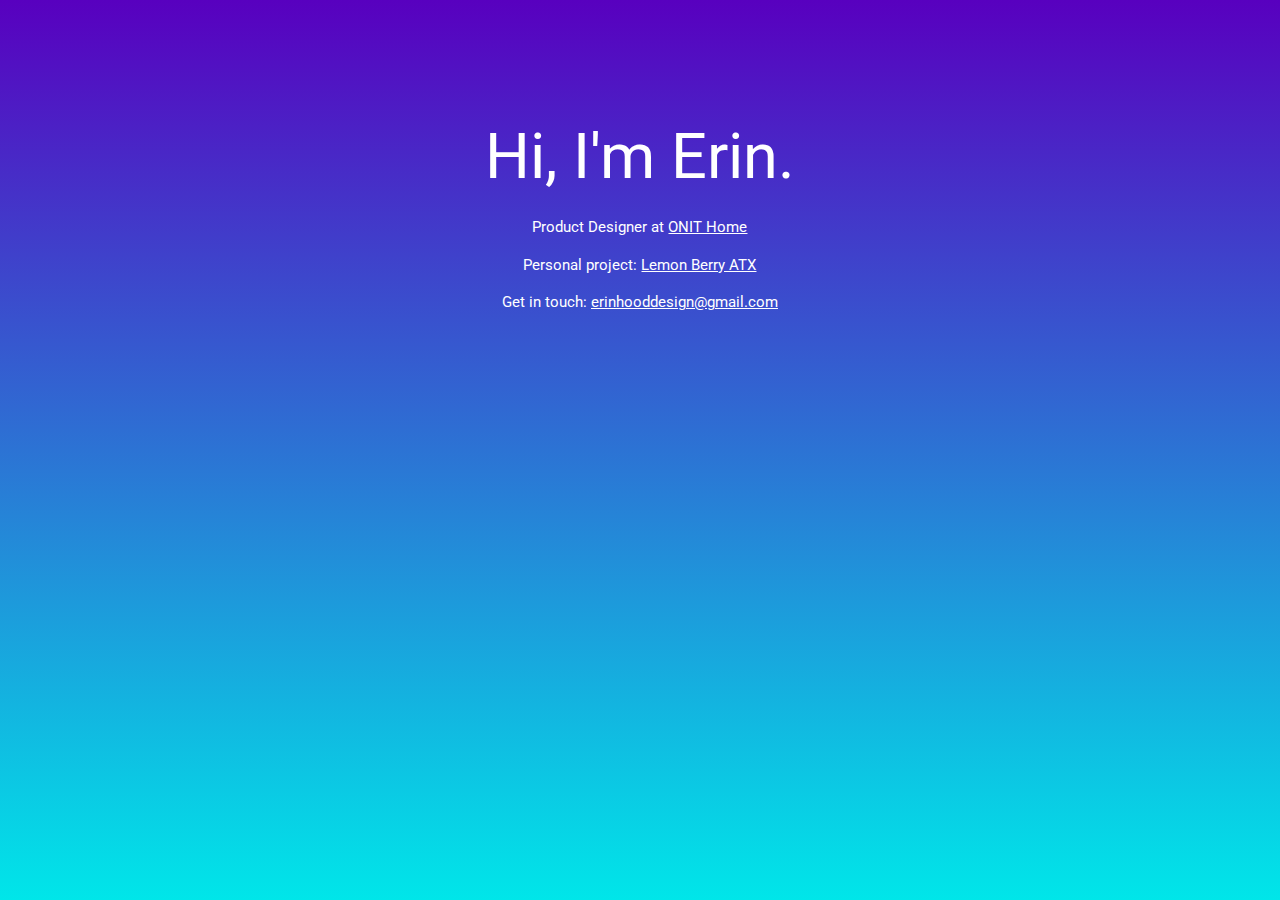
<file: index.html>
<!DOCTYPE html>
<html>
	<head>
		<!-- Compiled and minified CSS -->
		<link rel="stylesheet" href="https://cdnjs.cloudflare.com/ajax/libs/materialize/1.0.0/css/materialize.min.css">

		<!-- Compiled and minified JavaScript -->
		<script src="https://cdnjs.cloudflare.com/ajax/libs/materialize/1.0.0/js/materialize.min.js"></script>

		<!-- Material Icons -->
		<link href="https://fonts.googleapis.com/icon?family=Material+Icons" rel="stylesheet">

		<!-- Jquery -->
		<script src="https://ajax.googleapis.com/ajax/libs/jquery/3.5.1/jquery.min.js"></script>

		<!-- CSS -->
		<link rel="stylesheet" href="css/main.css">

		<!-- Font -->
		<link rel="preconnect" href="https://fonts.gstatic.com">
		<link href="https://fonts.googleapis.com/css2?family=Roboto:ital,wght@0,300;0,700;0,900;1,400&display=swap" rel="stylesheet">
	</head>
	<body>
		<section id="intro">
			<div class="container">
				<div class="row padding top-80">
					<div class="col s10 offset-s1 center">
						<h1>Hi, I'm Erin.</h1>
						<p>Product Designer at <a href="https://www.onithome.com" target="_blank" title="ONIT">ONIT Home</a></p>
						<p>Personal project: <a href="http://www.lemonberryatx.com" target="_blank" title="Lemon Berry ATX">Lemon Berry ATX</a></p>
						<p>Get in touch: <a href="mailto:erinhooddesign@gmail.com">erinhooddesign@gmail.com</a></p>
					</div>
				</div>
			</div>
		</section>
	</body>
</html>
</file>
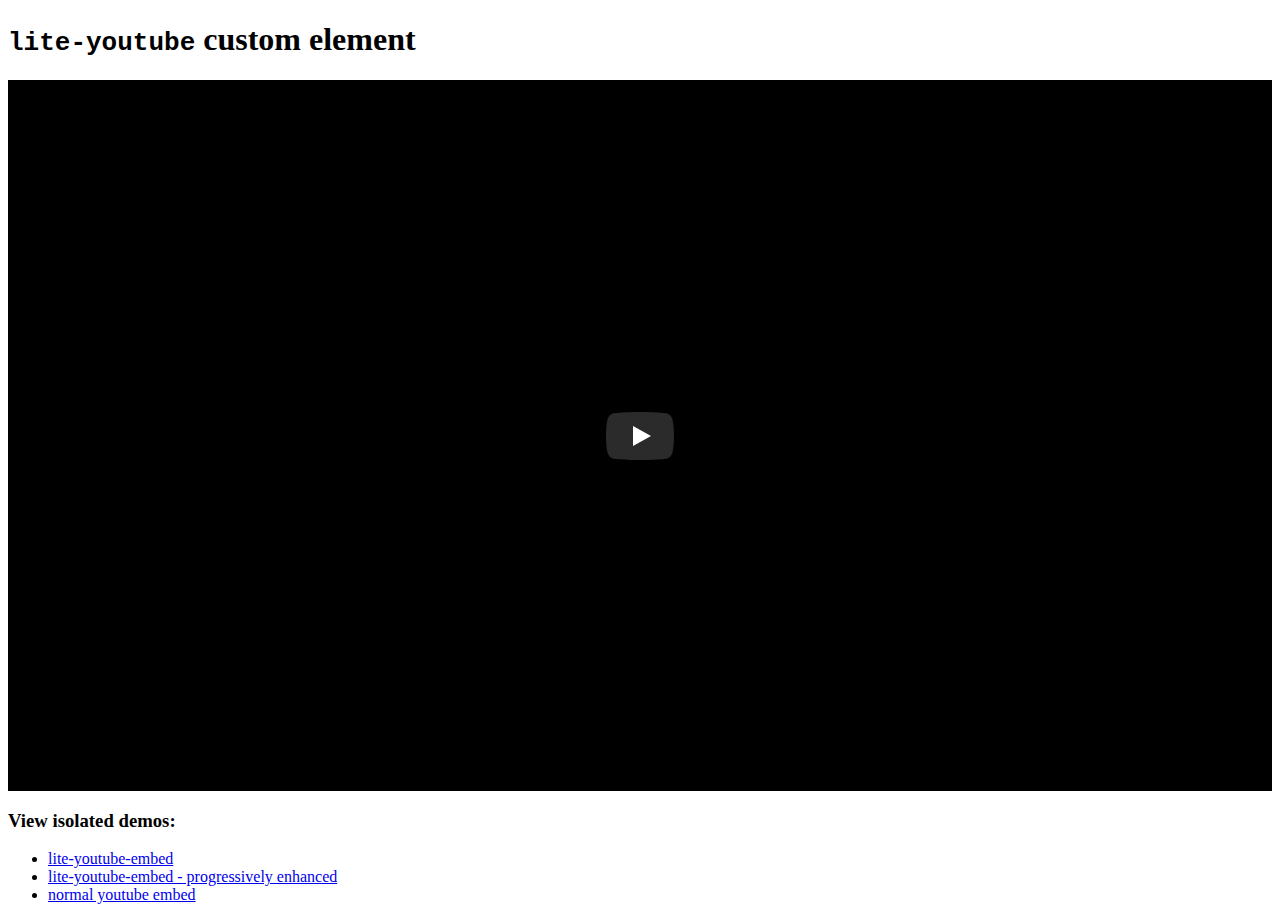
<file: plugins/lite-youtube-embed/index.html>
<!DOCTYPE html>
<html lang="en">
  <head>
    <title>lite-youtube-embed</title>
    <meta charset="utf-8" />
    <meta name="viewport" content="width=device-width, initial-scale=1" />
    <link rel="stylesheet" href="./src/lite-yt-embed.css" />
  </head>
  <body>
    <h1><code>lite-youtube</code> custom element</h1>

    <lite-youtube videoid="ogfYd705cRs"></lite-youtube>

    <script src="./src/lite-yt-embed.js"></script>

    <h3>View isolated demos:</h3>
    <ul>
      <li><a href="./variants/solo.html">lite-youtube-embed</a>
      <li><a href="./variants/pe.html">lite-youtube-embed - progressively enhanced</a>
      <li><a href="./variants/yt.html">normal youtube embed</a>
    </ul>
  </body>
</html>
</file>
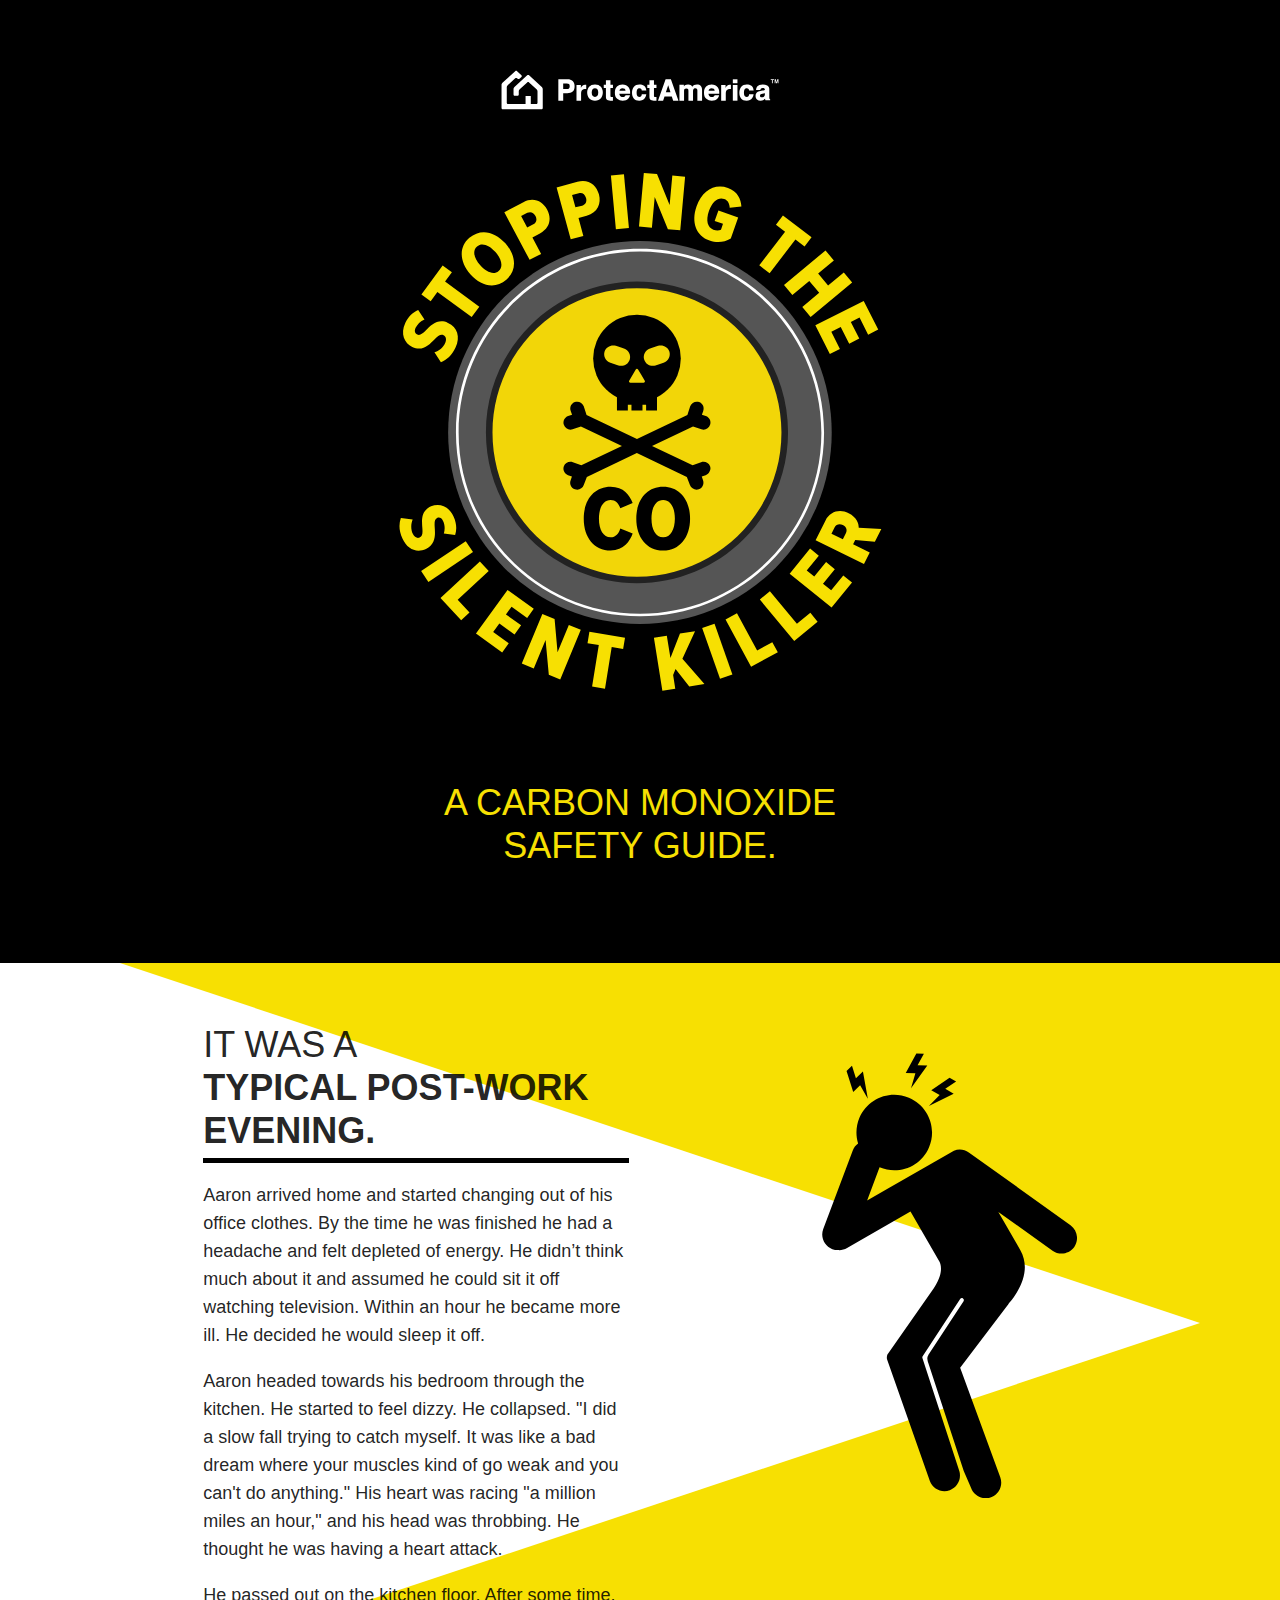
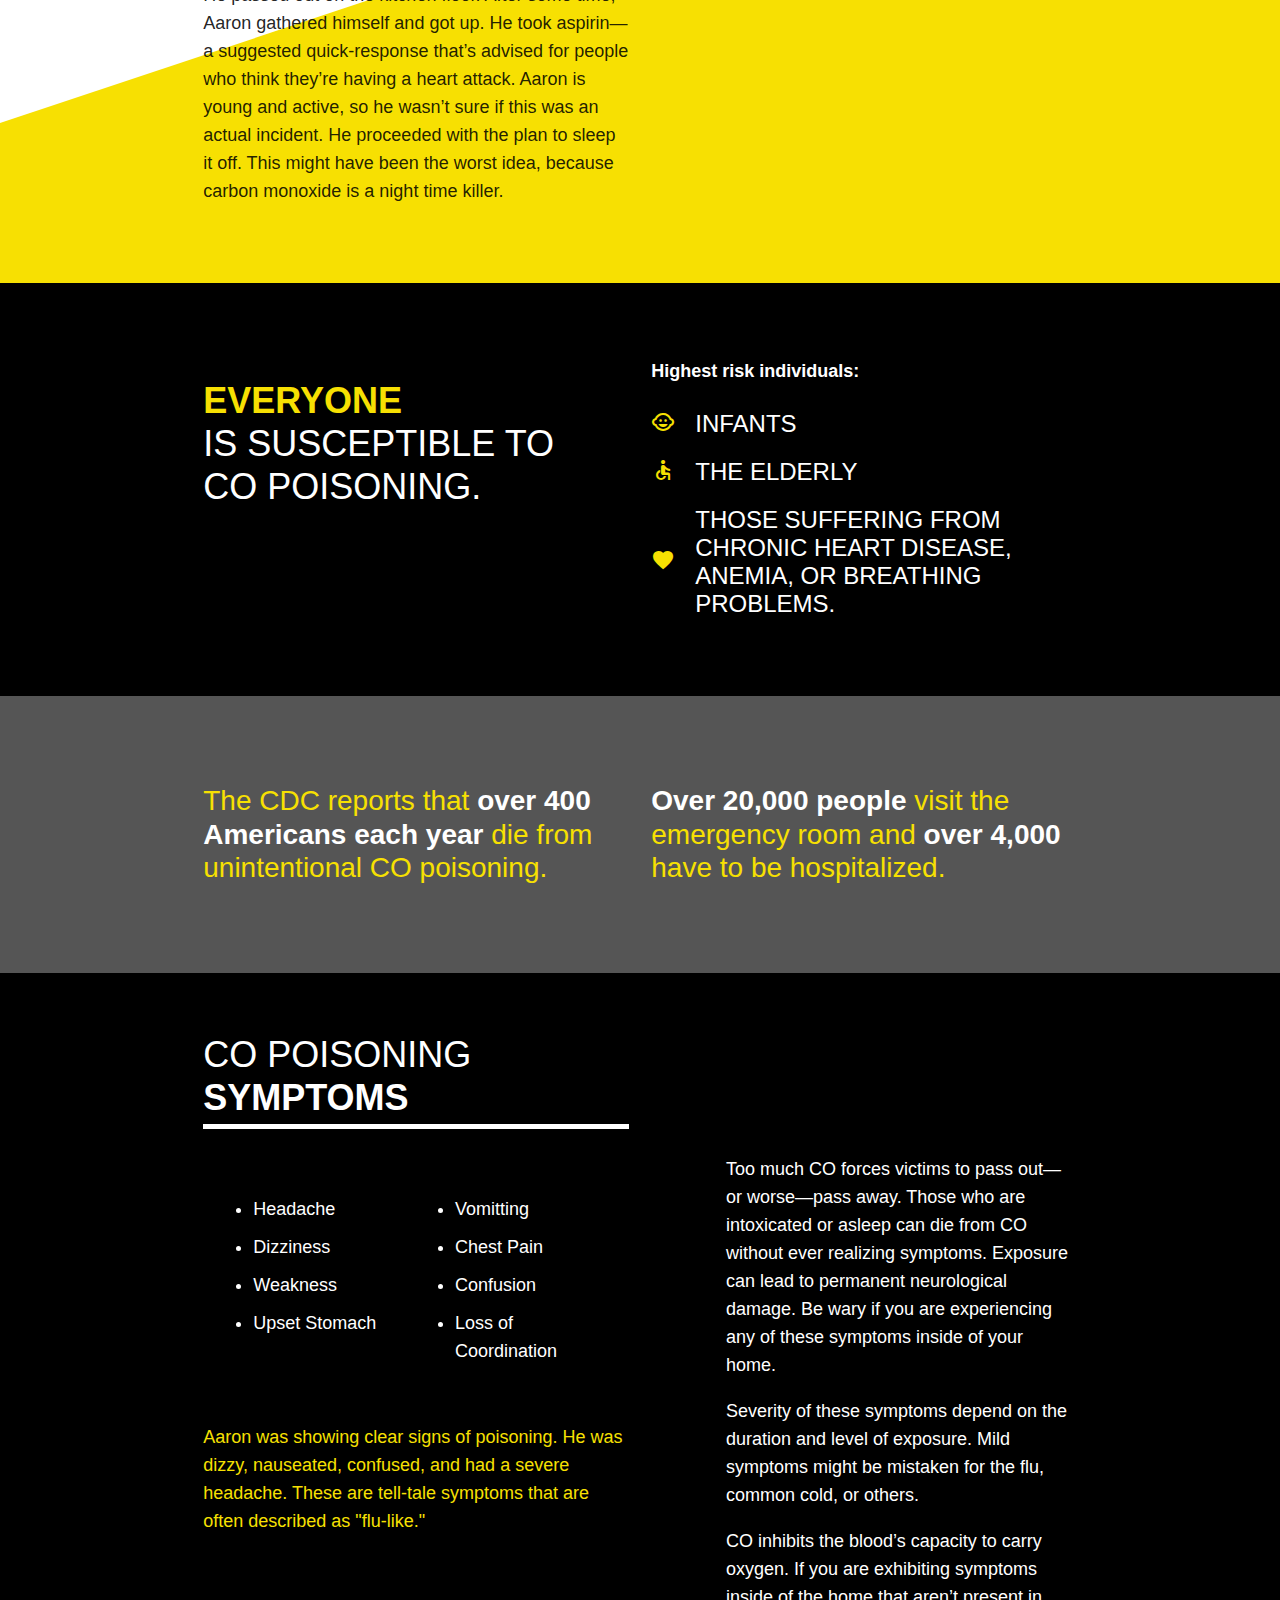
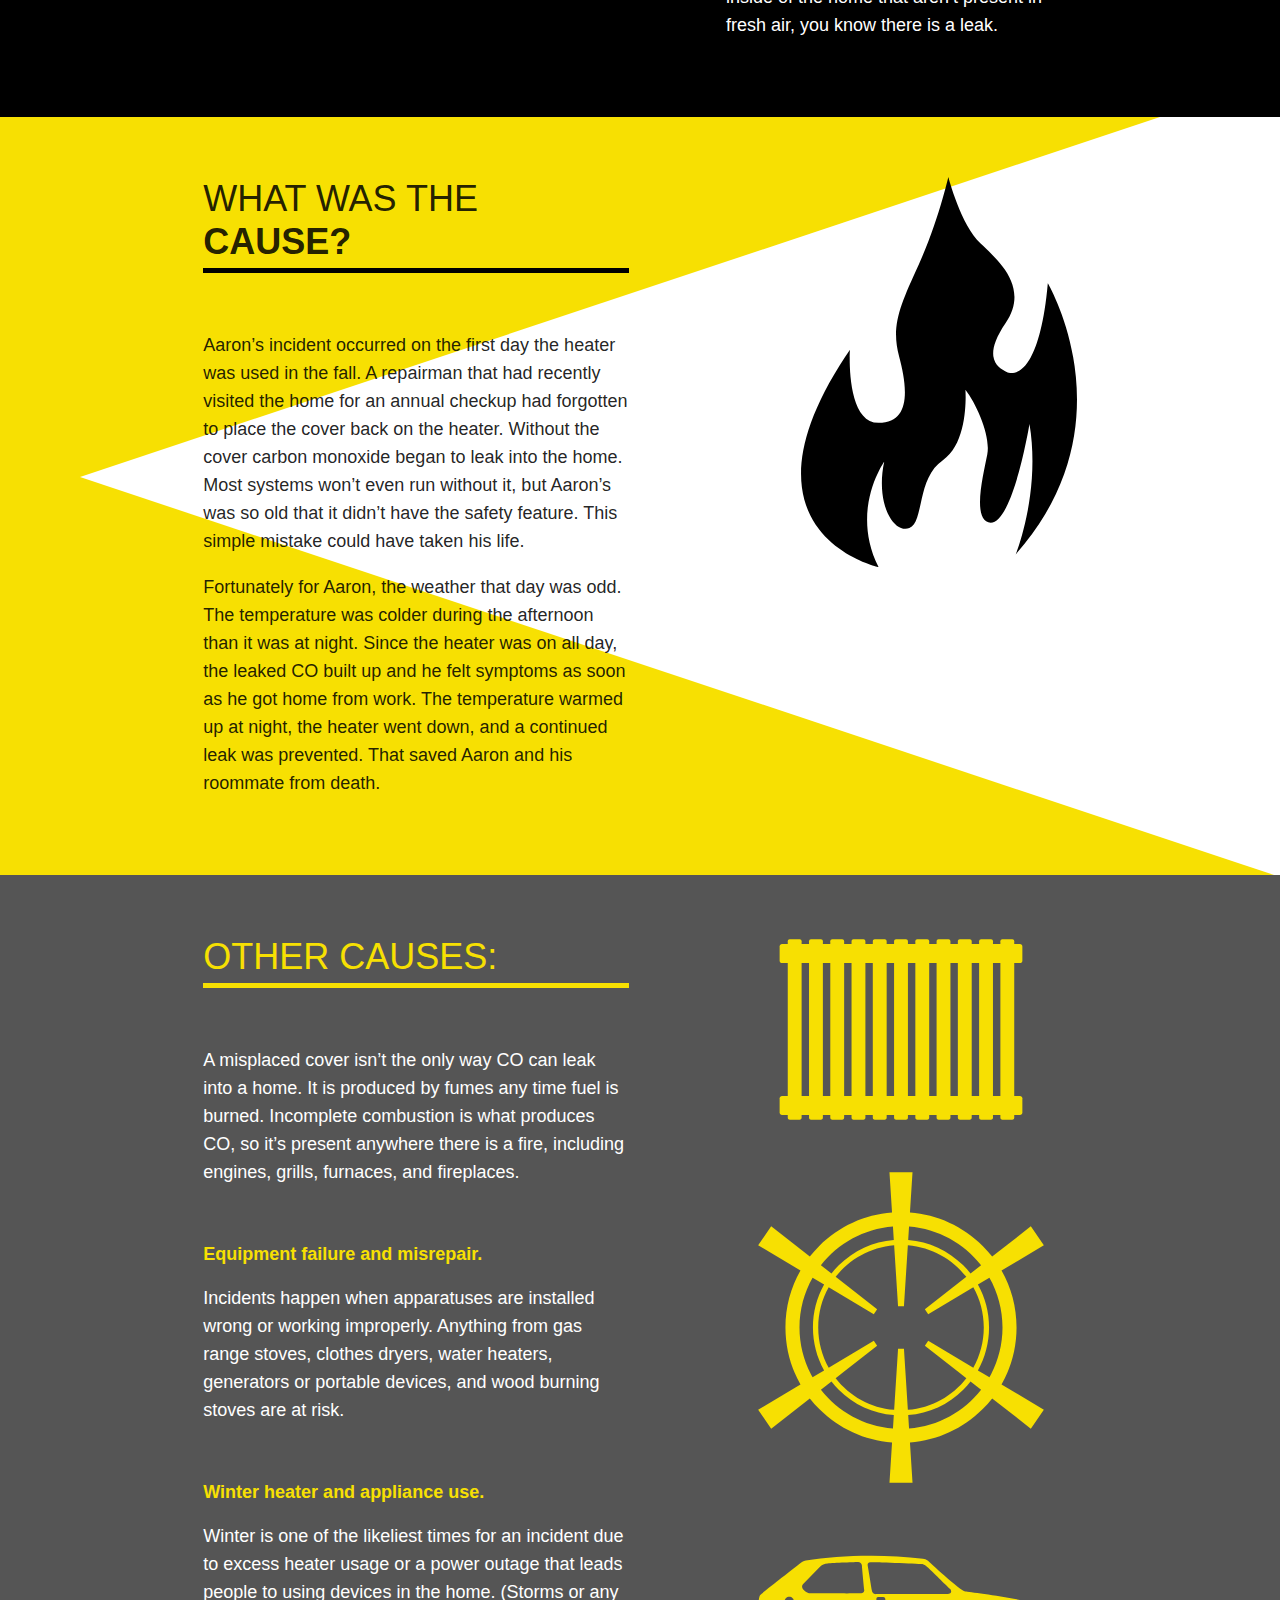
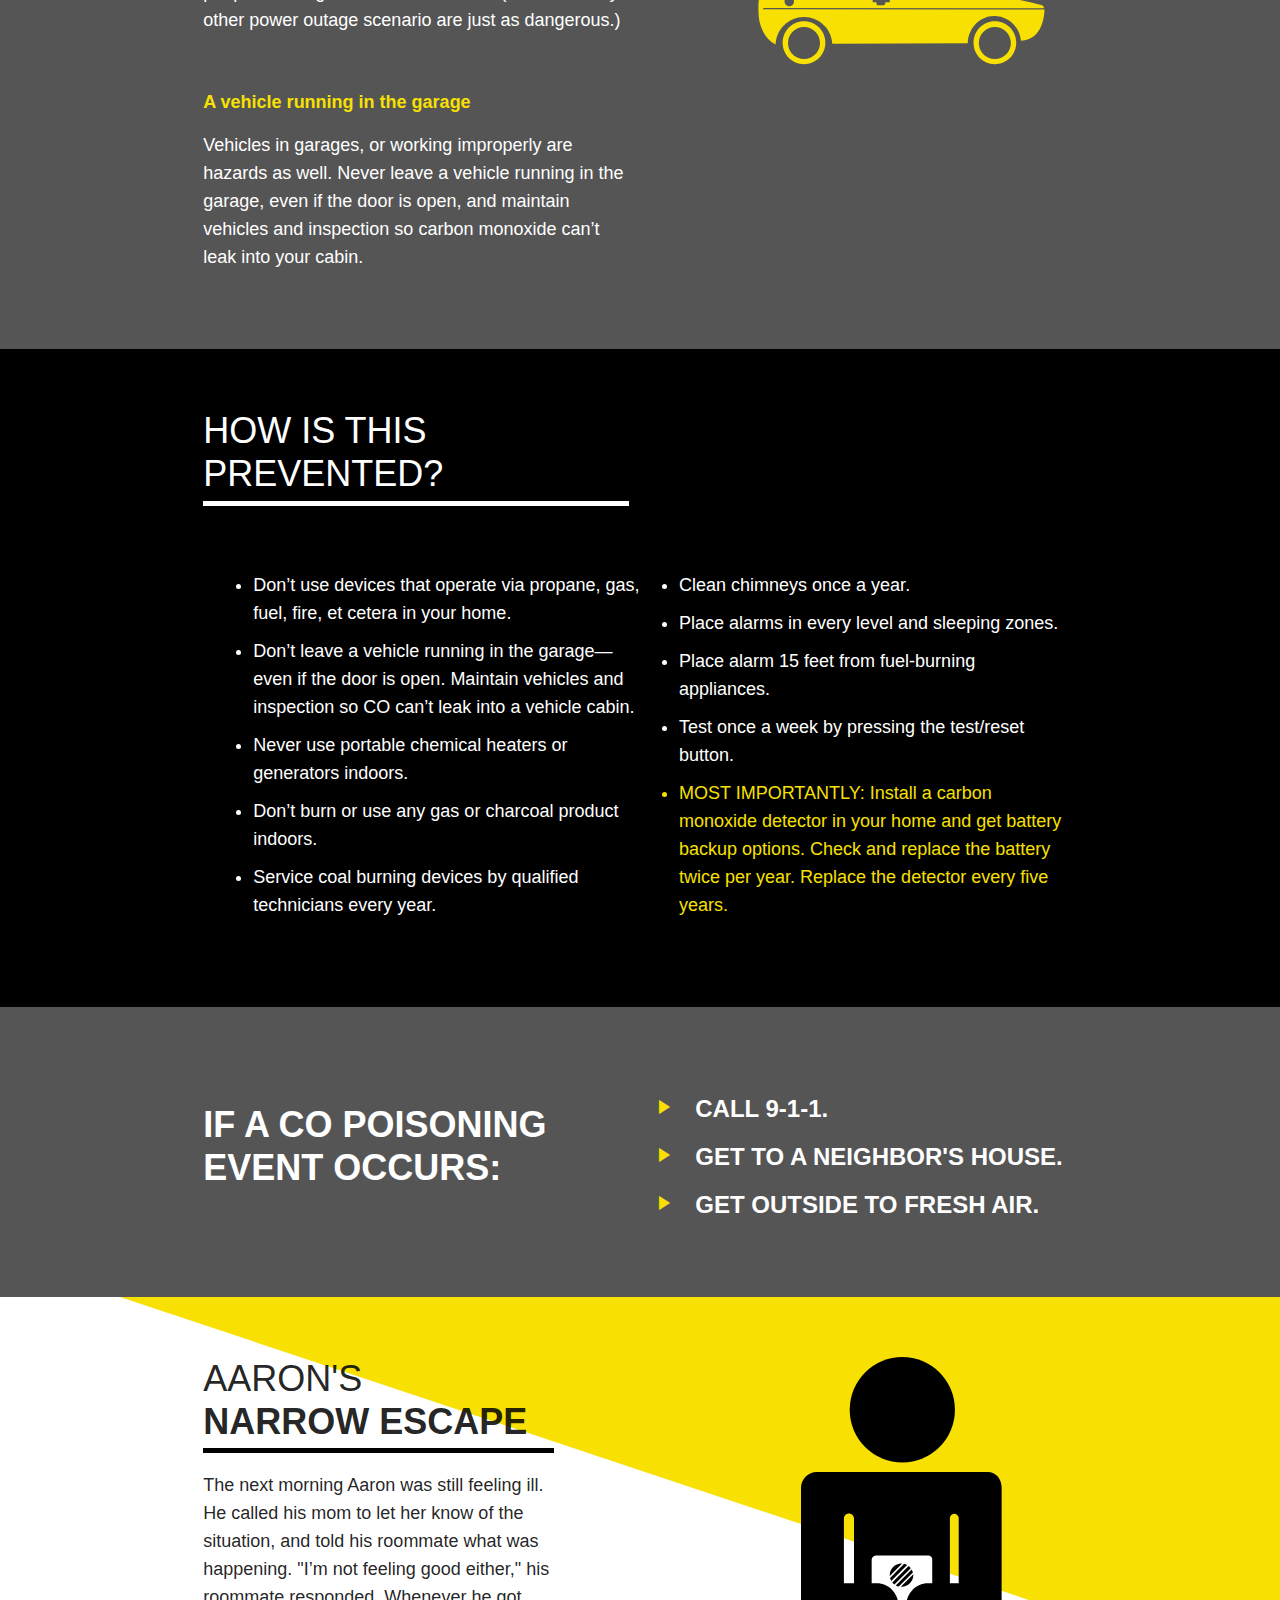
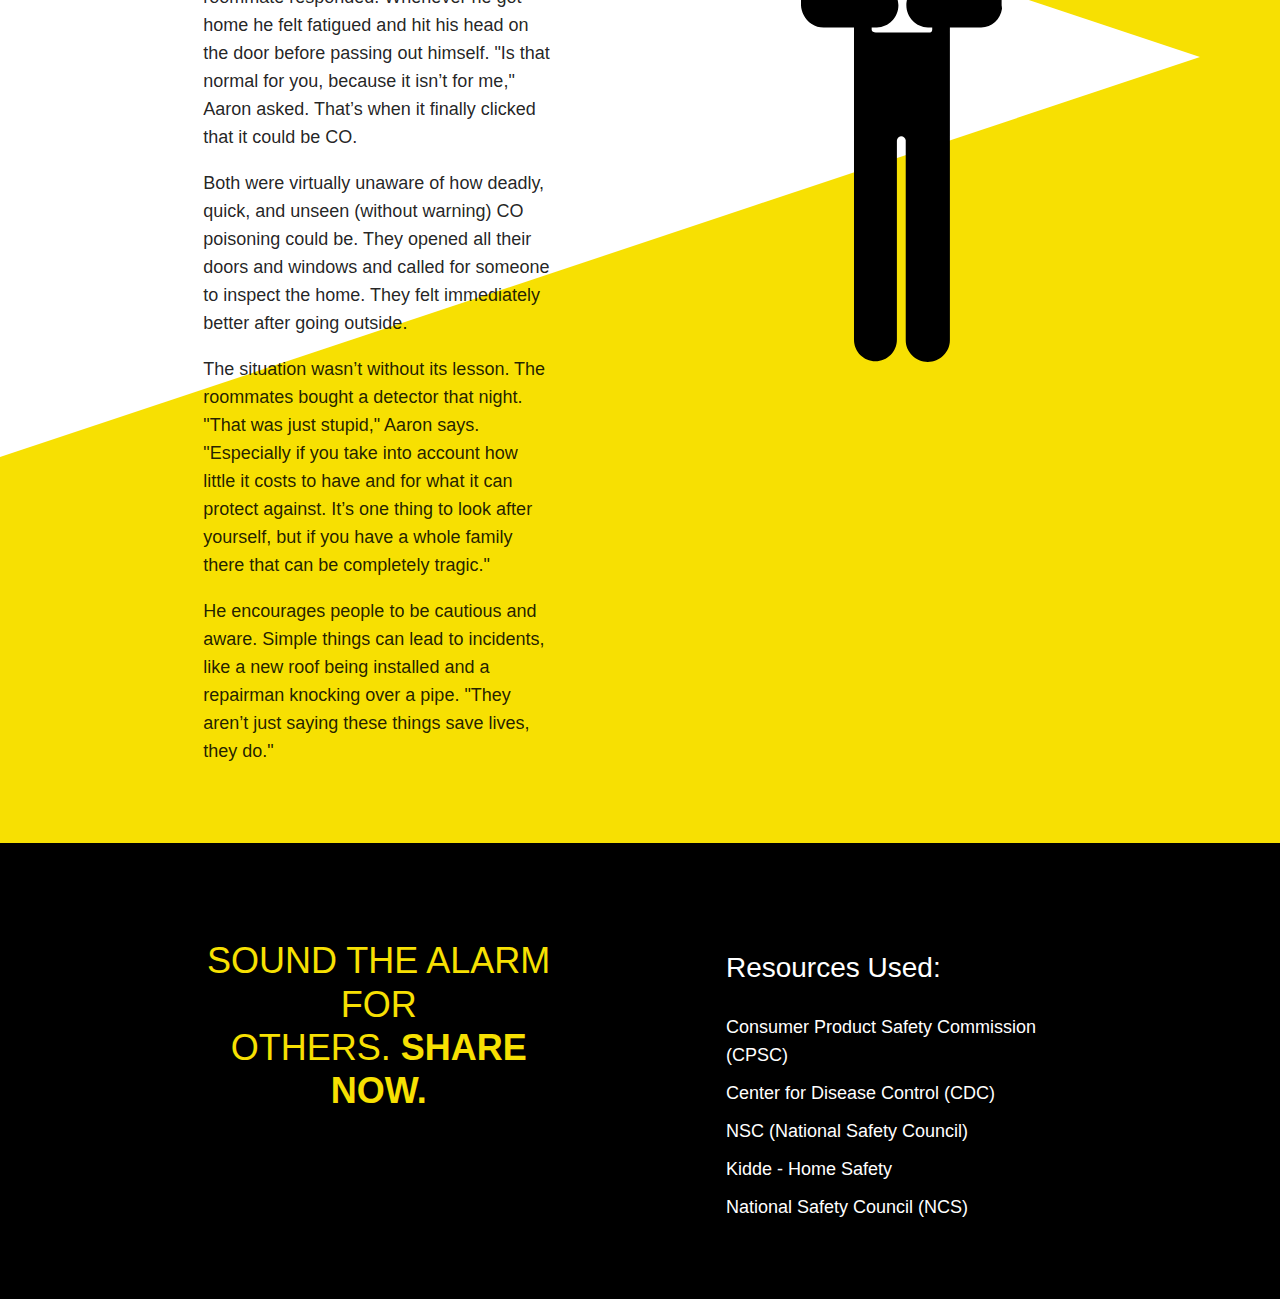
<file: carbon-monoxide.html>
<!DOCTYPE html>
<html>
	<head>
		<!-- Jquery -->
		<script src="https://ajax.googleapis.com/ajax/libs/jquery/3.5.1/jquery.min.js"></script>

		<!-- Compiled and minified CSS -->
		<link rel="stylesheet" href="https://cdnjs.cloudflare.com/ajax/libs/materialize/1.0.0/css/materialize.min.css">

		<!-- Compiled and minified JavaScript -->
		<script src="https://cdnjs.cloudflare.com/ajax/libs/materialize/1.0.0/js/materialize.min.js"></script>

		<!-- Material Icons -->
		<link href="https://fonts.googleapis.com/icon?family=Material+Icons" rel="stylesheet">

		<!-- share this -->
		<script type="text/javascript" src="https://platform-api.sharethis.com/js/sharethis.js#property=5ec749facf0d2b0012b98af5&product=inline-share-buttons" async="async"></script>

		<!-- CSS -->
		<link rel="stylesheet" href="css/common.css">
		<link rel="stylesheet" href="css/carbon-monoxide.css">

		<!--Let browser know website is optimized for mobile-->
		<meta name="viewport" content="width=device-width, initial-scale=1.0"/>

	</head>

	<body>
		<div class="row black padding top-60 bottom-60">
			<div class="container">
				<div class="row">
					<div class="col s12">
						<a href="https://www.protectamerica.com" class="logo">
							<?xml version="1.0" encoding="utf-8"?>
							<svg version="1.1" id="Layer_1" xmlns="http://www.w3.org/2000/svg" xmlns:xlink="http://www.w3.org/1999/xlink" x="0px" y="0px"
								 viewBox="0 0 325 65" style="enable-background:new 0 0 325 65;" xml:space="preserve">
							<style type="text/css">
								.st0{fill:#ffffff;}
							</style>
							<g>
								<g>
									<g>
										<g>
											<g>
												<path class="st0" d="M89.54,22.74c-1.38-1.21-3.24-1.82-5.53-1.82l-9.98,0l0,23.15l5.27,0l0-8.11l4.41,0
													c2.51,0,4.48-0.58,5.85-1.72c1.38-1.15,2.09-3.13,2.09-5.87C91.63,25.85,90.93,23.96,89.54,22.74 M79.29,25.43l3.96,0
													c1,0,1.78,0.23,2.32,0.68c0.52,0.44,0.79,1.21,0.79,2.29c0,1.08-0.27,1.88-0.8,2.36c-0.54,0.49-1.32,0.74-2.31,0.74l-3.96,0
													L79.29,25.43z"/>
												<path class="st0" d="M120.13,29.08c-1.4-1.76-3.55-2.65-6.38-2.65c-2.83,0-4.97,0.89-6.38,2.65c-1.39,1.74-2.09,3.82-2.09,6.18
													c0,2.4,0.7,4.49,2.09,6.2c1.4,1.73,3.55,2.61,6.37,2.61c2.83,0,4.97-0.88,6.38-2.61c1.39-1.71,2.09-3.8,2.09-6.2
													C122.22,32.9,121.52,30.82,120.13,29.08 M111.13,31.73c0.61-0.8,1.47-1.19,2.61-1.19c1.14,0,1.99,0.39,2.6,1.19
													c0.62,0.81,0.93,2,0.93,3.54s-0.31,2.73-0.93,3.55c-0.61,0.8-1.46,1.19-2.6,1.19c-1.14,0-2-0.39-2.61-1.2
													c-0.62-0.82-0.94-2.01-0.94-3.54C110.2,33.73,110.51,32.54,111.13,31.73"/>
												<path class="st0" d="M196.06,21.12l-0.07-0.19l-5.75,0l-8.26,23.15l5.55,0l1.53-4.64l7.89,0l1.49,4.64l5.74,0L196.06,21.12z
													 M195.52,34.97l-4.98,0l2.52-7.65L195.52,34.97z"/>
												<path class="st0" d="M248.21,33.14c-0.2-1.3-0.65-2.46-1.33-3.44c-0.76-1.12-1.73-1.96-2.9-2.48c-1.15-0.52-2.47-0.78-3.9-0.78
													c-2.43,0-4.43,0.78-5.96,2.32c-1.53,1.54-2.3,3.76-2.3,6.61c0,3.05,0.86,5.29,2.56,6.66c1.68,1.36,3.65,2.04,5.85,2.04
													c2.67,0,4.77-0.82,6.26-2.44c0.96-1.03,1.52-2.06,1.64-3.07l0.04-0.31l-4.78,0l-0.08,0.15c-0.23,0.44-0.5,0.78-0.8,1.02
													c-0.55,0.45-1.27,0.68-2.16,0.68c-0.85,0-1.58-0.19-2.17-0.56c-0.92-0.56-1.42-1.51-1.53-2.88l11.71,0l0-0.28
													C248.37,34.98,248.32,33.89,248.21,33.14 M236.78,33.32c0.17-0.83,0.5-1.51,0.99-2.02c0.54-0.55,1.32-0.83,2.31-0.83
													c0.92,0,1.7,0.27,2.31,0.8c0.55,0.47,0.88,1.16,1,2.05L236.78,33.32z"/>
												<path class="st0" d="M151.65,33.14c-0.2-1.3-0.65-2.46-1.33-3.44c-0.76-1.12-1.73-1.96-2.9-2.48c-1.15-0.52-2.47-0.78-3.9-0.78
													c-2.43,0-4.43,0.78-5.96,2.32c-1.53,1.54-2.3,3.76-2.3,6.61c0,3.05,0.86,5.29,2.56,6.66c1.68,1.36,3.65,2.04,5.85,2.04
													c2.67,0,4.77-0.82,6.26-2.44c0.96-1.03,1.52-2.06,1.64-3.07l0.04-0.31l-4.78,0l-0.08,0.15c-0.23,0.44-0.5,0.78-0.8,1.02
													c-0.55,0.45-1.27,0.68-2.16,0.68c-0.85,0-1.58-0.19-2.17-0.56c-0.92-0.56-1.42-1.51-1.53-2.88l11.71,0l0-0.28
													C151.81,34.98,151.77,33.89,151.65,33.14 M140.22,33.32c0.17-0.83,0.5-1.51,0.99-2.02c0.54-0.55,1.32-0.83,2.31-0.83
													c0.92,0,1.7,0.27,2.31,0.8c0.55,0.47,0.88,1.16,1,2.05L140.22,33.32z"/>
												<path class="st0" d="M280.68,37.35c-0.08,0.79-0.32,1.44-0.7,1.93c-0.36,0.46-0.99,0.69-1.89,0.69c-1.28,0-2.13-0.6-2.59-1.83
													c-0.26-0.68-0.4-1.61-0.4-2.75c0-1.2,0.13-2.17,0.4-2.89c0.48-1.3,1.35-1.93,2.66-1.93c0.91,0,1.56,0.28,1.98,0.85
													c0.3,0.45,0.49,0.95,0.56,1.51l0.03,0.24l4.88,0l-0.03-0.31c-0.25-2.37-1.06-4.06-2.41-5.01c-1.33-0.94-3.06-1.41-5.14-1.41
													c-2.46,0-4.41,0.81-5.81,2.41c-1.39,1.58-2.1,3.82-2.1,6.65c0,2.51,0.64,4.58,1.9,6.17c1.27,1.6,3.28,2.42,5.96,2.42
													c2.68,0,4.74-0.97,6.11-2.89c0.86-1.18,1.34-2.46,1.45-3.79l0.02-0.3l-4.87,0L280.68,37.35z"/>
												<path class="st0" d="M164.41,37.35c-0.08,0.79-0.32,1.44-0.7,1.93c-0.36,0.46-0.99,0.69-1.89,0.69c-1.28,0-2.12-0.6-2.59-1.83
													c-0.26-0.68-0.4-1.61-0.4-2.75c0-1.2,0.13-2.17,0.4-2.89c0.48-1.3,1.35-1.93,2.66-1.93c0.91,0,1.56,0.28,1.98,0.85
													c0.3,0.45,0.49,0.95,0.56,1.51l0.03,0.24l4.88,0l-0.03-0.31c-0.25-2.37-1.06-4.06-2.41-5.01c-1.33-0.94-3.06-1.41-5.14-1.41
													c-2.46,0-4.41,0.81-5.81,2.41c-1.39,1.58-2.1,3.82-2.1,6.65c0,2.51,0.64,4.58,1.9,6.17c1.27,1.6,3.28,2.42,5.96,2.42
													c2.68,0,4.74-0.97,6.11-2.89c0.86-1.18,1.34-2.46,1.45-3.79l0.02-0.3l-4.87,0L164.41,37.35z"/>
												<path class="st0" d="M303.32,42.41c-0.23-0.11-0.4-0.24-0.51-0.4c-0.06-0.09-0.17-0.33-0.2-0.98
													c-0.02-0.73-0.03-1.35-0.03-1.86l0-7.42c0-2.06-0.75-3.48-2.23-4.23c-1.42-0.72-3.05-1.08-4.87-1.08
													c-2.81,0-4.83,0.76-6.01,2.25c-0.74,0.95-1.16,2.18-1.25,3.64l-0.02,0.3l4.62,0l0.04-0.24c0.09-0.57,0.27-1.03,0.54-1.35
													c0.36-0.43,1.02-0.64,1.94-0.64c0.85,0,1.5,0.12,1.92,0.34c0.37,0.2,0.55,0.57,0.55,1.13c0,0.27-0.08,0.66-0.74,0.95
													c-0.31,0.14-0.85,0.25-1.61,0.35l-1.45,0.18c-1.68,0.21-2.97,0.57-3.85,1.07c-1.63,0.94-2.46,2.48-2.46,4.56
													c0,1.61,0.52,2.88,1.54,3.77c1.01,0.88,2.3,1.32,3.84,1.32c1.2,0,2.29-0.28,3.25-0.83c0.61-0.35,1.17-0.77,1.67-1.24
													c0.02,0.14,0.04,0.28,0.06,0.41c0.05,0.3,0.15,0.63,0.28,0.98l0.07,0.18l5.08,0v-1.08L303.32,42.41z M297.8,35.9v1.09
													c-0.03,1.31-0.4,2.22-1.09,2.7c-0.73,0.5-1.53,0.75-2.4,0.75c-0.52,0-0.95-0.14-1.31-0.42c-0.34-0.27-0.5-0.71-0.5-1.35
													c0-0.71,0.28-1.22,0.86-1.55c0.36-0.21,0.99-0.39,1.86-0.55l0.96-0.18c0.5-0.09,0.89-0.19,1.18-0.3
													C297.5,36.04,297.65,35.97,297.8,35.9"/>
												<g>
													<rect x="263.06" y="27.06" class="st0" width="5.01" height="17.01"/>
													<rect x="263.06" y="20.93" class="st0" width="5.01" height="4.22"/>
												</g>
												<path class="st0" d="M180.34,30.41v-3.65l-2.71,0v-4.69l-4.9,0v4.69l-2.33,0l0,3.65l2.33,0l0,9.98c0,1.11,0.28,1.96,0.82,2.51
													c0.75,0.79,2.04,1.17,3.92,1.17c0.17,0,0.33,0,0.51,0l2.35,0v-3.56v-0.39v0h-1.52c-0.66,0-1.19-0.53-1.19-1.19v-0.99h0l0-7.54
													L180.34,30.41z"/>
												<path class="st0" d="M133.19,30.41v-3.65l-2.71,0v-4.69l-4.9,0v4.69l-2.33,0l0,3.65l2.33,0l0,9.98c0,1.11,0.28,1.96,0.82,2.51
													c0.75,0.79,2.04,1.17,3.92,1.17c0.17,0,0.33,0,0.51,0l2.35,0v-3.56v-0.39v0h-1.52c-0.66,0-1.19-0.53-1.19-1.19v-0.99h0v-7.54
													L133.19,30.41z"/>
												<path class="st0" d="M102.93,26.76c-2.03,0-3.95,1.53-4.48,3.48l0-3.18l-4.75,0l0,17.01l4.98,0l0-7.67
													c0-1.28,0.16-2.24,0.47-2.83c0.55-1.05,1.63-2.16,3.28-2.16c0.13,0,1.82,0,1.82,0l0-4.65
													C104.25,26.76,103.02,26.76,102.93,26.76z"/>
												<path class="st0" d="M229.75,33.27c0-1.09-0.05-1.94-0.16-2.52c-0.17-0.89-0.51-1.65-1.01-2.27c-0.61-0.75-1.3-1.28-2.06-1.59
													c-0.75-0.3-1.52-0.45-2.28-0.45c-1.14,0-2.2,0.24-3.14,0.72c-0.75,0.41-1.4,1.01-1.95,1.81c-0.33-0.64-0.77-1.19-1.31-1.63
													c-0.83-0.59-1.93-0.9-3.26-0.9c-1.41,0-2.57,0.35-3.47,1.04c-0.35,0.27-0.7,0.64-1.07,1.13v-1.85l-4.82,0l0,17.32l5.01,0V33.74
													c0-0.86,0.11-1.5,0.32-1.92c0.38-0.71,1.11-1.06,2.25-1.06c0.96,0,1.58,0.34,1.89,1.04c0.19,0.41,0.28,1.1,0.28,2.04v10.23
													l4.97,0V33.85c0-0.7,0.11-1.31,0.33-1.79c0.41-0.9,1.14-1.33,2.23-1.33c0.93,0,1.55,0.33,1.88,1c0.18,0.37,0.28,0.85,0.28,1.43
													v0.16v10.75l5.08,0l0-10.75h0L229.75,33.27z"/>
												<path class="st0" d="M259.67,26.76c-2.03,0-3.95,1.53-4.48,3.48l0-3.18l-4.75,0l0,17.01l4.98,0V36.4
													c0-1.28,0.16-2.24,0.47-2.83c0.55-1.05,1.63-2.16,3.28-2.16c0.13,0,1.82,0,1.82,0v-4.65
													C260.99,26.76,259.76,26.76,259.67,26.76z"/>
											</g>
											<g>
												<path class="st0" d="M307.6,20.93v0.75h-1.27v3.5h-0.89v-3.5h-1.28v-0.75H307.6z"/>
												<polygon class="st0" points="311.67,20.93 311.22,20.93 310.45,24.27 309.68,20.93 309.21,20.93 308.39,20.93 308.39,25.18
													309.21,25.18 309.21,22.3 309.21,21.86 310.01,25.18 310.87,25.18 311.67,21.86 311.67,22.3 311.67,25.18 312.5,25.18
													312.5,20.93 					"/>
											</g>
										</g>
									</g>
								</g>
								<path class="st0" d="M56.12,29.3L42.33,16.65c-0.56-0.51-1.47-0.51-2.03,0L26.51,29.3c-0.56,0.51-1.02,1.55-1.02,2.31v5.77
									c0,0.76,0.62,1.38,1.38,1.38h2.91c0.76,0,1.38-0.62,1.38-1.38V34.1c0-0.76,0.46-1.8,1.02-2.31l8.12-7.45
									c0.56-0.51,1.47-0.51,2.03,0l8.12,7.45c0.56,0.51,1.02,1.55,1.02,2.31v12.12c0,0.76-0.62,1.38-1.38,1.38h-5.89v-8.51h-5.67v8.51
									H19.55c-0.76,0-1.38-0.62-1.38-1.38V29.57c0-0.76,0.46-1.8,1.02-2.31l8.12-7.45c0.56-0.51,1.47-0.51,2.03,0l0.55,0.51
									c0.56,0.51,1.47,0.51,2.03-0.01l2.14-2c0.55-0.52,0.55-1.36-0.01-1.87l-4.71-4.32c-0.56-0.51-1.47-0.51-2.03,0L13.52,24.76
									c-0.56,0.51-1.02,1.55-1.02,2.31V51.9c0,0.76,0.62,1.38,1.38,1.38h41.88c0.76,0,1.38-0.62,1.38-1.38V31.61
									C57.14,30.85,56.68,29.81,56.12,29.3z"/>
							</g>
							</svg>
						</a>
						<img src="images/carbon-monoxide/title.svg" class="responsive-img center" />
						<p class="co-yellow-text center h1-heading">
							A Carbon Monoxide
							<br>
							Safety Guide.
						</p>
					</div>
				</div>
			</div>
		</div>

		<div class="row co-yellow padding top-60 bottom-60">
			<div class="left-triangle"></div>
			<div class="container">
				<div class="row">
					<div class="col l4 push-l8 m4 offset-m4 s4 offset-s4">
						<img src="images/carbon-monoxide/co-1.svg" class="responsive-img center" />
					</div>
					<div class="col l6 pull-l4 m8 offset-m2 s12">
						<p class="h1-heading no-margin">It was a
							<br>
							<span class="bold underline">typical post-work evening.</span>
						</p>
						<hr class=" black" />
						<p>
							Aaron arrived home and started changing out of his office clothes. By the time he was finished he had a headache and felt depleted of energy. He didn’t think much about it and assumed he could sit it off watching television. Within an hour he became more ill. He decided he would sleep it off.
						</p>
						<p>
							Aaron headed towards his bedroom through the kitchen. He started to feel dizzy. He collapsed. "I did a slow fall trying to catch myself. It was like a bad dream where your muscles kind of go weak and you can't do anything." His heart was racing "a million miles an hour," and his head was throbbing. He thought he was having a heart attack.
						</p>
						<p>
							He passed out on the kitchen floor. After some time,  Aaron gathered himself and got up. He took aspirin—a suggested quick-response that’s advised for people who think they’re having a heart attack. Aaron is young and active, so he wasn’t sure if this was an actual incident. He proceeded with the plan to sleep it off. This might have been the worst idea, because carbon monoxide is a night time killer.
						</p>
					</div>
				</div>
			</div>
		</div>

		<div class="row black padding top-60 bottom-60">
			<div class="container">
				<div class="row">
					<div class="col l5 m8 offset-m2 s12">
						<p class="h1-heading white-text">
							<span class="co-yellow-text bold">Everyone</span>
							<br>
							is susceptible to
							CO poisoning.
						</p>
					</div>
					<div class="col l6 offset-l1 m8 offset-m2 s12">
						<p class="h3-heading white-text">
							Highest risk individuals:
						</p>
						<ul class="white-text icon-list">
							<li class="valign-wrapper"><i class="material-icons co-yellow-text">child_care</i><p>Infants</p></li>
							<li class="valign-wrapper"><i class="material-icons co-yellow-text">accessible</i><p>The elderly</p></li>
							<li class="valign-wrapper"><i class="material-icons co-yellow-text">favorite</i><p>Those suffering from chronic heart disease, anemia, or breathing problems.</p></li>
						</ul>
					</div>
				</div>
			</div>
		</div>

		<div class="row co-grey padding top-60 bottom-60">
			<div class="container">
				<div class="row">
					<div class="col l6 m8 offset-m2 s12">
						<p class="h2-heading co-yellow-text">
							The CDC reports that <span class="bold white-text">over 400 Americans each year</span> die from unintentional CO poisoning.
						</p>
					</div>
					<div class="col l6 m8 offset-m2 s12">
						<p class="h2-heading co-yellow-text">
							<span class="bold white-text">Over 20,000 people</span> visit the emergency room and <span class="bold white-text">over 4,000</span> have to be hospitalized.
						</p>
					</div>
				</div>
			</div>
		</div>

		<div class="row black padding top-60 bottom-60">
			<div class="container">
				<div class="row">
					<div class="col l6 m8 offset-m2 s12">
						<p class="h1-heading white-text no-margin">
							CO Poisoning</br>
							<span class="bold">Symptoms</span>
						</p>
						<hr class="white" />
					</div>
				</div>
				<div class="row">
					<div class="col l6 m8 offset-m2 s12">
						<ul class="two-column white-text browser-default padding top-40">
							<li>Headache</li>
							<li>Dizziness</li>
							<li>Weakness</li>
							<li>Upset Stomach</li>
							<li>Vomitting</li>
							<li>Chest Pain</li>
							<li>Confusion</li>
							<li>Loss of Coordination</li>
						</ul>
						<p class="co-yellow-text padding top-40">
							Aaron was showing clear signs of poisoning. He was dizzy, nauseated, confused, and had a severe headache. These are tell-tale symptoms that are often described as "flu-like."
						</p>
					</div>
					<div class="col l5 offset-l1 m8 offset-m2 s12">
						<p class="white-text">
							Too much CO forces victims to pass out—or worse—pass away. Those who are intoxicated or asleep can die from CO without ever realizing symptoms. Exposure can lead to permanent neurological damage. Be wary if you are experiencing any of these symptoms inside of your home.
						</p>
						<p class="white-text">
							Severity of these symptoms depend on the duration and level of exposure. Mild symptoms might be mistaken for the flu, common cold, or others.
						</p>
						<p class="white-text">
							CO inhibits the blood’s capacity to carry oxygen. If you are exhibiting symptoms inside of the home that aren’t present in fresh air, you know there is a leak.
						</p>
					</div>
				</div>
			</div>
		</div>

		<div class="row co-yellow padding top-60 bottom-60">
			<div class="right-triangle"></div>
			<div class="container">
				<div class="row">
					<div class="col l4 push-l8 m4 offset-m4 s4 offset-s4">
						<img class="responsive-img" src="images/carbon-monoxide/co-2.svg" />
					</div>
					<div class="col l6 pull-l4 m8 offset-m2 s12 padding l-top-0 m-top-60 s-top-40">
						<p class="h1-heading no-margin">What was the
							<span class="bold">cause?</span>
						</p>
						<hr class="black" />
						<p class="padding top-40">
							Aaron’s incident occurred on the first day the heater was used in the fall. A repairman that had recently visited the home for an annual checkup had forgotten to place the cover back on the heater. Without the cover carbon monoxide began to leak into the home. Most systems won’t even run without it, but Aaron’s was so old that it didn’t have the safety feature. This simple mistake could have taken his life.
						</p>
						<p>
							Fortunately for Aaron, the weather that day was odd. The temperature was colder during the afternoon than it was at night. Since the heater was on all day, the leaked CO built up and he felt symptoms as soon as he got home from work. The temperature warmed up at night, the heater went down, and a continued leak was prevented. That saved Aaron and his roommate from death.
						</p>
					</div>
				</div>
			</div>
		</div>

		<div class="row co-grey padding top-60 bottom-60">
			<div class="container">
				<div class="row">
					<div class="col l6 m8 offset-m2 s12">
						<p class="h1-heading co-yellow-text no-margin">
							Other causes:
						</p>
						<hr class="co-yellow" />

						<p class="white-text padding top-40">
							A misplaced cover isn’t the only way CO can leak into a home. It is produced by fumes any time fuel is burned. Incomplete combustion is what produces CO, so it’s present anywhere there is a fire, including engines, grills, furnaces, and fireplaces.
						</p>
						<p class="h3-heading co-yellow-text padding top-40">
							Equipment failure and misrepair.
						</p>
						<p class="white-text">
							Incidents happen when apparatuses are installed wrong or working improperly. Anything from gas range stoves, clothes dryers, water heaters, generators or portable devices, and wood burning stoves are at risk.
						</p>
						<p class="h3-heading co-yellow-text padding top-40">
							Winter heater and appliance use.
						</p>
						<p class="white-text">
							Winter is one of the likeliest times for an incident due to excess heater usage or a power outage that leads people to using devices in the home. (Storms or any other power outage scenario are just as dangerous.)
						</p>
						<p class="h3-heading co-yellow-text padding top-40">
							A vehicle running in the garage
						</p>
						<p class="white-text">
							Vehicles in garages, or working improperly are hazards as well. Never leave a vehicle running in the garage, even if the door is open, and maintain vehicles and inspection so carbon monoxide can’t leak into your cabin.
						</p>
					</div>
					<div class="col l5 offset-l1 hide-on-med-and-down">
						<img src="images/carbon-monoxide/heater.svg" alt="" class="causes one" />
						<img src="images/carbon-monoxide/stove.svg" alt="" class="causes two margin top-40" />
						<img src="images/carbon-monoxide/car.svg" alt="" class="causes three margin top-40" />
					</div>
				</div>
			</div>
		</div>

		<div class="row black padding top-60 bottom-60">
			<div class="container">
				<div class="row">
					<div class="col l6 m8 offset-m2 s12">
						<p class="white-text h1-heading no-margin">
							How is this prevented?
						</p>
						<hr class="white" />
					</div>
				</div>
				<div class="row padding top-40">
					<div class="col s12">
						<ul class="browser-default white-text two-column">
							<li>Don’t use devices that operate via propane, gas, fuel, fire, et cetera in your home.</li>
							<li>Don’t leave a vehicle running in the garage—even if the door is open. Maintain vehicles and inspection so CO can’t leak into a vehicle cabin.</li>
							<li>Never use portable chemical heaters or generators indoors.</li>
							<li>Don’t burn or use any gas or charcoal product indoors.</li>
							<li>Service coal burning devices by qualified technicians every year.</li>
							<li>Clean chimneys once a year.</li>
							<li>Place alarms in every level and sleeping zones.</li>
							<li>Place alarm 15 feet from fuel-burning appliances.</li>
							<li>Test once a week by pressing the test/reset button.</li>
							<li class="co-yellow-text">MOST IMPORTANTLY: Install a carbon monoxide detector in your home and get battery backup options. Check and replace the battery twice per year. Replace the detector every five years.</li>
						</ul>
					</div>
				</div>
			</div>
		</div>

		<div class="row co-grey padding top-60 bottom-60">
			<div class="container">
				<div class="row">
					<div class="col l5 m8 offset-m2 s12">
						<p class="h1-heading white-text bold">
							if a CO poisoning event occurs:
						</p>
					</div>
					<div class="col l6 offset-l1 m8 offset-m2 s12">
						<ul class="h3-heading white-text icon-list">
							<li class="valign-wrapper"><i class="material-icons co-yellow-text">play_arrow</i><p>Call 9-1-1.</p></li>
							<li class="valign-wrapper"><i class="material-icons co-yellow-text">play_arrow</i><p>Get to a neighbor's house.</p></li>
							<li class="valign-wrapper"><i class="material-icons co-yellow-text">play_arrow</i><p>Get outside to fresh air.</p></li>
						</ul>
					</div>
				</div>
			</div>
		</div>

		<div class="row co-yellow padding top-60 bottom-60">
			<div class="left-triangle"></div>
			<div class="container">
				<div class="row">
					<div class="col l3 push-l8 m4 offset-m4 s4 offset-s4">
						<img class="responsive-img" src="images/carbon-monoxide/co-3.svg" />
					</div>
					<div class="col l5 pull-l3 m8 offset-m2 s12">
						<p class="h1-heading no-margin">Aaron's<br/>
							<span class="bold">narrow escape</span>
						</p>
						<hr class="black" />
						<p>
							The next morning Aaron was still feeling ill. He called his mom to let her know of the situation, and told his roommate what was happening. "I’m not feeling good either," his roommate responded. Whenever he got home he felt fatigued and hit his head on the door before passing out himself. "Is that normal for you, because it isn’t for me," Aaron asked. That’s when it finally clicked that it could be CO.
						</p>
						<p>
							Both were virtually unaware of how deadly, quick, and unseen (without warning) CO poisoning could be. They opened all their doors and windows and called for someone to inspect the home. They felt immediately better after going outside.
						</p>
						<p>
						The situation wasn’t without its lesson. The roommates bought a detector that night. "That was just stupid," Aaron says. "Especially if you take into account how little it costs to have and for what it can protect against. It’s one thing to look after yourself, but if you have a whole family there that can be completely tragic."
						</p>
						<p>
						He encourages people to be cautious and aware. Simple things can lead to incidents, like a new roof being installed and a repairman knocking over a pipe. "They aren’t just saying these things save lives, they do."
						</p>
					</div>
				</div>
			</div>
		</div>

		<div class="row black padding top-60 bottom-60">
			<div class="container">
				<div class="row">
					<div class="col l5 m8 offset-m2 s112">
						<p class="h1-heading co-yellow-text center">
							Sound the Alarm for others.&nbsp;<br class="hide-on-med-and-up" /><span class="bold">Share now.</span>
						</p>
						<div class="sharethis-inline-share-buttons"></div>
					</div>
					<div class="col l5 offset-l2 m8 offset-m2 s12 padding s-top-20 s-center">
						<p class="white-text h2-heading">
							Resources Used:
						</p>
						<ul>
							<li><a href="http://www.cpsc.gov/en/Safety-Education/Safety-Education-Centers/Carbon-Monoxide-Information-Center/Protect-Your-Family-from-Carbon-Monoxide-Poisoning--/">Consumer Product Safety Commission (CPSC)</a></li>
							<li><a href="http://www.cdc.gov/co/faqs.htm">Center for Disease Control (CDC)</a></li>
							<li><a href="http://www.nsc.org/learn/safety-knowledge/Pages/carbon-monoxide.aspx">NSC (National Safety Council)</a></li>
							<li><a href="http://www.kidde.com/home-safety/en/us/co-safety/carbon-monoxide-alarm-faqs/">Kidde - Home Safety</a></li>
							<li><a href="http://www.nsc.org/learn/safety-knowledge/Pages/carbon-monoxide.aspx">National Safety Council (NCS)</a></li>
						</ul>
					</div>
				</div>
			</div>
		</div>
	</body>
</html>
</file>
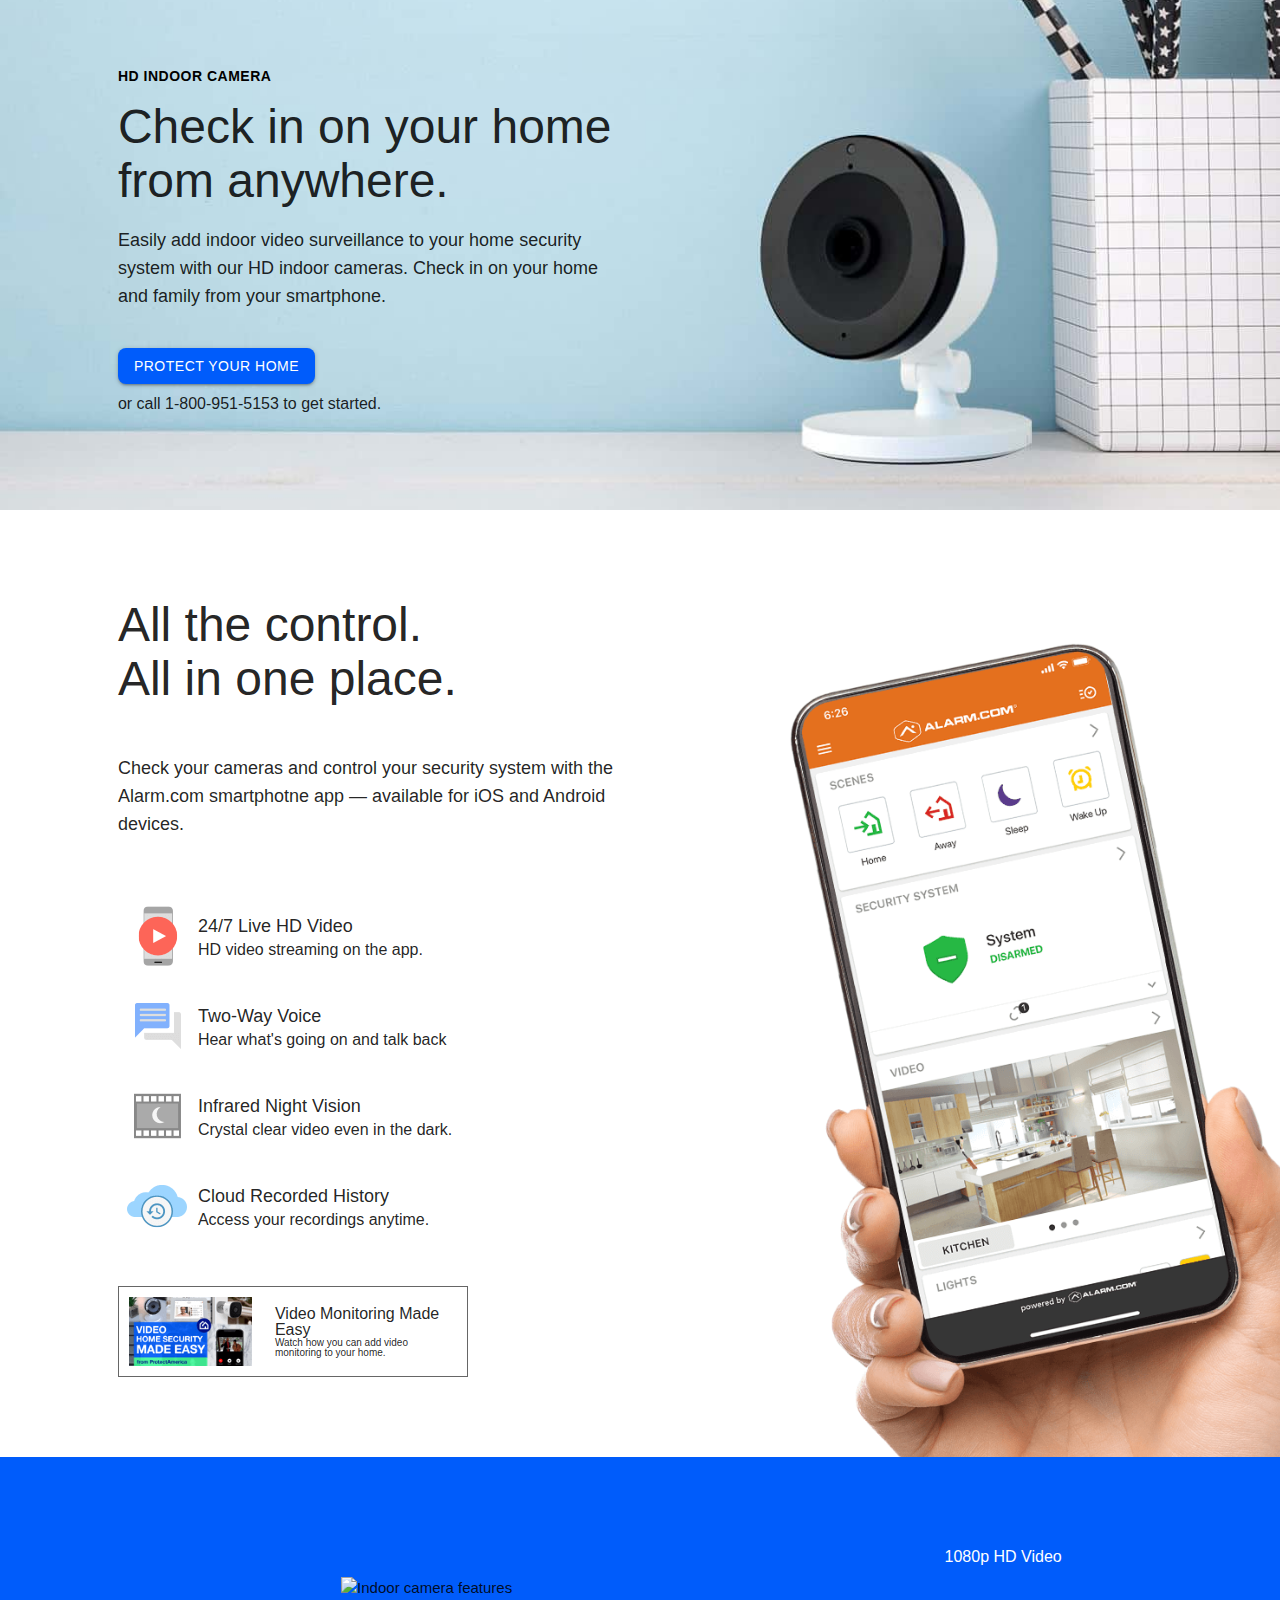
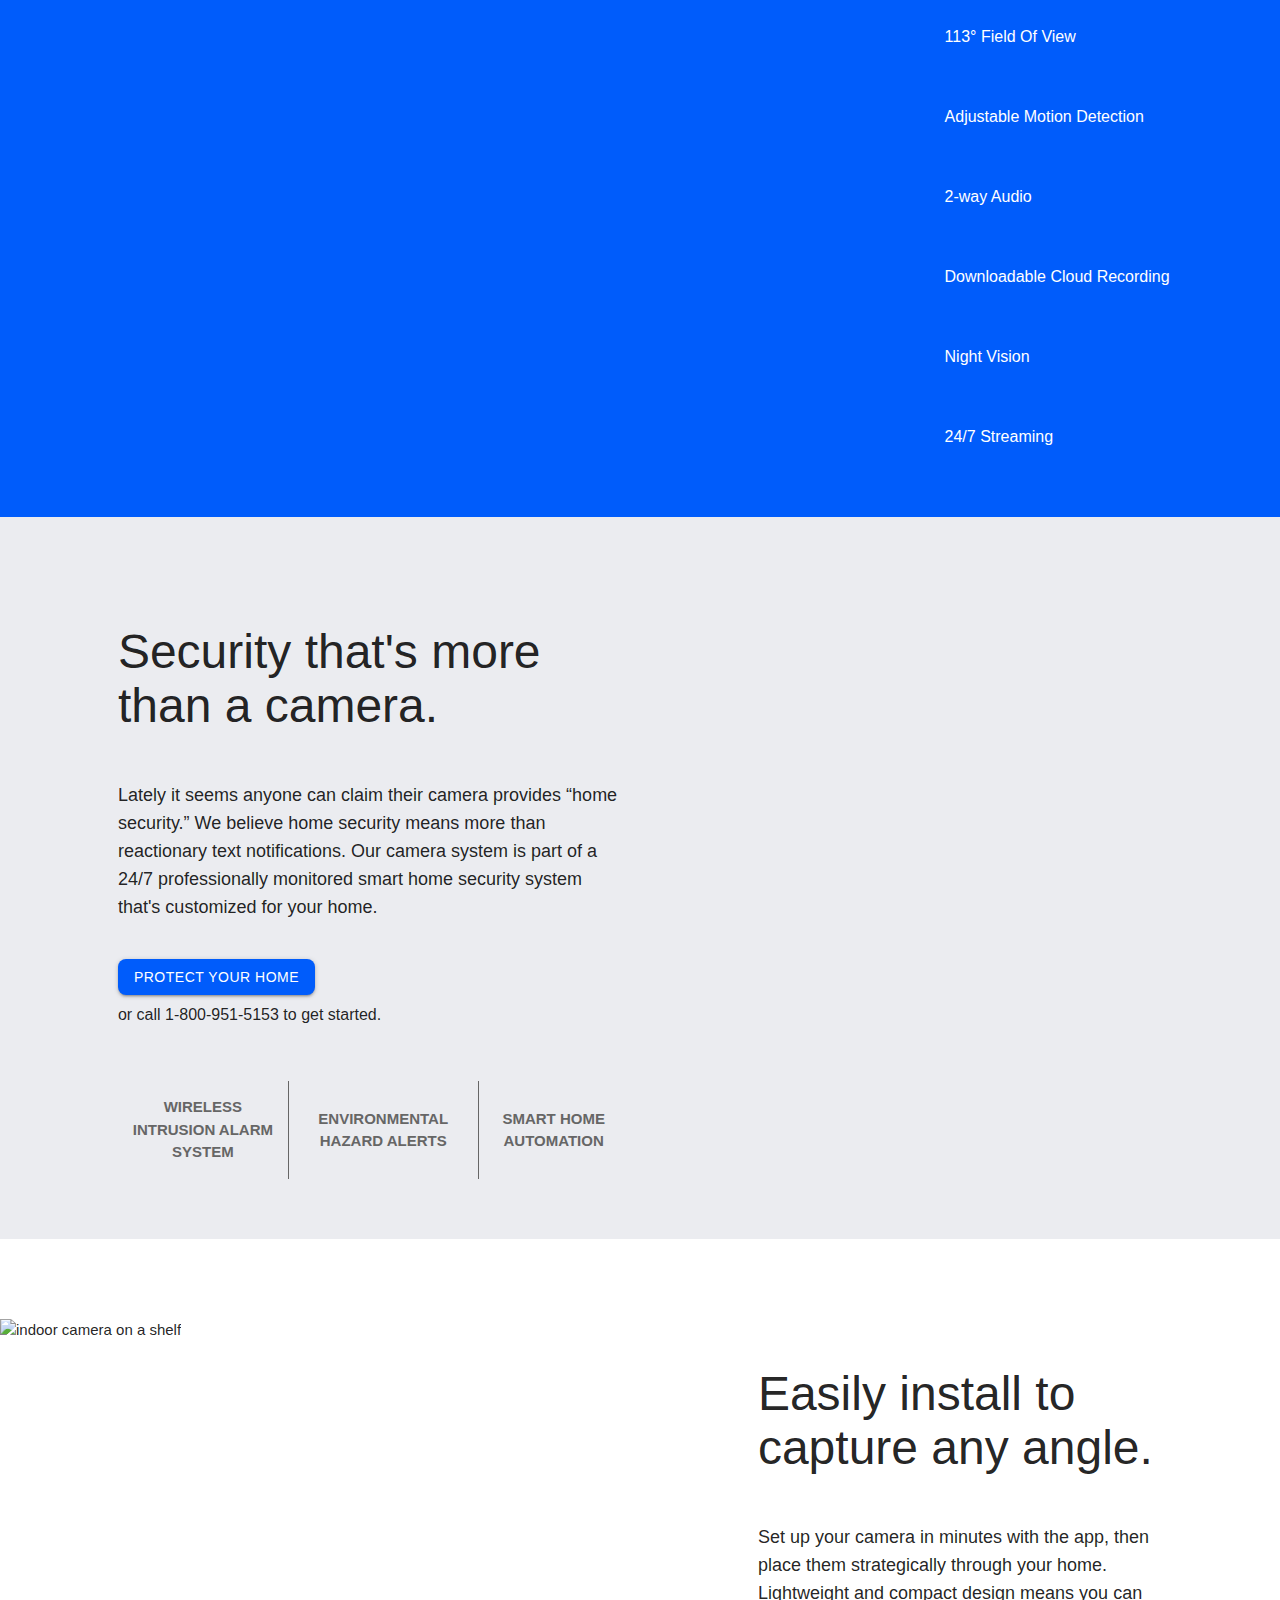
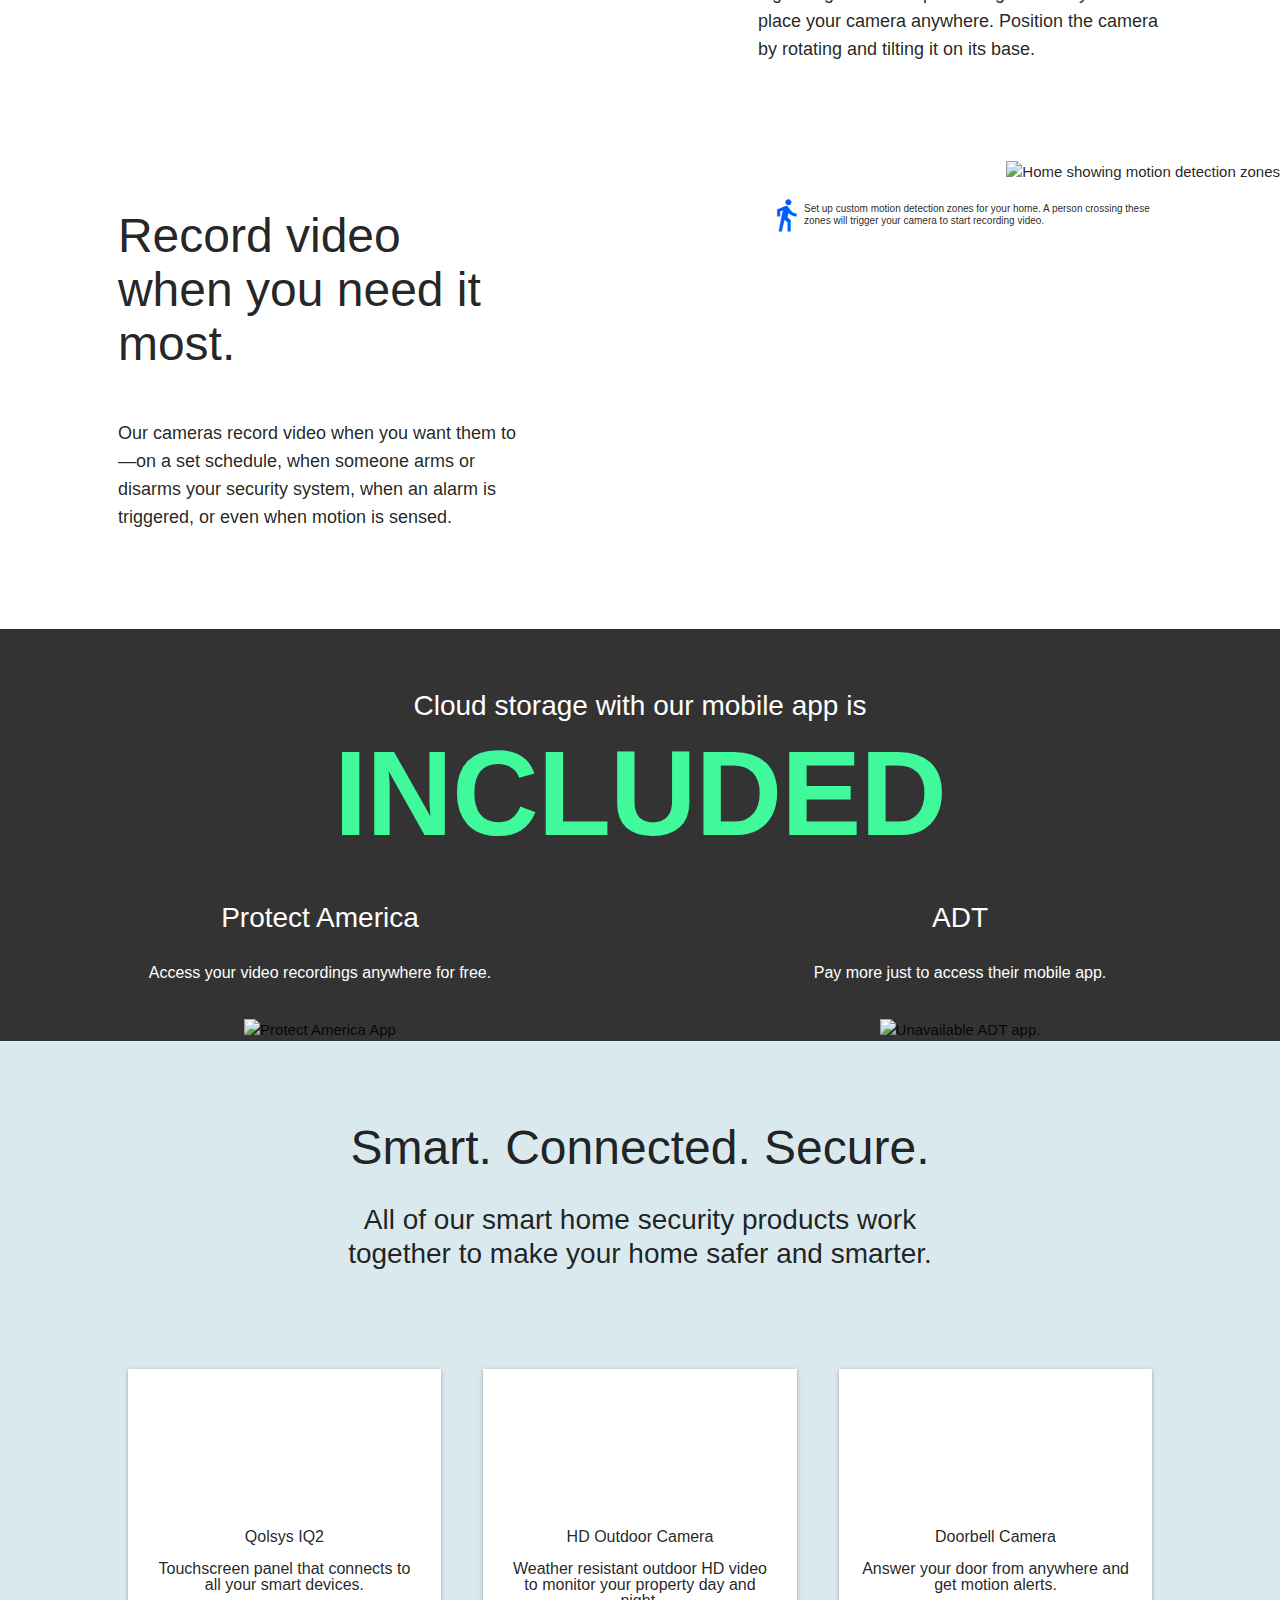
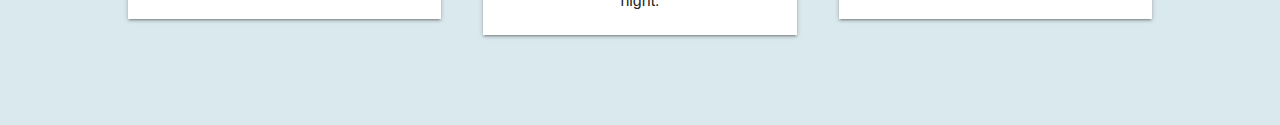
<file: indoor-camera.html>
<!DOCTYPE html>
<html>
	<head>
		<!-- Jquery -->
		<script src="https://ajax.googleapis.com/ajax/libs/jquery/3.5.1/jquery.min.js"></script>

		<!-- Compiled and minified CSS -->
		<link rel="stylesheet" href="https://cdnjs.cloudflare.com/ajax/libs/materialize/1.0.0/css/materialize.min.css">

		<!-- Compiled and minified JavaScript -->
		<script src="https://cdnjs.cloudflare.com/ajax/libs/materialize/1.0.0/js/materialize.min.js"></script>

		<!-- Material Icons -->
		<link href="https://fonts.googleapis.com/icon?family=Material+Icons" rel="stylesheet">

		<!-- lazysizes -->
		<script src="plugins/lazysizes.min.js"></script>

		<!-- CSS -->
		<link rel="stylesheet" href="css/common.css">
		<link rel="stylesheet" href="css/camera.css">

		<!--Let browser know website is optimized for mobile-->
		<meta name="viewport" content="width=device-width, initial-scale=1.0"/>
	</head>
	<body>
		<!-- main body -->
		<div class="container padding top-20 bottom-80 hero lazyload">
			<div class="row no-margin">
				<div class="col l5 offset-l1 m6 offset-m1 s10 offset-s1">
					<h1 class="small-title black-text">HD Indoor Camera</h1>
					<p class="h1-heading margin top-10 bottom-10">Check in on your home from anywhere.</p>
					<p>Easily add indoor video surveillance to your home security system with our HD indoor cameras. Check in on your home and family from your smartphone.</p>
					<!-- CTA button -->
					<div>
						<a href="#" class="btn margin top-20 bright-blue cta-button white-text">Protect Your Home</a>
						<p class="small margin top-10 hide-on-small-only strong">or call <a href="#">1-800-951-5153</a> to get started.</p>
					</div>
					<!-- end CTA button -->
				</div>
			</div>
		</div>
		<div class="container white padding top-40 bottom-80 app lazyload">
			<div class="row no-margin">
				<div class="col l5 offset-l1 m5 offset-m1 s10 offset-s1">
					<p class="h1-heading">All the control.<br />All in one place.</p>
					<p>Check your cameras and control your security system with the Alarm.com smartphotne app &mdash; available for iOS and Android devices.</p>
				</div>
			</div>
			<div class="row no-margin">
				<div class="col l5 offset-l1 m5 offset-m1 s10 offset-s1 xs-12">
					<div class="valign-wrapper margin top-40">
						<div class="icon live-video lazyload"></div>
						<div>
							<p class="no-margin pa-grey-text"><strong>24/7 Live HD Video</strong></p>
							<p class="no-margin small pa-grey-text">HD video streaming on the app.</p>
						</div>
					</div>
					<div class="valign-wrapper margin top-10">
						<div class="icon two-way lazyload"></div>
						<div>
							<p class="no-margin pa-grey-text"><strong>Two-Way Voice</strong></p>
							<p class="no-margin small pa-grey-text">Hear what's going on and talk back</p>
						</div>
					</div>
					<div class="valign-wrapper margin top-10">
						<div class="icon night-vision lazyload"></div>
						<div>
							<p class="no-margin pa-grey-text"><strong>Infrared Night Vision</strong></p>
							<p class="no-margin small pa-grey-text">Crystal clear video even in the dark.</p>
						</div>
					</div>
					<div class="valign-wrapper margin top-10">
						<div class="icon cloud-recording lazyload"></div>
						<div>
							<p class="no-margin pa-grey-text"><strong>Cloud Recorded History</strong></p>
							<p class="no-margin small pa-grey-text">Access your recordings anytime.</p>
						</div>
					</div>
					<div class="video-border margin top-40">
						<a href="#modal1" class="row no-margin modal-trigger valign-wrapper">
							<img data-src="images/camera/youtube-video-security.png" alt="skybell slim line doorbell camera" class="responsive-img col s5 lazyload" />
							<div class="col s7">
								<p class="small no-margin"><strong>Video Monitoring Made Easy</strong></p>
								<p class="tiny no-margin">Watch how you can add video monitoring to your home.</p>
							</div>
						</a>
					</div>
				</div>
			</div>
		</div>
		<div class="container bright-blue padding top-60 bottom-40 features lazyload">
			<div class="row no-margin">
				<div class="col l6 offset-l1 m7 s12 center margin l-top-60 m-top-60 s-top-0">
					<img data-src="images/camera/indoor-features-blue.png" alt="Indoor camera features" class="responsive-img lazyload" />
				</div>
				<div class="col l4 offset-l1 m4 s12">
					<div class="icon-block">
						<div class="icon hd lazyload"></div>
						<p class="white-text small">1080p HD Video</p>
					</div>
					<div class="icon-block">
						<div class="icon fov lazyload"></div>
						<p class="white-text small">113&deg; Field Of View</p>
					</div>
					<div class="icon-block">
						<div class="icon motion lazyload"></div>
						<p class="white-text small">Adjustable Motion Detection</p>
					</div>
					<div class="icon-block">
						<div class="icon voice lazyload"></div>
						<p class="white-text small">2-way Audio</p>
					</div>
					<div class="icon-block">
						<div class="icon cloud lazyload"></div>
						<p class="white-text small">Downloadable Cloud Recording</p>
					</div>
					<div class="icon-block">
						<div class="icon ir lazyload"></div>
						<p class="white-text small">Night Vision</p>
					</div>
					<div class="icon-block">
						<div class="icon twenty-four lazyload"></div>
						<p class="white-text small">24/7 Streaming</p>
					</div>
				</div>
			</div>
		</div>
		<div class="container silver padding l-top-60 m-top-60 bottom-60 security lazyload">
			<div class="row no-margin">
				<div class="col m5 offset-m1 s10 offset-s1">
					<p class="h1-heading">Security that's more than a camera.</p>
					<p>Lately it seems anyone can claim their camera provides “home security.” We believe home security means more than reactionary text notifications. Our camera system is part of a 24/7 professionally monitored smart home security system that's customized for your home.</p>
					<!-- CTA button -->
					<div>
						<a href="#" class="btn margin top-20 bright-blue cta-button white-text">Protect Your Home</a>
						<p class="small margin top-10 hide-on-small-only strong">or call <a href="#">1-800-951-5153</a> to get started.</p>
					</div>
					<!-- end CTA button -->
				</div>
			</div>
			<div class="row no-margin">
				<div class="col l5 offset-l1 m8 offset-m2 s12">
					<table width="100%" class="three-features margin top-40">
						<tr>
							<td class="center">Wireless intrusion alarm system</td>
							<td class="center">Environmental hazard alerts</td>
							<td class="center">Smart home automation</td>
						</tr>
					</table>
				</div>
			</div>
		</div>
		<div class="container white install padding l-top-80 m-top-60 lazyload">
			<div class="row no-margin">
				<div class="col l6 offset-l0 m8 offset-m2 s10 offset-s1 no-padding">
					<img data-src="images/camera/camera-lifestyle-1.jpg" alt="indoor camera on a shelf" class="responsive-img lazyload">
				</div>
				<div class="col l4 offset-l1 m8 offset-m2 s10 offset-s1">
					<p class="h1-heading">Easily install to capture any angle.</p>
					<p>Set up your camera in minutes with the app, then place them strategically through your home. Lightweight and compact design means you can place your camera anywhere. Position the camera by rotating and tilting it on its base.</p>
				</div>
			</div>
		</div>
		<div class="container white motion padding l-top-80 m-top-60 l-bottom-80 m-bottom-60">
			<div class="row no-margin">
				<div class="col l6 push-l6 offset-l0 m8 offset-m2 s10 offset-s1 no-padding">
					<img data-src="images/camera/motion-detection-zones.jpg" alt="Home showing motion detection zones" class="responsive-img right lazyload">
					<div class="valign-wrapper caption padding top-10">
						<i class="material-icons large">directions_walk</i>
						<p class="tiny">Set up custom motion detection zones for your home. A person crossing these zones will trigger your camera to start recording video.</p>
					</div>
				</div>
				<div class="col l4 pull-l5 offset-l0 m8 offset-m2 s10 offset-s1">
					<p class="h1-heading">Record video when you need it most.</p>
					<p>Our cameras record video when you want them to&mdash;on a set schedule, when someone arms or disarms your security system, when an alarm is triggered, or even when motion is sensed.</p>
				</div>
			</div>
		</div>
		<div class="container cloud-storage">
			<div class="row no-margin padding top-60">
				<div class="col s10 offset-s1 center">
					<p class="white-text h2-heading no-margin padding bottom-10"><strong>Cloud storage with our mobile app is</strong></p>
					<p class="pa-green-text xl no-margin">Included</p>
				</div>
			</div>
			<div class="row no-margin padding l-top-20 s-top-10">
				<div class="col s6">
					<p class="h2-heading white-text center-align">Protect America</p>
					<p class="white-text center-align small">Access your video recordings anywhere for free.</p>
				</div>
				<div class="col s6">
					<p class="h2-heading white-text center-align">ADT</p>
					<p class="white-text center-align small">Pay more just to access <br class="hide-on-med-and-up" />their mobile app.</p>
				</div>
			</div>
			<div class="row no-margin">
				<div class="col s6 center">
					<img data-src="images/camera/app-included.jpg" alt="Protect America App" class="center padding top-20 phone responsive-img lazyload" />
					<div class="badges hide-on-med-and-down">
						<a href="https://play.google.com/store/apps/details?id=com.alarm.alarmmobile.android&hl=en_US" target="_blank" title="Alarm.com App on Google Play">
							<div class="icon app-store lazyload"></div>
						</a>
						<a href="https://itunes.apple.com/us/app/alarm-com/id315010649?mt=8" target="_blank" title="Alarm.com app on the Apple Store">
							<div class="icon play-store margin top-10 lazyload"></div>
						</a>
					</div>
				</div>
				<div class="col s6 center">
					<img data-src="images/camera/app-missing.jpg" alt="Unavailable ADT app." class="center padding top-20 phone responsive-img lazyload" />
				</div>
			</div>
		</div>
		<div class="container smart-security padding l-top-80 l-bottom-80 m-top-60 m-bottom-60 s-top-40 s-bottom-40 lazyload">
			<div class="row no-margin">
				<div class="col l6 offset-l3 m10 offset-m1 s10 offset-s1 center">
					<p class="h1-heading no-margin">Smart. Connected. Secure.</p>
					<p class="h2-heading">All of our smart home security products work together to make your home safer and smarter.</p>
				</div>
			</div>
			<div class="row no-margin padding l-top-60 m-top-40 s-top-20">
				<div class="col l10 offset-l1 m12 s12">
					<div class="row no-margin">
						<div class="col l4 offset-l0 m4 offset-m0 s12 offset-s0 center">
							<div class="row white margin padding l-all-10 m-all-10 z-depth-1 s-valign-wrapper">
								<div class="product-small panel lazyload"></div>
								<div class="col l12 m12 s8">
									<p class="small no-margin hide-on-small-only"><strong>Qolsys IQ2</strong></p>
									<p class="small no margin hide-on-small-only">Touchscreen panel that connects to all your smart devices.</p>
									<p class="small no-margin left-align hide-on-med-and-up"><strong>Qolsys IQ2</strong></p>
									<p class="tiny no margin hide-on-med-and-up left-align">Touchscreen panel that connects to all your smart devices.</p>
								</div>
							</div>
						</div>
						<div class="col l4 offset-l0 m4 offset-0 s12 offset-s0 margin l-top-0 m-top-0 s-top-20 center">
							<div class="row white margin padding l-all-10 m-all-10 z-depth-1 s-valign-wrapper">
								<div class="product-small outdoor lazyload"></div>
								<div class="col l12 m12 s8">
									<p class="small no-margin hide-on-small-only"><strong>HD Outdoor Camera</strong></p>
									<p class="small no margin hide-on-small-only">Weather resistant outdoor HD video to monitor your property day and night.</p>
									<p class="small no-margin left-align hide-on-med-and-up"><strong>HD Outdoor Camera</strong></p>
									<p class="tiny no margin left-align hide-on-med-and-up">Weather resistant outdoor HD video to monitor your property day and night.</p>
								</div>
							</div>
						</div>
						<div class="col l4 offset-l0 m4 offset-m0 s12 offset-s0 margin l-top-0 m-top-0 s-top-20 center">
							<div class="row white margin padding l-all-10 m-all-10 z-depth-1 s-valign-wrapper">
								<div class="product-small doorbell lazyload"></div>
								<div class="col l12 m12 s8">
									<p class="small no-margin hide-on-small-only"><strong>Doorbell Camera</strong></p>
									<p class="small no margin hide-on-small-only">Answer your door from anywhere and get motion alerts.</p>
									<p class="small no-margin left-align hide-on-med-and-up"><strong>Doorbell Camera</strong></p>
									<p class="tiny no margin left-align hide-on-med-and-up">Answer your door from anywhere and get motion alerts.</p>
								</div>
							</div>
						</div>
					</div>
				</div>
			</div>
		</div>

		<!-- modal -->
		<div id="modal1" class="modal">
			<div class="modal-content">
				<div class="video-container">
					<iframe class="video" src="https://www.youtube.com/embed/vIpUC6-qxA4" frameborder="0" allow="accelerometer; encrypted-media; gyroscope; picture-in-picture" allowfullscreen></iframe>
				</div>
			</div>
		</div>

		<!-- Scripts -->

		<script type="text/javascript">
			$(document).ready(function(){
				$('.modal').modal({
					onCloseStart : function(){
						var video = $(".video").attr("src"); //copies src
						$(".video").attr("src",""); //clears src
						$(".video").attr("src",video); //replaces src
					}
				});
			});
		</script>

	</body>
</html>
</file>
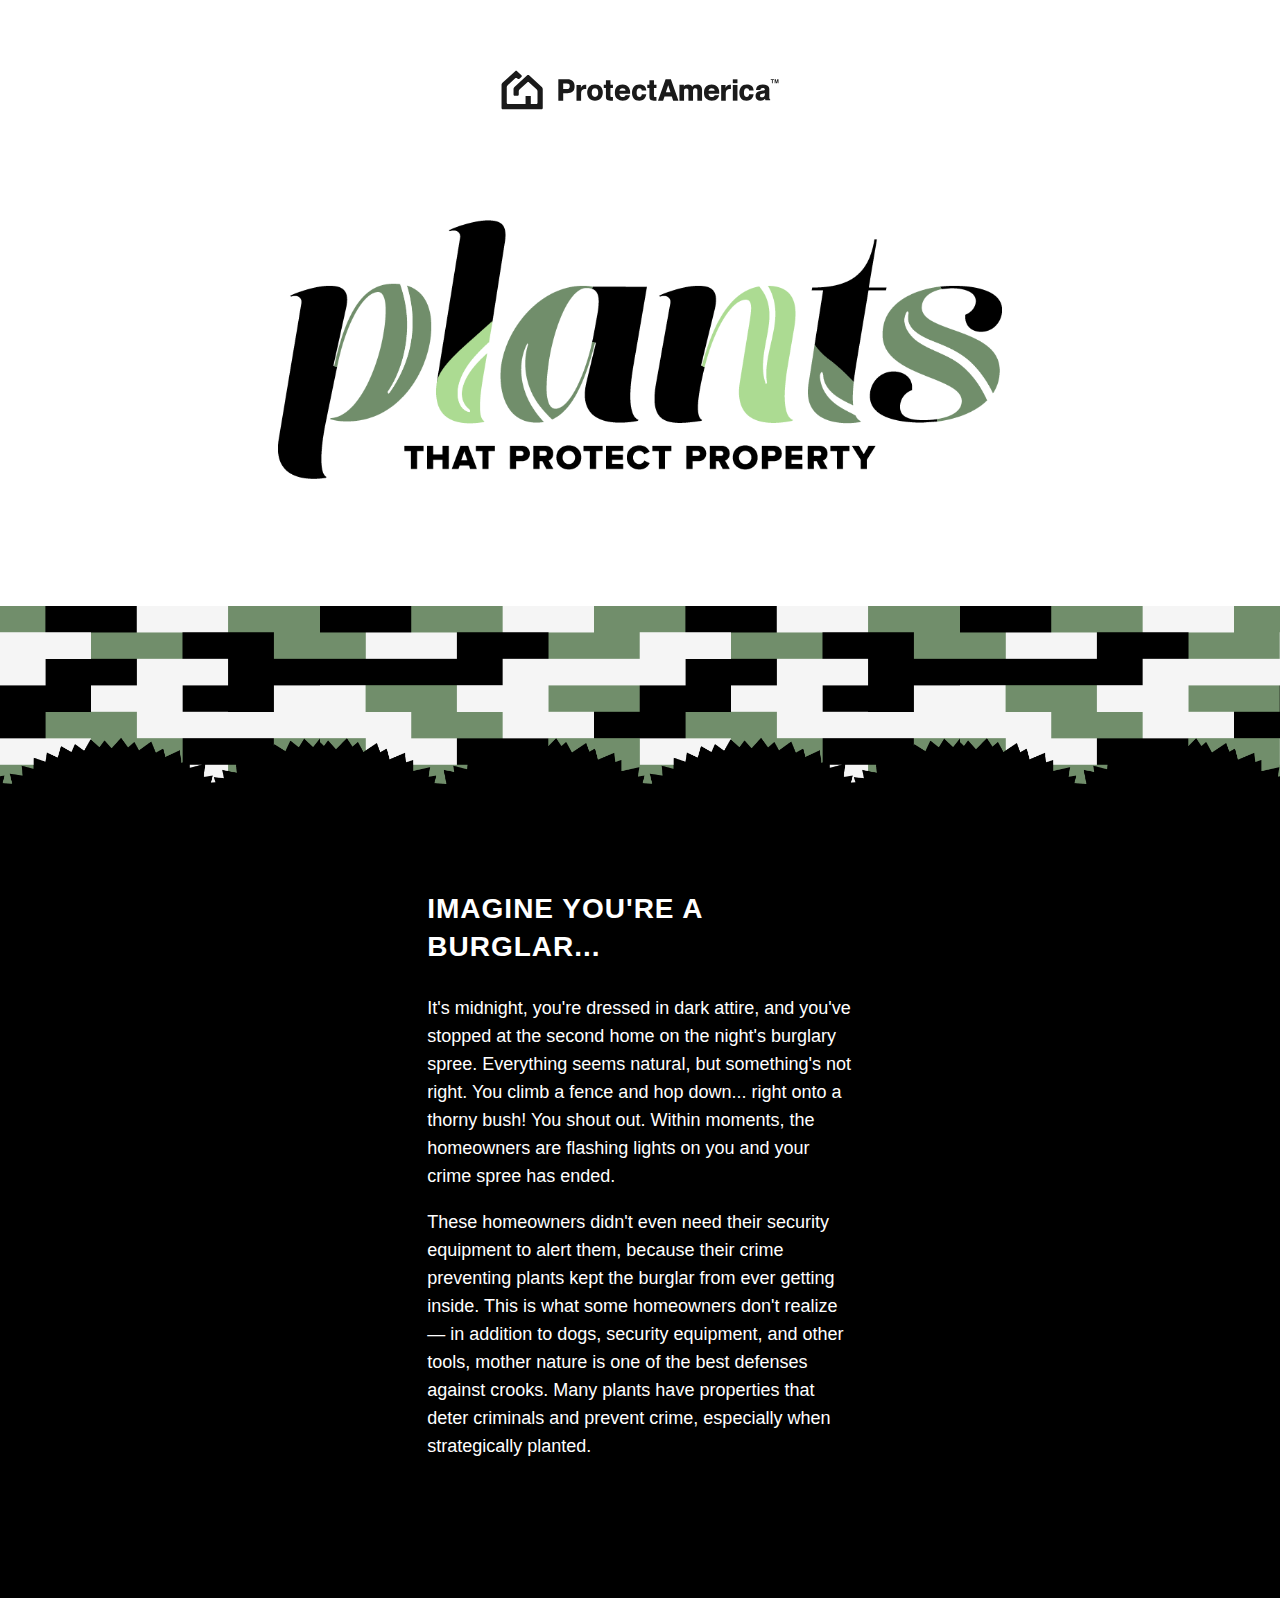
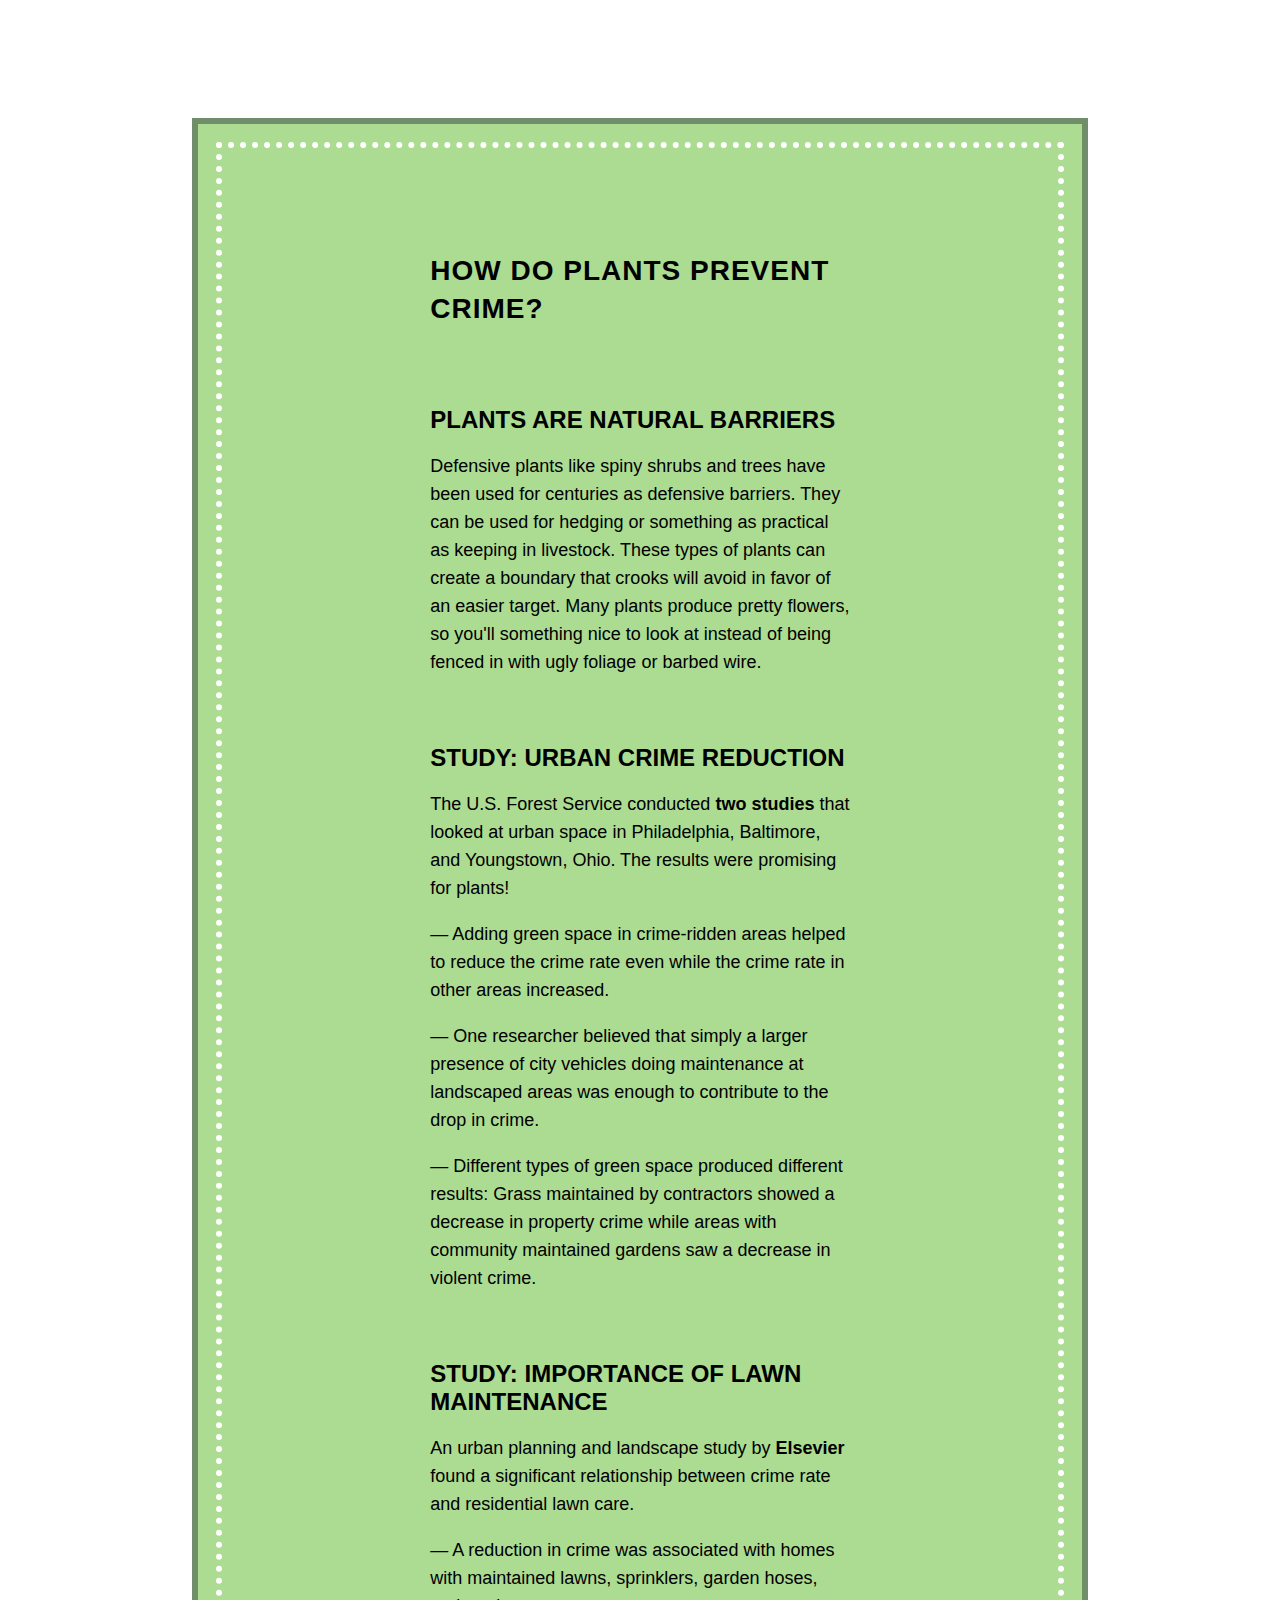
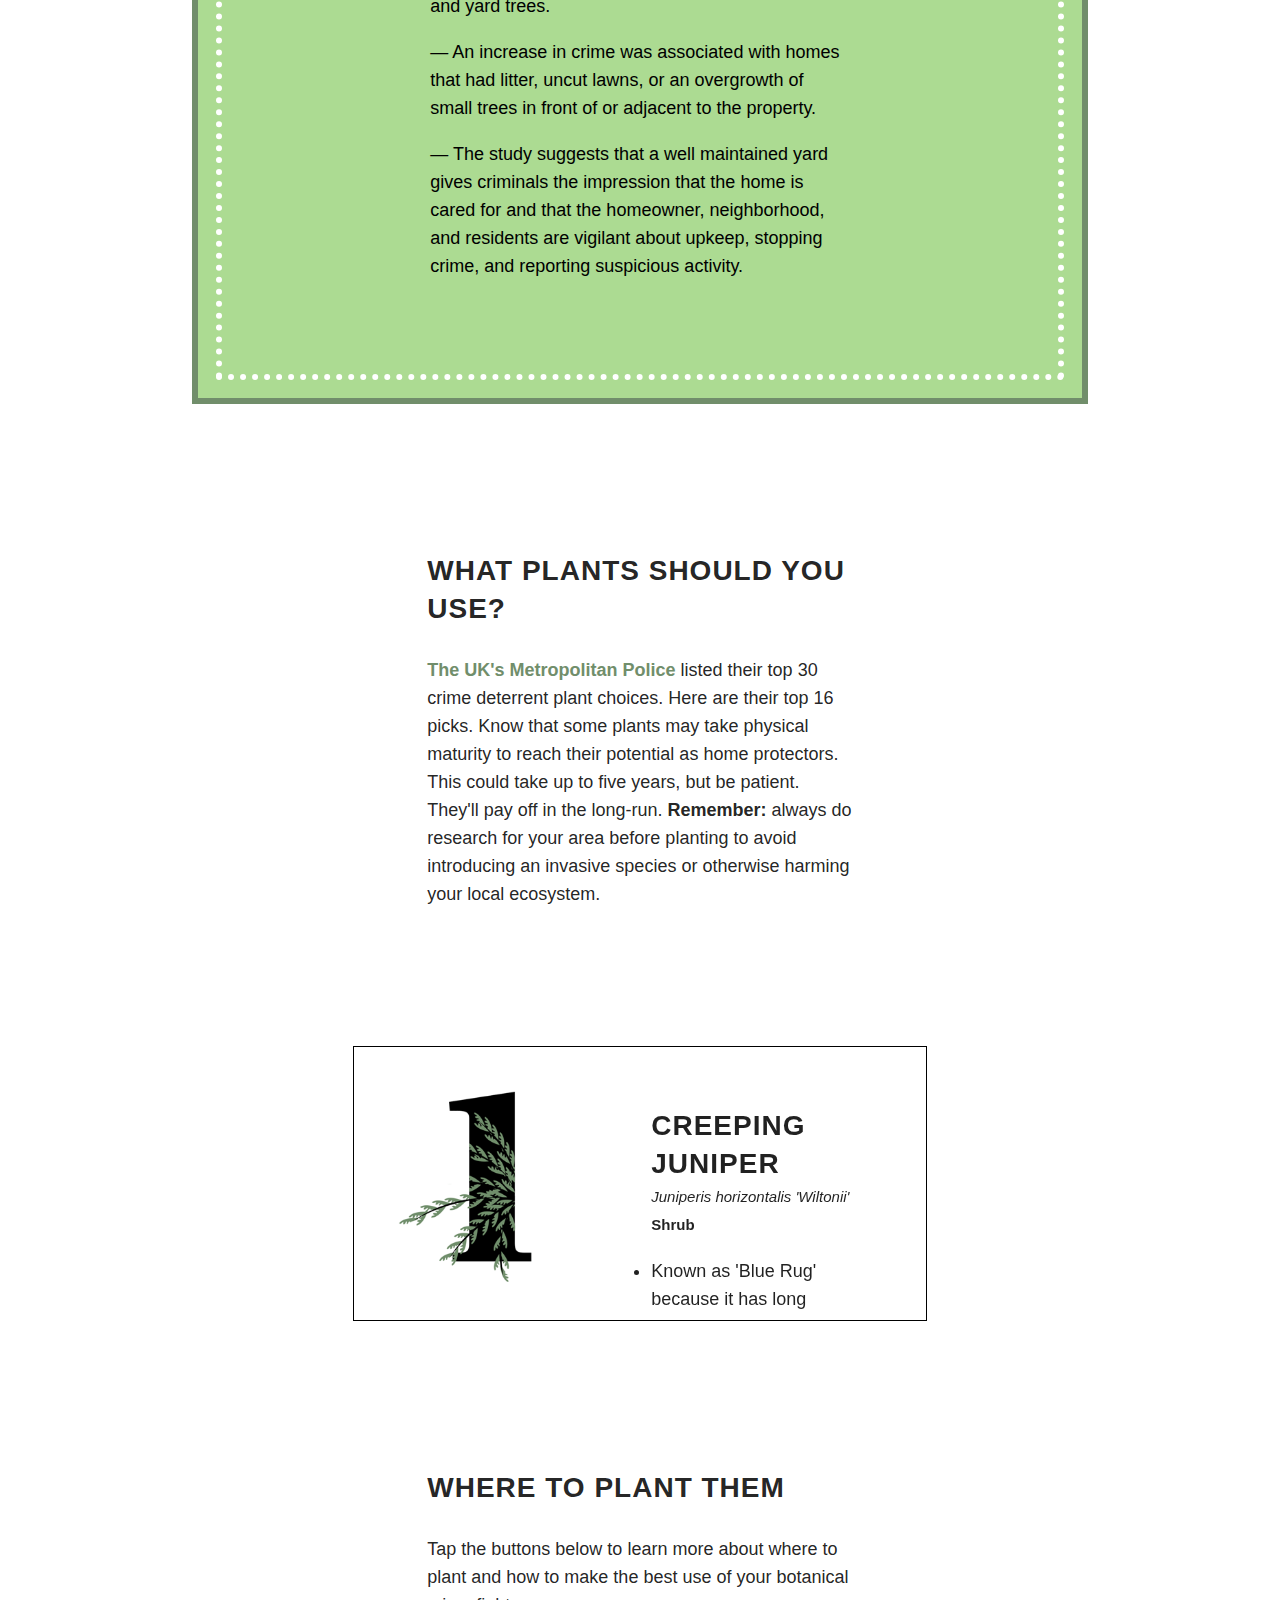
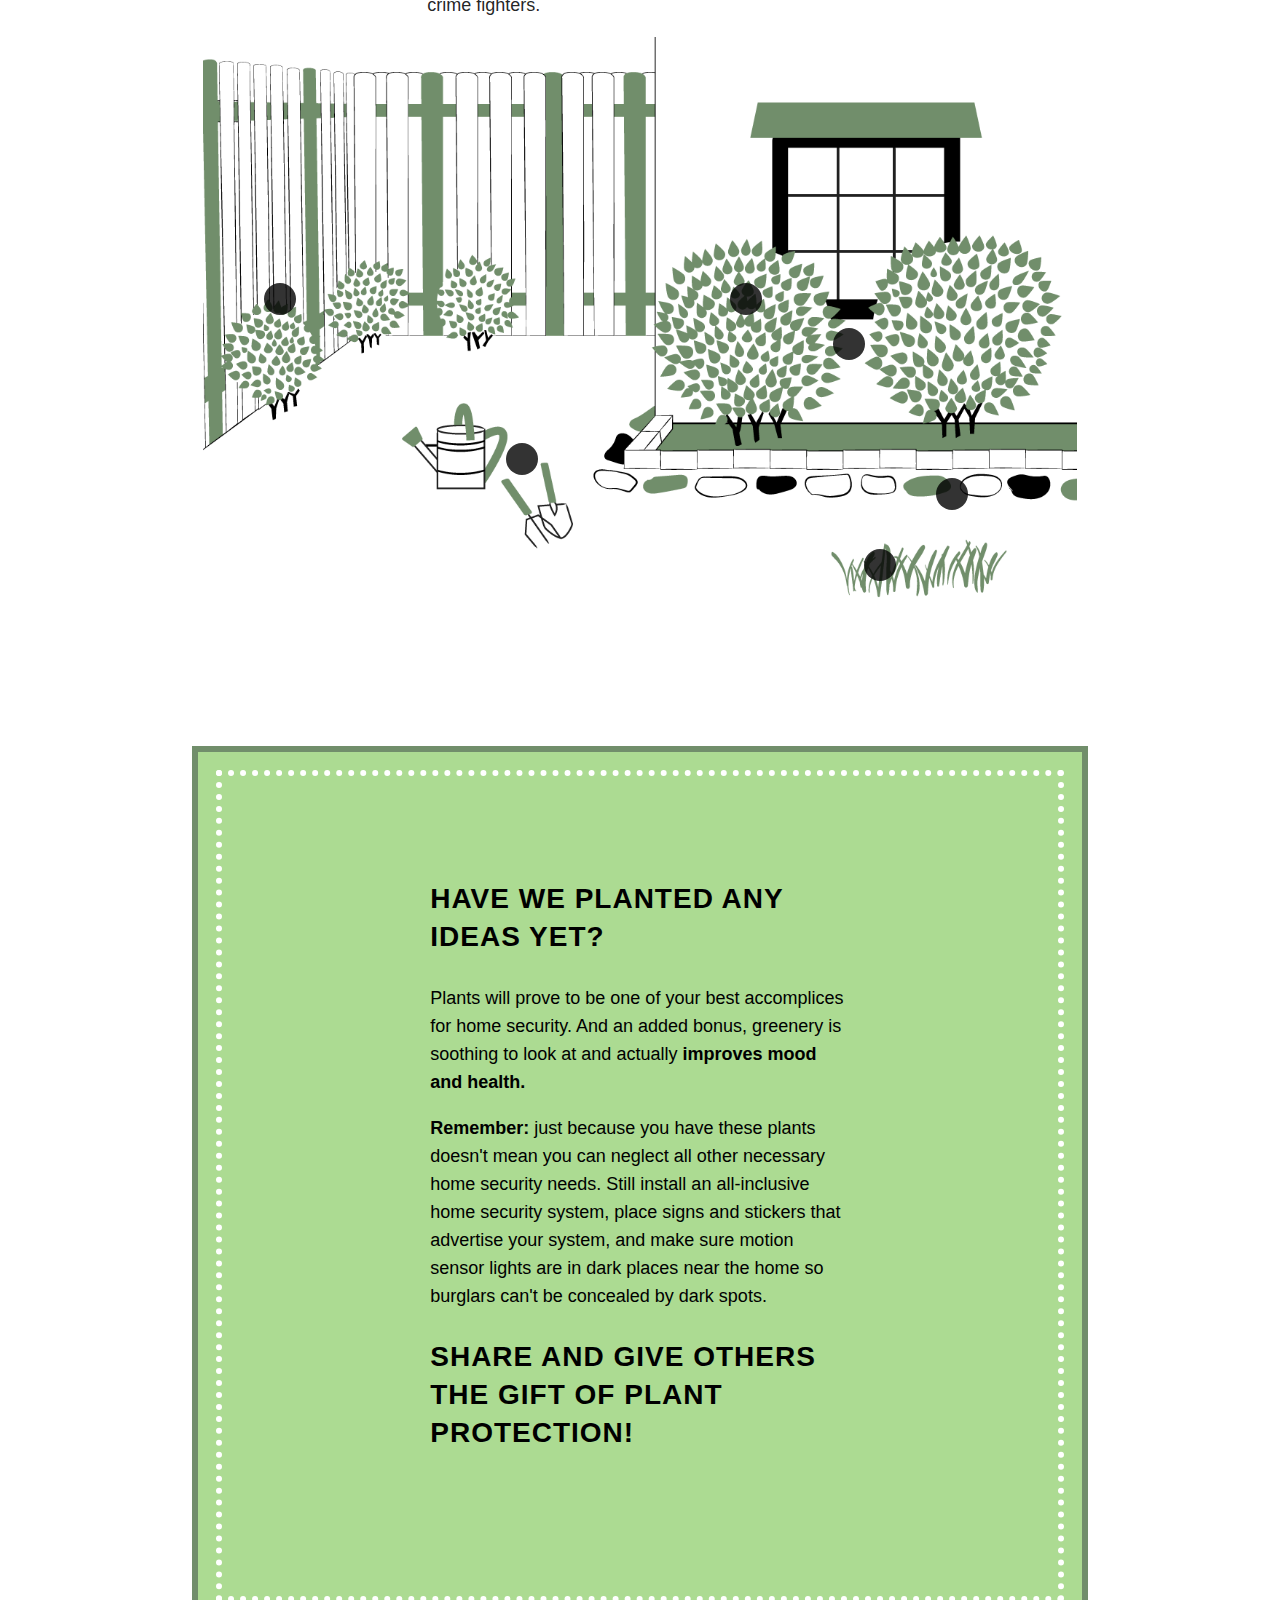
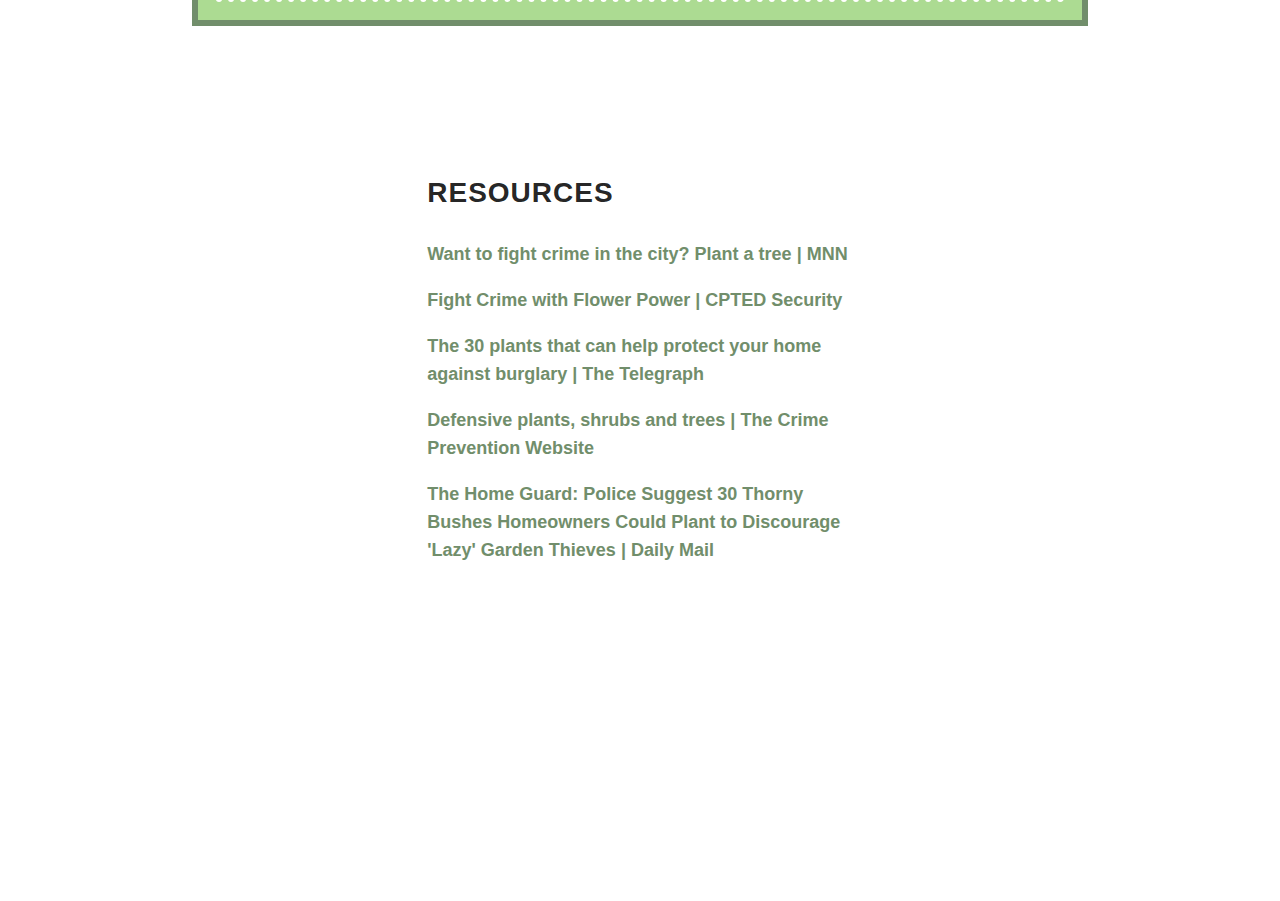
<file: plants-that-protect.html>
<!DOCTYPE html>
<html>
	<head>
		<!-- Jquery -->
		<script src="https://ajax.googleapis.com/ajax/libs/jquery/3.5.1/jquery.min.js"></script>

		<!-- Compiled and minified CSS -->
		<link rel="stylesheet" href="https://cdnjs.cloudflare.com/ajax/libs/materialize/1.0.0/css/materialize.min.css">

		<!-- Compiled and minified JavaScript -->
		<script src="https://cdnjs.cloudflare.com/ajax/libs/materialize/1.0.0/js/materialize.min.js"></script>

		<!-- Material Icons -->
		<link href="https://fonts.googleapis.com/icon?family=Material+Icons" rel="stylesheet">

		<!-- share this -->
		<script type="text/javascript" src="https://platform-api.sharethis.com/js/sharethis.js#property=5ec749facf0d2b0012b98af5&product=inline-share-buttons" async="async"></script>

		<!-- CSS -->
		<link rel="stylesheet" href="css/common.css">
		<link rel="stylesheet" href="css/plants.css">

		<!--Let browser know website is optimized for mobile-->
		<meta name="viewport" content="width=device-width, initial-scale=1.0"/>
	</head>
	<body>
		<div class="container white padding top-60">
			<div class="row">
				<div class="col s12 center">
					<a href="https://www.protectamerica.com">
						<?xml version="1.0" encoding="utf-8"?>
						<svg class="logo" version="1.1" xmlns="http://www.w3.org/2000/svg" xmlns:xlink="http://www.w3.org/1999/xlink" x="0px" y="0px"
							 viewBox="0 0 325 65" style="enable-background:new 0 0 325 65;" xml:space="preserve">
							<style type="text/css">
								.st0{fill:#1A1A1A;}
							</style>
							<g>
								<g>
									<g>
										<g>
											<g>
												<path class="st0" d="M89.54,22.74c-1.38-1.21-3.24-1.82-5.53-1.82l-9.98,0l0,23.15l5.27,0l0-8.11l4.41,0
													c2.51,0,4.48-0.58,5.85-1.72c1.38-1.15,2.09-3.13,2.09-5.87C91.63,25.85,90.93,23.96,89.54,22.74 M79.29,25.43l3.96,0
													c1,0,1.78,0.23,2.32,0.68c0.52,0.44,0.79,1.21,0.79,2.29c0,1.08-0.27,1.88-0.8,2.36c-0.54,0.49-1.32,0.74-2.31,0.74l-3.96,0
													L79.29,25.43z"/>
												<path class="st0" d="M120.13,29.08c-1.4-1.76-3.55-2.65-6.38-2.65c-2.83,0-4.97,0.89-6.38,2.65c-1.39,1.74-2.09,3.82-2.09,6.18
													c0,2.4,0.7,4.49,2.09,6.2c1.4,1.73,3.55,2.61,6.37,2.61c2.83,0,4.97-0.88,6.38-2.61c1.39-1.71,2.09-3.8,2.09-6.2
													C122.22,32.9,121.52,30.82,120.13,29.08 M111.13,31.73c0.61-0.8,1.47-1.19,2.61-1.19c1.14,0,1.99,0.39,2.6,1.19
													c0.62,0.81,0.93,2,0.93,3.54s-0.31,2.73-0.93,3.55c-0.61,0.8-1.46,1.19-2.6,1.19c-1.14,0-2-0.39-2.61-1.2
													c-0.62-0.82-0.94-2.01-0.94-3.54C110.2,33.73,110.51,32.54,111.13,31.73"/>
												<path class="st0" d="M196.06,21.12l-0.07-0.19l-5.75,0l-8.26,23.15l5.55,0l1.53-4.64l7.89,0l1.49,4.64l5.74,0L196.06,21.12z
													 M195.52,34.97l-4.98,0l2.52-7.65L195.52,34.97z"/>
												<path class="st0" d="M248.21,33.14c-0.2-1.3-0.65-2.46-1.33-3.44c-0.76-1.12-1.73-1.96-2.9-2.48c-1.15-0.52-2.47-0.78-3.9-0.78
													c-2.43,0-4.43,0.78-5.96,2.32c-1.53,1.54-2.3,3.76-2.3,6.61c0,3.05,0.86,5.29,2.56,6.66c1.68,1.36,3.65,2.04,5.85,2.04
													c2.67,0,4.77-0.82,6.26-2.44c0.96-1.03,1.52-2.06,1.64-3.07l0.04-0.31l-4.78,0l-0.08,0.15c-0.23,0.44-0.5,0.78-0.8,1.02
													c-0.55,0.45-1.27,0.68-2.16,0.68c-0.85,0-1.58-0.19-2.17-0.56c-0.92-0.56-1.42-1.51-1.53-2.88l11.71,0l0-0.28
													C248.37,34.98,248.32,33.89,248.21,33.14 M236.78,33.32c0.17-0.83,0.5-1.51,0.99-2.02c0.54-0.55,1.32-0.83,2.31-0.83
													c0.92,0,1.7,0.27,2.31,0.8c0.55,0.47,0.88,1.16,1,2.05L236.78,33.32z"/>
												<path class="st0" d="M151.65,33.14c-0.2-1.3-0.65-2.46-1.33-3.44c-0.76-1.12-1.73-1.96-2.9-2.48c-1.15-0.52-2.47-0.78-3.9-0.78
													c-2.43,0-4.43,0.78-5.96,2.32c-1.53,1.54-2.3,3.76-2.3,6.61c0,3.05,0.86,5.29,2.56,6.66c1.68,1.36,3.65,2.04,5.85,2.04
													c2.67,0,4.77-0.82,6.26-2.44c0.96-1.03,1.52-2.06,1.64-3.07l0.04-0.31l-4.78,0l-0.08,0.15c-0.23,0.44-0.5,0.78-0.8,1.02
													c-0.55,0.45-1.27,0.68-2.16,0.68c-0.85,0-1.58-0.19-2.17-0.56c-0.92-0.56-1.42-1.51-1.53-2.88l11.71,0l0-0.28
													C151.81,34.98,151.77,33.89,151.65,33.14 M140.22,33.32c0.17-0.83,0.5-1.51,0.99-2.02c0.54-0.55,1.32-0.83,2.31-0.83
													c0.92,0,1.7,0.27,2.31,0.8c0.55,0.47,0.88,1.16,1,2.05L140.22,33.32z"/>
												<path class="st0" d="M280.68,37.35c-0.08,0.79-0.32,1.44-0.7,1.93c-0.36,0.46-0.99,0.69-1.89,0.69c-1.28,0-2.13-0.6-2.59-1.83
													c-0.26-0.68-0.4-1.61-0.4-2.75c0-1.2,0.13-2.17,0.4-2.89c0.48-1.3,1.35-1.93,2.66-1.93c0.91,0,1.56,0.28,1.98,0.85
													c0.3,0.45,0.49,0.95,0.56,1.51l0.03,0.24l4.88,0l-0.03-0.31c-0.25-2.37-1.06-4.06-2.41-5.01c-1.33-0.94-3.06-1.41-5.14-1.41
													c-2.46,0-4.41,0.81-5.81,2.41c-1.39,1.58-2.1,3.82-2.1,6.65c0,2.51,0.64,4.58,1.9,6.17c1.27,1.6,3.28,2.42,5.96,2.42
													c2.68,0,4.74-0.97,6.11-2.89c0.86-1.18,1.34-2.46,1.45-3.79l0.02-0.3l-4.87,0L280.68,37.35z"/>
												<path class="st0" d="M164.41,37.35c-0.08,0.79-0.32,1.44-0.7,1.93c-0.36,0.46-0.99,0.69-1.89,0.69c-1.28,0-2.12-0.6-2.59-1.83
													c-0.26-0.68-0.4-1.61-0.4-2.75c0-1.2,0.13-2.17,0.4-2.89c0.48-1.3,1.35-1.93,2.66-1.93c0.91,0,1.56,0.28,1.98,0.85
													c0.3,0.45,0.49,0.95,0.56,1.51l0.03,0.24l4.88,0l-0.03-0.31c-0.25-2.37-1.06-4.06-2.41-5.01c-1.33-0.94-3.06-1.41-5.14-1.41
													c-2.46,0-4.41,0.81-5.81,2.41c-1.39,1.58-2.1,3.82-2.1,6.65c0,2.51,0.64,4.58,1.9,6.17c1.27,1.6,3.28,2.42,5.96,2.42
													c2.68,0,4.74-0.97,6.11-2.89c0.86-1.18,1.34-2.46,1.45-3.79l0.02-0.3l-4.87,0L164.41,37.35z"/>
												<path class="st0" d="M303.32,42.41c-0.23-0.11-0.4-0.24-0.51-0.4c-0.06-0.09-0.17-0.33-0.2-0.98
													c-0.02-0.73-0.03-1.35-0.03-1.86l0-7.42c0-2.06-0.75-3.48-2.23-4.23c-1.42-0.72-3.05-1.08-4.87-1.08
													c-2.81,0-4.83,0.76-6.01,2.25c-0.74,0.95-1.16,2.18-1.25,3.64l-0.02,0.3l4.62,0l0.04-0.24c0.09-0.57,0.27-1.03,0.54-1.35
													c0.36-0.43,1.02-0.64,1.94-0.64c0.85,0,1.5,0.12,1.92,0.34c0.37,0.2,0.55,0.57,0.55,1.13c0,0.27-0.08,0.66-0.74,0.95
													c-0.31,0.14-0.85,0.25-1.61,0.35l-1.45,0.18c-1.68,0.21-2.97,0.57-3.85,1.07c-1.63,0.94-2.46,2.48-2.46,4.56
													c0,1.61,0.52,2.88,1.54,3.77c1.01,0.88,2.3,1.32,3.84,1.32c1.2,0,2.29-0.28,3.25-0.83c0.61-0.35,1.17-0.77,1.67-1.24
													c0.02,0.14,0.04,0.28,0.06,0.41c0.05,0.3,0.15,0.63,0.28,0.98l0.07,0.18l5.08,0v-1.08L303.32,42.41z M297.8,35.9v1.09
													c-0.03,1.31-0.4,2.22-1.09,2.7c-0.73,0.5-1.53,0.75-2.4,0.75c-0.52,0-0.95-0.14-1.31-0.42c-0.34-0.27-0.5-0.71-0.5-1.35
													c0-0.71,0.28-1.22,0.86-1.55c0.36-0.21,0.99-0.39,1.86-0.55l0.96-0.18c0.5-0.09,0.89-0.19,1.18-0.3
													C297.5,36.04,297.65,35.97,297.8,35.9"/>
												<g>
													<rect x="263.06" y="27.06" class="st0" width="5.01" height="17.01"/>
													<rect x="263.06" y="20.93" class="st0" width="5.01" height="4.22"/>
												</g>
												<path class="st0" d="M180.34,30.41v-3.65l-2.71,0v-4.69l-4.9,0v4.69l-2.33,0l0,3.65l2.33,0l0,9.98c0,1.11,0.28,1.96,0.82,2.51
													c0.75,0.79,2.04,1.17,3.92,1.17c0.17,0,0.33,0,0.51,0l2.35,0v-3.56v-0.39v0h-1.52c-0.66,0-1.19-0.53-1.19-1.19v-0.99h0l0-7.54
													L180.34,30.41z"/>
												<path class="st0" d="M133.19,30.41v-3.65l-2.71,0v-4.69l-4.9,0v4.69l-2.33,0l0,3.65l2.33,0l0,9.98c0,1.11,0.28,1.96,0.82,2.51
													c0.75,0.79,2.04,1.17,3.92,1.17c0.17,0,0.33,0,0.51,0l2.35,0v-3.56v-0.39v0h-1.52c-0.66,0-1.19-0.53-1.19-1.19v-0.99h0v-7.54
													L133.19,30.41z"/>
												<path class="st0" d="M102.93,26.76c-2.03,0-3.95,1.53-4.48,3.48l0-3.18l-4.75,0l0,17.01l4.98,0l0-7.67
													c0-1.28,0.16-2.24,0.47-2.83c0.55-1.05,1.63-2.16,3.28-2.16c0.13,0,1.82,0,1.82,0l0-4.65
													C104.25,26.76,103.02,26.76,102.93,26.76z"/>
												<path class="st0" d="M229.75,33.27c0-1.09-0.05-1.94-0.16-2.52c-0.17-0.89-0.51-1.65-1.01-2.27c-0.61-0.75-1.3-1.28-2.06-1.59
													c-0.75-0.3-1.52-0.45-2.28-0.45c-1.14,0-2.2,0.24-3.14,0.72c-0.75,0.41-1.4,1.01-1.95,1.81c-0.33-0.64-0.77-1.19-1.31-1.63
													c-0.83-0.59-1.93-0.9-3.26-0.9c-1.41,0-2.57,0.35-3.47,1.04c-0.35,0.27-0.7,0.64-1.07,1.13v-1.85l-4.82,0l0,17.32l5.01,0V33.74
													c0-0.86,0.11-1.5,0.32-1.92c0.38-0.71,1.11-1.06,2.25-1.06c0.96,0,1.58,0.34,1.89,1.04c0.19,0.41,0.28,1.1,0.28,2.04v10.23
													l4.97,0V33.85c0-0.7,0.11-1.31,0.33-1.79c0.41-0.9,1.14-1.33,2.23-1.33c0.93,0,1.55,0.33,1.88,1c0.18,0.37,0.28,0.85,0.28,1.43
													v0.16v10.75l5.08,0l0-10.75h0L229.75,33.27z"/>
												<path class="st0" d="M259.67,26.76c-2.03,0-3.95,1.53-4.48,3.48l0-3.18l-4.75,0l0,17.01l4.98,0V36.4
													c0-1.28,0.16-2.24,0.47-2.83c0.55-1.05,1.63-2.16,3.28-2.16c0.13,0,1.82,0,1.82,0v-4.65
													C260.99,26.76,259.76,26.76,259.67,26.76z"/>
											</g>
											<g>
												<path class="st0" d="M307.6,20.93v0.75h-1.27v3.5h-0.89v-3.5h-1.28v-0.75H307.6z"/>
												<polygon class="st0" points="311.67,20.93 311.22,20.93 310.45,24.27 309.68,20.93 309.21,20.93 308.39,20.93 308.39,25.18
													309.21,25.18 309.21,22.3 309.21,21.86 310.01,25.18 310.87,25.18 311.67,21.86 311.67,22.3 311.67,25.18 312.5,25.18
													312.5,20.93 					"/>
											</g>
										</g>
									</g>
								</g>
								<path class="st0" d="M56.12,29.3L42.33,16.65c-0.56-0.51-1.47-0.51-2.03,0L26.51,29.3c-0.56,0.51-1.02,1.55-1.02,2.31v5.77
									c0,0.76,0.62,1.38,1.38,1.38h2.91c0.76,0,1.38-0.62,1.38-1.38V34.1c0-0.76,0.46-1.8,1.02-2.31l8.12-7.45
									c0.56-0.51,1.47-0.51,2.03,0l8.12,7.45c0.56,0.51,1.02,1.55,1.02,2.31v12.12c0,0.76-0.62,1.38-1.38,1.38h-5.89v-8.51h-5.67v8.51
									H19.55c-0.76,0-1.38-0.62-1.38-1.38V29.57c0-0.76,0.46-1.8,1.02-2.31l8.12-7.45c0.56-0.51,1.47-0.51,2.03,0l0.55,0.51
									c0.56,0.51,1.47,0.51,2.03-0.01l2.14-2c0.55-0.52,0.55-1.36-0.01-1.87l-4.71-4.32c-0.56-0.51-1.47-0.51-2.03,0L13.52,24.76
									c-0.56,0.51-1.02,1.55-1.02,2.31V51.9c0,0.76,0.62,1.38,1.38,1.38h41.88c0.76,0,1.38-0.62,1.38-1.38V31.61
									C57.14,30.85,56.68,29.81,56.12,29.3z"/>
							</g>
						</svg>

					</a>
				</div>
				<div class="col m10 offset-m1 s12 padding l-top-100 l-bottom-100 m-top-60 m-bottom-60 s-top-40 s-bottom-40 center">
					<img class="responsive-img center" src="images/plants-that-protect/title.png" alt="plants that protect property" />
				</div>
			</div>
		</div>
		<div class="row black brick padding l-bottom-100 m-bottom-60 s-bottom-40">
			<div class="container introduction">
				<div class="row">
					<div class="col l6 offset-l3 m10 offset-m1 s12">
						<p class="h2-heading white-text">Imagine you're a burglar...</p>
						<p class="white-text">
						It's midnight, you're dressed in dark attire, and you've stopped at the second home on the night's burglary spree. Everything seems natural, but something's not right. You climb a fence and hop down... right onto a thorny bush! You shout out. Within moments, the homeowners are flashing lights on you and your crime spree has ended.
						</p>
						<p class="white-text">
						These homeowners didn't even need their security equipment to alert them, because their crime preventing plants kept the burglar from ever getting inside. This is what some homeowners don't realize&mdash; in addition to dogs, security equipment, and other tools, mother nature is one of the best defenses against crooks. Many plants have properties that deter criminals and prevent crime, especially when strategically planted.
						</p>
					</div>
				</div>
			</div>
		</div>
		<div class="container white padding l-top-100 m-top-60 s-top-20">
			<div class="row color-bg padding l-top-100 l-bottom-100 m-top-60 m-bottom-60 s-top-40 s-bottom-40">
				<div class="col l6 offset-l3 m10 offset-m1 s10 offset-s1">
					<p class="h2-heading">How do plants prevent crime?</p>
					<p class="h3-heading">Plants are natural barriers</p>
					<p>
					Defensive plants like spiny shrubs and trees have been used for centuries as defensive barriers. They can be used for hedging or something as practical as keeping in livestock. These types of plants can create a boundary that crooks will avoid in favor of an easier target. Many plants produce pretty flowers, so you'll something nice to look at instead of being fenced in with ugly foliage or barbed wire.
					</p>
					<p class="h3-heading">Study: Urban Crime Reduction</p>
					<p>The U.S. Forest Service conducted <a href="http://www.mnn.com/health/healthy-spaces/blogs/want-fight-crime-city-plant-tree" target="_blank">two studies</a> that looked at urban space in Philadelphia, Baltimore, and Youngstown, Ohio. The results were promising for plants!</p>
					<p>&mdash; Adding green space in crime-ridden areas helped to reduce the crime rate even while the crime rate in other areas increased.
					</p>
					<p>&mdash; One researcher believed that simply a larger presence of city vehicles doing maintenance at landscaped areas was enough to contribute to the drop in crime.
					</p>
					<p>
					&mdash; Different types of green space produced different results: Grass maintained by contractors showed a decrease in property crime while areas with community maintained gardens saw a decrease in violent crime.
					</p>
					<p class="h3-heading">Study: Importance of Lawn Maintenance</p>
					<p>
					An urban planning and landscape study by <a href="https://www.fs.fed.us/nrs/pubs/jrnl/2016/nrs_2016_troy_001.pdf" target="_blank">Elsevier</a> found a significant relationship between crime rate and residential lawn care.
					</p>
					<p>&mdash; A reduction in crime was associated with homes with maintained lawns, sprinklers, garden hoses, and yard trees.</p>
					<p>&mdash; An increase in crime was associated with homes that had litter, uncut lawns, or an overgrowth of small trees in front of or adjacent to the property.</p>
					<p>&mdash; The study suggests that a well maintained yard gives criminals the impression that the home is cared for and that the homeowner, neighborhood, and residents are vigilant about upkeep, stopping crime, and reporting suspicious activity.</p>
				</div>
			</div>
			<div class="row padding l-top-100 l-bottom-100 m-top-60 m-bottom-60 s-top-40 s-bottom-40">
				<div class="col l6 offset-l3 m10 offset-m1 s12">
					<p class="h2-heading">What plants should you use?</p>
					<p>
					<a href="http://www.telegraph.co.uk/news/newstopics/howaboutthat/9108641/The-30-plants-that-can-help-protect-your-home-against-burglary.html" target="_blank">The UK's Metropolitan Police</a> listed their top 30 crime deterrent plant choices. Here are their top 16 picks. Know that some plants may take physical maturity to reach their potential as home protectors. This could take up to five years, but be patient. They'll pay off in the long-run. <span class="bold">Remember:</span> always do research for your area before planting to avoid introducing an invasive species or otherwise harming your local ecosystem.
					</p>
				</div>
			</div>
			<!-- Carousel -->
			<div class="row padding l-bottom-100 m-bottom-60 s-bottom-40">
				<div class="col l8 offset-l2 m10 offset-m1 s12">
					<div class="carousel carousel-slider" data-indicators="true">
						<div class="carousel-item">
							<div class="row">
								<div class="col m6 s12">
									<img src="images/plants-that-protect/slider1.png" alt="" class="responsive-img center">
								</div>
								<div class="col m5 offset-s1 s12 padding l-top-60 m-top-60 s-top-0">
									<p class="no-margin h2-heading">Creeping Juniper</p>
									<p class="no-margin italic">Juniperis horizontalis 'Wiltonii'</p>
									<p class="no-margin bold">Shrub</p>
									<ul class="browser-default no-padding">
										<li>Known as 'Blue Rug' because it has long branches and its prostrate shape forms a flattened blue carpet</li>
										<li>Thorny stem and foliage</li>
									</ul>
								</div>
							</div>
						</div>
						<div class="carousel-item">
							<div class="row">
								<div class="col m6 s12">
									<img src="images/plants-that-protect/slider2.png" alt="" class="responsive-img center">
								</div>
								<div class="col m5 offset-s1 s12 padding l-top-60 m-top-60 s-top-0">
									<p class="no-margin h2-heading">Blue Spruce</p>
									<p class="no-margin italic">Picea pungens 'Globosa'</p>
									<p class="no-margin bold">Evergreen tree</p>
									<ul class="browser-default no-padding">
										<li>Rigid branches</li>
										<li>Irregular dense, blue, spiky needles</li>
									</ul>
								</div>
							</div>
						</div>
						<div class="carousel-item">
							<div class="row">
								<div class="col m6 s12">
									<img src="images/plants-that-protect/slider3.png" alt="" class="responsive-img center">
								</div>
								<div class="col m5 offset-s1 s12 padding l-top-60 m-top-60 s-top-0">
									<p class="no-margin h2-heading">Common Holly</p>
									<p class="no-margin italic">Ilex aquifolium</p>
									<p class="no-margin bold">Large evergreen shrub</p>
									<ul class="browser-default no-padding">
										<li>Spiked leaves</li>
										<li>Large red berries on female plants</li>
									</ul>
								</div>
							</div>
						</div>
						<div class="carousel-item">
							<div class="row">
								<div class="col m6 s12">
									<img src="images/plants-that-protect/slider4.png" alt="" class="responsive-img center">
								</div>
								<div class="col m5 offset-s1 s12 padding l-top-60 m-top-60 s-top-0">
									<p class="no-margin h2-heading">Giant Rhubarb</p>
									<p class="no-margin italic">Gunnera manicata</p>
									<p class="no-margin bold">Flowering Plant</p>
									<ul class="browser-default no-padding">
										<li>Giant leaves on stems</li>
										<li>Abrasive foliage</li>
										<li>Can grow up to 2.5 m high</li>
									</ul>
								</div>
							</div>
						</div>
						<div class="carousel-item">
							<div class="row">
								<div class="col m6 s12">
									<img src="images/plants-that-protect/slider5.png" alt="" class="responsive-img center">
								</div>
								<div class="col m5 offset-s1 s12 padding l-top-60 m-top-60 s-top-0">
									<p class="no-margin h2-heading">Golden Bamboo</p>
									<p class="no-margin italic">Phyllostachys aurea</p>
									<p class="no-margin bold">Grass</p>
									<ul class="browser-default no-padding">
										<li>Hardy, very graceful, forming thick clumps of up to 3.5m high</li>
										<li>Less invasive than other bamboos</li>
										<li>Young shoots in the spring</li>
									</ul>
								</div>
							</div>
						</div>
						<div class="carousel-item">
							<div class="row">
								<div class="col m6 s12">
									<img src="images/plants-that-protect/slider6.png" alt="" class="responsive-img center">
								</div>
								<div class="col m5 offset-s1 s12 padding l-top-60 m-top-60 s-top-0">
									<p class="no-margin h2-heading">Chinese Jujube</p>
									<p class="no-margin italic">Zizyphus satvia</p>
									<p class="no-margin bold">Tree</p>
									<ul class="browser-default no-padding">
										<li>Medium sized tree with very spiny pendulous branches</li>
										<li>Leaves glossy bright green</li>
										<li>Bears clusters of small yellow flosers</li>
									</ul>
								</div>
							</div>
						</div>
						<div class="carousel-item">
							<div class="row">
								<div class="col m6 s12">
									<img src="images/plants-that-protect/slider7.png" alt="" class="responsive-img center">
								</div>
								<div class="col m5 offset-s1 s12 padding l-top-60 m-top-60 s-top-0">
									<p class="no-margin h2-heading">Firethorn</p>
									<p class="no-margin italic">Pyracantha 'Orange Glow'</p>
									<p class="no-margin bold">Evergreen Shrub</p>
									<ul class="browser-default no-padding">
										<li>White flowers in June, with bright orange-red berries</li>
										<li>Thorny stem</li>
										<li>Suitable for north or east-facing walls or as impenetrable hedging</li>
									</ul>
								</div>
							</div>
						</div>
						<div class="carousel-item">
							<div class="row">
								<div class="col m6 s12">
									<img src="images/plants-that-protect/slider8.png" alt="" class="responsive-img center">
								</div>
								<div class="col m5 offset-s1 s12 padding l-top-60 m-top-60 s-top-0">
									<p class="no-margin h2-heading">Shrub Rose</p>
									<p class="no-margin italic">Rosa 'Frau Dagmar Hastrup'</p>
									<p class="no-margin bold">Shrub</p>
									<ul class="browser-default no-padding">
										<li>Excellent ground cover</li>
										<li>Pale pink flowers</li>
										<li>Very thorny stem</li>
									</ul>
								</div>
							</div>
						</div>
						<div class="carousel-item">
							<div class="row">
								<div class="col m6 s12">
									<img src="images/plants-that-protect/slider9.png" alt="" class="responsive-img center">
								</div>
								<div class="col m5 offset-s1 s12 padding l-top-60 m-top-60 s-top-0">
									<p class="no-margin h2-heading">Pencil Christmas Tree</p>
									<p class="no-margin italic">Picea abies 'Cupressina'</p>
									<p class="no-margin bold">Evergreen tree</p>
									<ul class="browser-default no-padding">
										<li>Medium-sized tree of columnar habit, with ascending spiky branches</li>
										<li>Attractive form with dense growth</li>
									</ul>
								</div>
							</div>
						</div>
						<div class="carousel-item">
							<div class="row">
								<div class="col m6 s12">
									<img src="images/plants-that-protect/slider10.png" alt="" class="responsive-img center">
								</div>
								<div class="col m5 offset-s1 s12 padding l-top-60 m-top-60 s-top-0">
									<p class="no-margin h2-heading">Juniper</p>
									<p class="no-margin italic">Juniperus x media 'Old Gold'</p>
									<p class="no-margin bold">Shrub</p>
									<ul class="browser-default no-padding">
										<li>Golden-tipped, prickly foliage</li>
										<li>Up to 2 feet height and 6 feet spread</li>
										<li>Low growing with excellent ground cover</li>
									</ul>
								</div>
							</div>
						</div>
						<div class="carousel-item">
							<div class="row">
								<div class="col m6 s12">
									<img src="images/plants-that-protect/slider11.png" alt="" class="responsive-img center">
								</div>
								<div class="col m5 offset-s1 s12 padding l-top-60 m-top-60 s-top-0">
									<p class="no-margin h2-heading">Purple Berberis</p>
									<p class="no-margin italic">Berberis thunbergil 'Atropurpurea'</p>
									<p class="no-margin bold">Shrub</p>
									<ul class="browser-default no-padding">
										<li>Rich purple foliage</li>
										<li>Thorny stem</li>
										<li>Medium-sized, deciduous</li>
									</ul>
								</div>
							</div>
						</div>
						<div class="carousel-item">
							<div class="row">
								<div class="col m6 s12">
									<img src="images/plants-that-protect/slider12.png" alt="" class="responsive-img center">
								</div>
								<div class="col m5 offset-s1 s12 padding l-top-60 m-top-60 s-top-0">
									<p class="no-margin h2-heading">Mountain Pine</p>
									<p class="no-margin italic">Pinus mugo 'Mughus'</p>
									<p class="no-margin bold">Large shrub/small tree</p>
									<ul class="browser-default no-padding">
										<li>Very hardy</li>
										<li>Long sharp needles of dense bushy habit. Leaves in pairs.</li>
										<li>3.4cm long dark green cones</li>
									</ul>
								</div>
							</div>
						</div>
						<div class="carousel-item">
							<div class="row">
								<div class="col m6 s12">
									<img src="images/plants-that-protect/slider13.png" alt="" class="responsive-img center">
								</div>
								<div class="col m5 offset-s1 s12 padding l-top-60 m-top-60 s-top-0">
									<p class="no-margin h2-heading">Hoops Colorado Blue Spruce</p>
									<p class="no-margin italic">Picea pungens 'Hoopsii'</p>
									<p class="no-margin bold">Evergreen Tree</p>
									<ul class="browser-default no-padding">
										<li>Small to medium-sized tree</li>
										<li>Spiky stem with needles</li>
										<li>Vividly glaucous blue leaves</li>
									</ul>
									<p class="italic">named "Blue Pine" from source</p>
								</div>
							</div>
						</div>
						<div class="carousel-item">
							<div class="row">
								<div class="col m6 s12">
									<img src="images/plants-that-protect/slider14.png" alt="" class="responsive-img center">
								</div>
								<div class="col m5 offset-s1 s12 padding l-top-60 m-top-60 s-top-0">
									<p class="no-margin h2-heading">Oleaster</p>
									<p class="no-margin italic">Elaeagnus angustifolia</p>
									<p class="no-margin bold">Tree</p>
									<ul class="browser-default no-padding">
										<li>Smooth, dark brown branches that often bear spines</li>
										<li>Edible, olive-shaped yellowish fruits, which are sweet but mealy</li>
										<li>Hardy, wind resistant,  and tolerant of poor, dry sites and thuse useful in windbreak hedges.</li>
									</ul>
								</div>
							</div>
						</div>
						<div class="carousel-item">
							<div class="row">
								<div class="col m6 s12">
									<img src="images/plants-that-protect/slider15.png" alt="" class="responsive-img center">
								</div>
								<div class="col m5 offset-s1 s12 padding l-top-60 m-top-60 s-top-0">
									<p class="no-margin h2-heading">Blackthorn (Sloe)</p>
									<p class="no-margin italic">Prunus spinosa</p>
									<p class="no-margin bold">Flowering plant</p>
									<ul class="browser-default no-padding">
										<li>Spiny, dense growth suitable for hedges</li>
										<li>Numerous small eaves and white flowers</li>
										<li>Fruit is used to flavor sloe gin</li>
									</ul>
								</div>
							</div>
						</div>
						<div class="carousel-item">
							<div class="row">
								<div class="col m6 s12">
									<img src="images/plants-that-protect/slider16.png" alt="" class="responsive-img center">
								</div>
								<div class="col m5 offset-s1 s12 padding l-top-60 m-top-60 s-top-0">
									<p class="no-margin h2-heading">Fuscia-Flowered Gooseberry</p>
									<p class="no-margin italic">Ribes speciosium</p>
									<p class="no-margin bold">Shrub</p>
									<ul class="browser-default no-padding">
										<li>Spiny</li>
										<li>Produces flowers in clusters of two or three</li>
										<li>Extremely hardy and thrives in moist, heavy clay soil in cool, humid climates</li>
									</ul>
								</div>
							</div>
						</div>
					</div>
				</div>
			</div>
			<div class="row padding l-bottom-100 m-bottom-60 s-bottom-40 hide-on-med-and-up">
				<div class="col l6 offset-l3 m10 offset-m1 s12">
					<p class="h2-heading">Where should you plant?</p>
					<p class="h3-heading">Underneath a fence</p>
					<p>Here the burglar will face thorns and foliage if they try to jump down a fence.</p>
					<p class="h3-heading">Under window sills</p>
					<p>Here the burglar can't reach the window or open it because of barrier plants.</p>
					<p class="h3-heading">Be Strategic</p>
					<p class="margin-bottom">Shrubs and barriers should be placed in positions that will impact the burglars ability to succeed at their goals, but should not impede you or your guests. Planting along a path can help indicate to guests where they should walk.
					</p>
					<h2 class="padding top-20 s-center-align">Upkeep and Maintenance = Plant Power</p>
					<p class="h3-heading">Keep your yard maintained</p>
					<p>Your plants can't be proper crime fighters if they're unkempt. A messy or overgrown garden could send the wrong message to burglars: that you don't care about your home.</p>
					<p class="h3-heading">Watch out!</p>
					<p>Plants and trees that get too large and imposing could provide a burglar a place to hide.</p>
					<p class="h3-heading">Be careful</p>
					<p>If you're working and maintaining your plants, wear the proper attire. This includes goggles, gloves, and other safety gear. The last thing you want is a thorn in the arm or eye.</p>
				</div>
			</div>
			<!-- Modals -->
			<div class="row yard padding l-bottom-100 m-bottom-60 s-bottom-40 hide-on-small-only">
				<div class="col l6 offset-l3 m10 offset-m1 s12">
					<p class="h2-heading">Where to plant them</p>
					<p>Tap the buttons below to learn more about where to plant and how to make the best use of your botanical crime fighters.</p>
				</div>
				<div class="col s12">
					<img src="images/plants-that-protect/yard.png" class="responsive-img center" />
					<!-- Modal Trigger -->
					<a class="circle one modal-trigger" href="#one"></a>
					<!-- Modal -->
					<div id="one" class="modal padding all-20">
						<div class="modal-content">
							<p class="h2-heading"><i class="material-icons right modal-close padding top-10">close</i>Underneath a Fence</p>
							<p class="no-padding">Here the burglar will face thorns and foliage if they try to jump down a fence.</p>
						</div>
					</div>

					<!-- Modal Trigger -->
					<a class="circle two modal-trigger" href="#two"></a>
					<!-- Modal -->
					<div id="two" class="modal padding all-20">
						<div class="modal-content">
							<p class="h2-heading"><i class="material-icons right modal-close padding top-10">close</i>Underneath Window Sills</p>
							<p class="no-padding">Here the burglar can't reach the window or open it because of barrier plants.</p>
						</div>
					</div>

					<!-- Modal Trigger -->
					<a class="circle three modal-trigger" href="#three"></a>
					<!-- Modal -->
					<div id="three" class="modal padding all-20">
						<div class="modal-content">
							<p class="h2-heading"><i class="material-icons right modal-close padding top-10">close</i>Watch Out!</p>
							<p class="no-padding">Plants and trees that get too large and imposing could provide a burglar a place to hide.</p>
						</div>
					</div>

					<!-- Modal Trigger -->
					<a class="circle four modal-trigger" href="#four"></a>
					<!-- Modal -->
					<div id="four" class="modal padding all-20">
						<div class="modal-content">
							<p class="h2-heading"><i class="material-icons right modal-close padding top-10">close</i>Keep Your Yard Maintained</p>
							<p class="no-padding">Your plants can't be proper crime fighters if they're unkempt. A messy or overgrown garden could send the wrong message to burglars: that you don't care about your home.</p>
						</div>
					</div>

					<!-- Modal Trigger -->
					<a class="circle five modal-trigger" href="#five"></a>
					<!-- Modal -->
					<div id="five" class="modal padding all-20">
						<div class="modal-content">
							<p class="h2-heading"><i class="material-icons right modal-close padding top-10">close</i>Be Careful</p>
							<p class="no-padding">If you're working and maintaining your plants, wear the proper attire. This includes goggles, gloves, and other safety gear. The last thing you want is a thorn in the arm or eye.</p>
						</div>
					</div>

					<!-- Modal Trigger -->
					<a class="circle six modal-trigger" href="#six"></a>
					<!-- Modal -->
					<div id="six" class="modal padding all-20">
						<div class="modal-content">
							<p class="h2-heading"><i class="material-icons right modal-close padding top-10">close</i>Be Strategic</p>
							<p class="no-padding">Shrubs and barriers should be placed in positions that will impact the burglars ability to succeed at their goals, but should not impede you or your guests. Planting along a path can help indicate to guests where they should walk.</p>
						</div>
					</div>

				</div>
			</div>
			<div class="row color-bg padding l-top-100 l-bottom-100 m-bottom-60 s-bottom-40">
				<div class="col l6 offset-l3 m10 offset-m1 s10 offset-s1">
					<p class="h2-heading">Have we planted any ideas yet?</p>
					<p>Plants will prove to be one of your best accomplices for home security. And an added bonus, greenery is soothing to look at and actually <a href="http://www.mnn.com/health/fitness-well-being/stories/living-near-more-trees-means-fewer-antidepressants" target="_blank">improves mood and health.</a></p>
					<p><span class="bold">Remember: </span>just because you have these plants doesn't mean you can neglect all other necessary home security needs. Still install an all-inclusive home security system, place signs and stickers that advertise your system, and make sure motion sensor lights are in dark places near the home so burglars can't be concealed by dark spots.</p>
					<p class="h2-heading">Share and give others the gift of plant protection!</p>
					<div class="sharethis-inline-share-buttons padding top-40"></div>
				</div>
			</div>
			<div class="row padding l-top-100 l-bottom-100 m-top-60 m-bottom-60 s-top-40 s-bottom-40">
				<div class="col l6 offset-l3 m10 offset-m1 s12">
					<p class="h2-heading">Resources</p>
					<p><a href="http://www.mnn.com/health/healthy-spaces/blogs/want-fight-crime-city-plant-tree" target="_blank">Want to fight crime in the city? Plant a tree | MNN </a></p>
					<p><a href="http://www.cptedsecurity.com/cpted_fight_crime.htm" target="_blank">Fight Crime with Flower Power | CPTED Security</a></p>
					<p><a href="http://www.telegraph.co.uk/news/newstopics/howaboutthat/9108641/The-30-plants-that-can-help-protect-your-home-against-burglary.html" target="_blank">The 30 plants that can help protect your home against burglary | The Telegraph </a></p>
					<p><a href="https://thecrimepreventionwebsite.com/garden-boundaries-fences-and-defensive-plants/618/defensive-plants-shrubs-and-trees-shrub-fences/" target="_blank">Defensive plants, shrubs and trees | The Crime Prevention Website </a></p>
					<p><a href="http://www.dailymail.co.uk/news/article-2107511/The-home-guard-Police-suggest-30-thorny-bushes-homeowners-plant-discourage-lazy-garden-thieves.html" target="_blank">The Home Guard: Police Suggest 30 Thorny Bushes Homeowners Could Plant to Discourage 'Lazy' Garden Thieves | Daily Mail</a></p>
				</div>
			</div>
		</div>
	</body>
	<script type="text/javascript">
		$(document).ready(function(){
			// the "href" attribute of the modal trigger must specify the modal ID that wants to be triggered
			$('.modal').modal({
				dismissible: true, // Modal can be dismissed by clicking outside of the modal
				opacity: 0, // Opacity of modal background
				inDuration: 300, // Transition in duration
				outDuration: 200, // Transition out duration
				startingTop: '4%', // Starting top style attribute
				endingTop: '25%', // Ending top style attribute
			});
			$('.carousel.carousel-slider').carousel({
				fullWidth: true, //removing this option makes height get added to the top
				onCycleTo : function($current_item, dragged) {
					var imSize = $(".carousel-slider .carousel-item.active").children('.row').height();
					console.log(imSize);
					$(".carousel-slider").animate({
						height: imSize+40,
					})
				}
			});
		});
	</script>
</html>
</file>
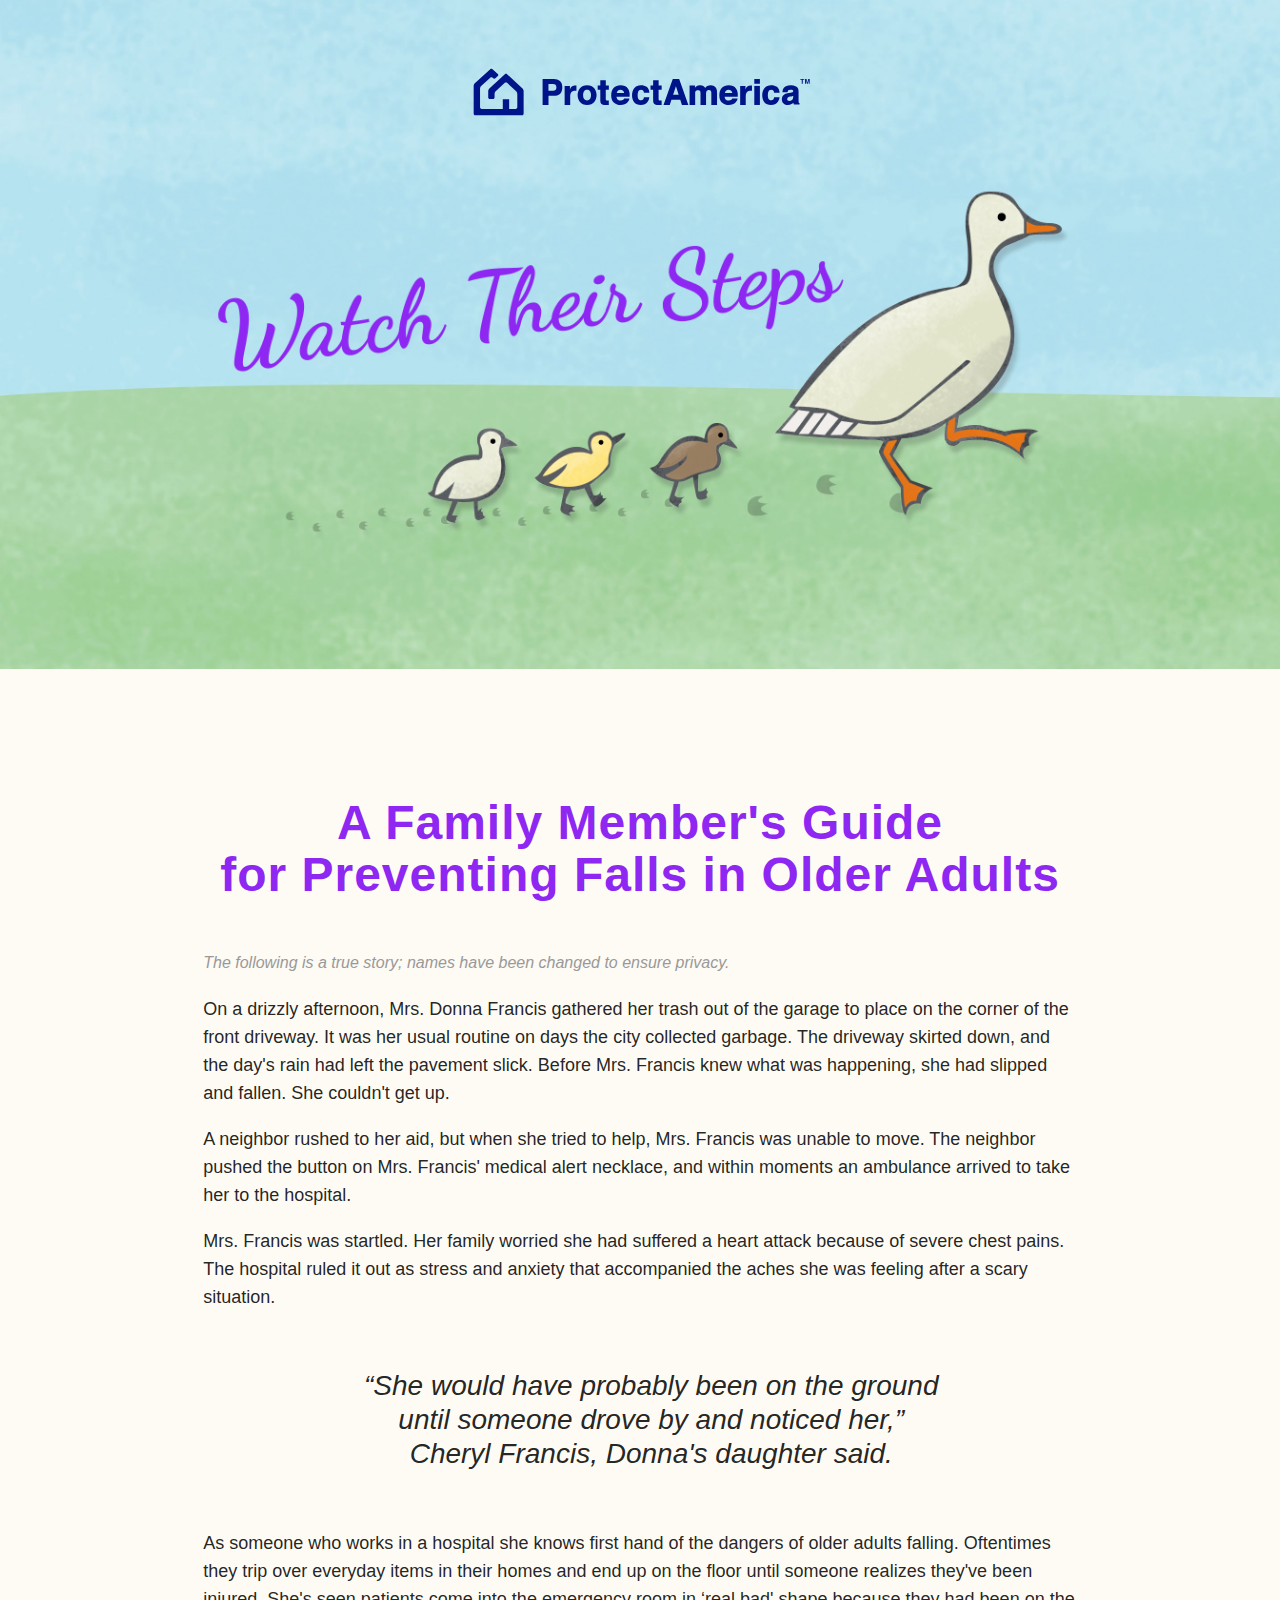
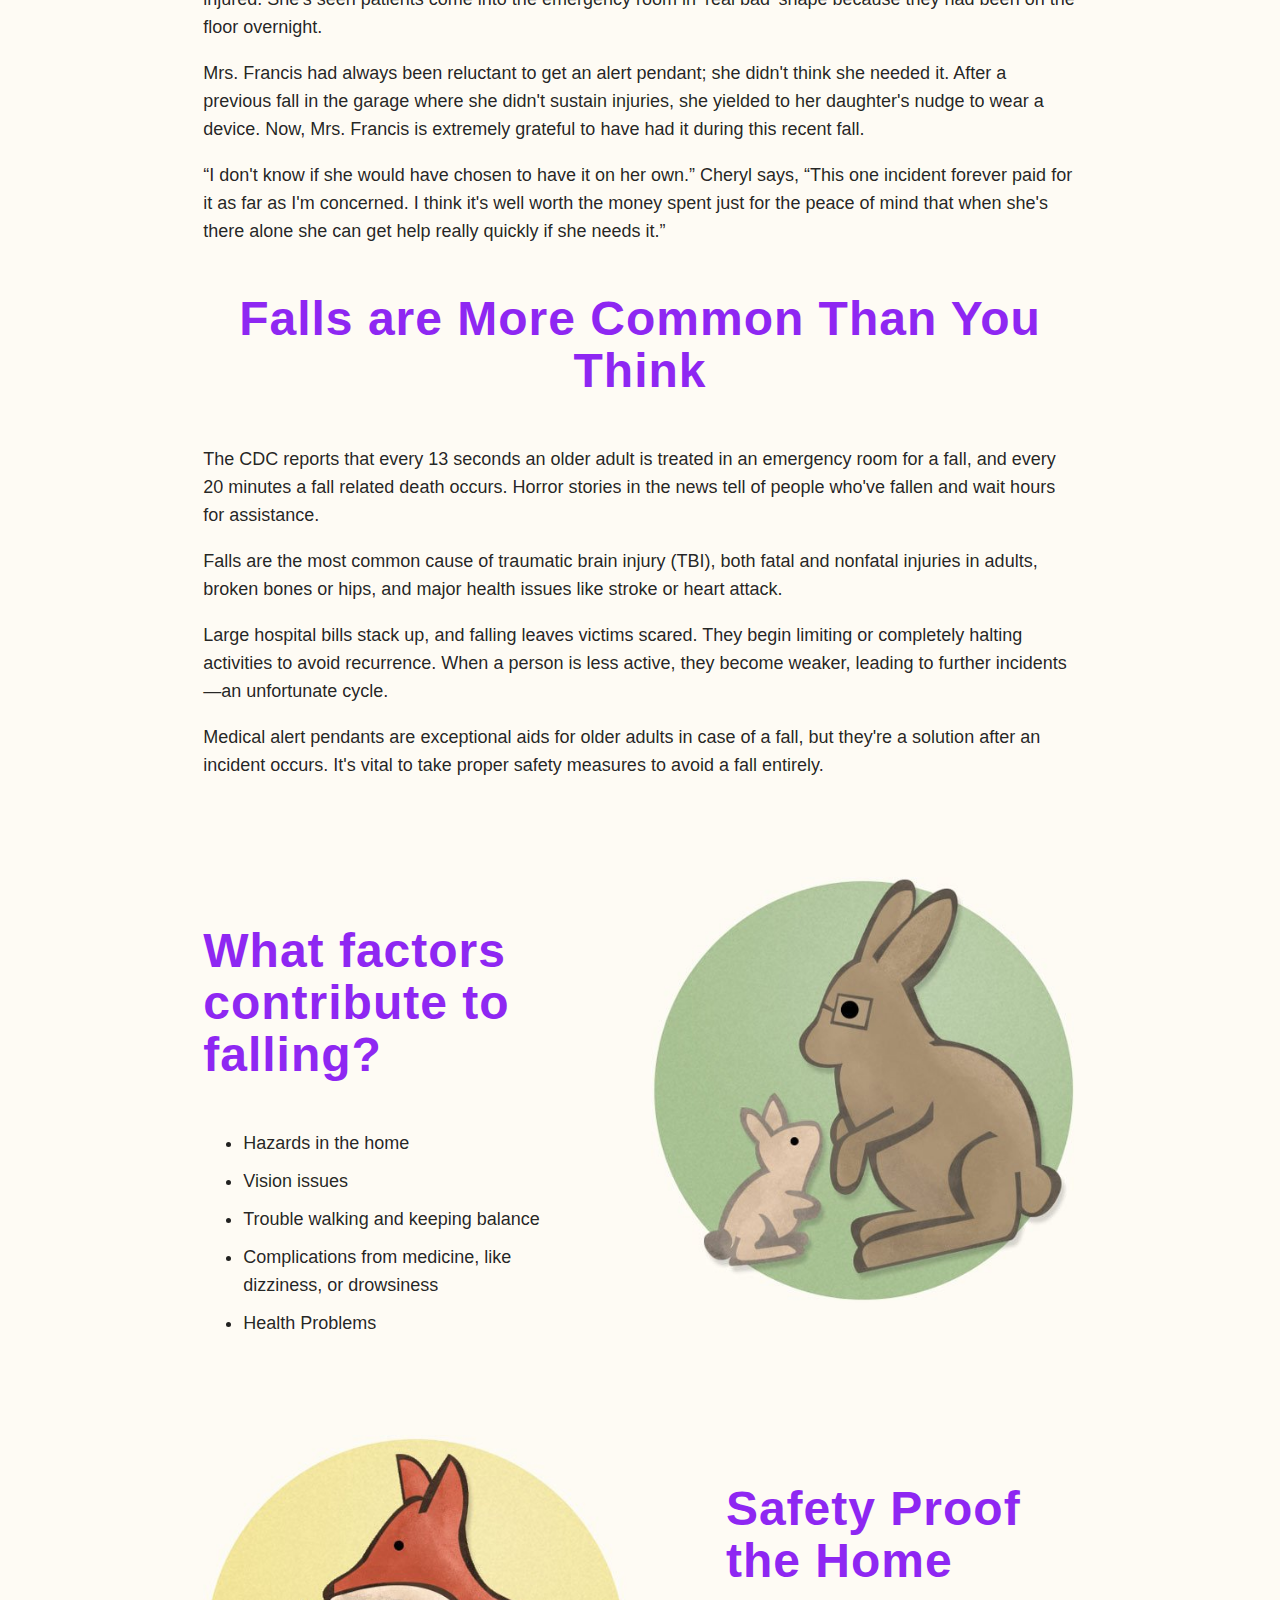
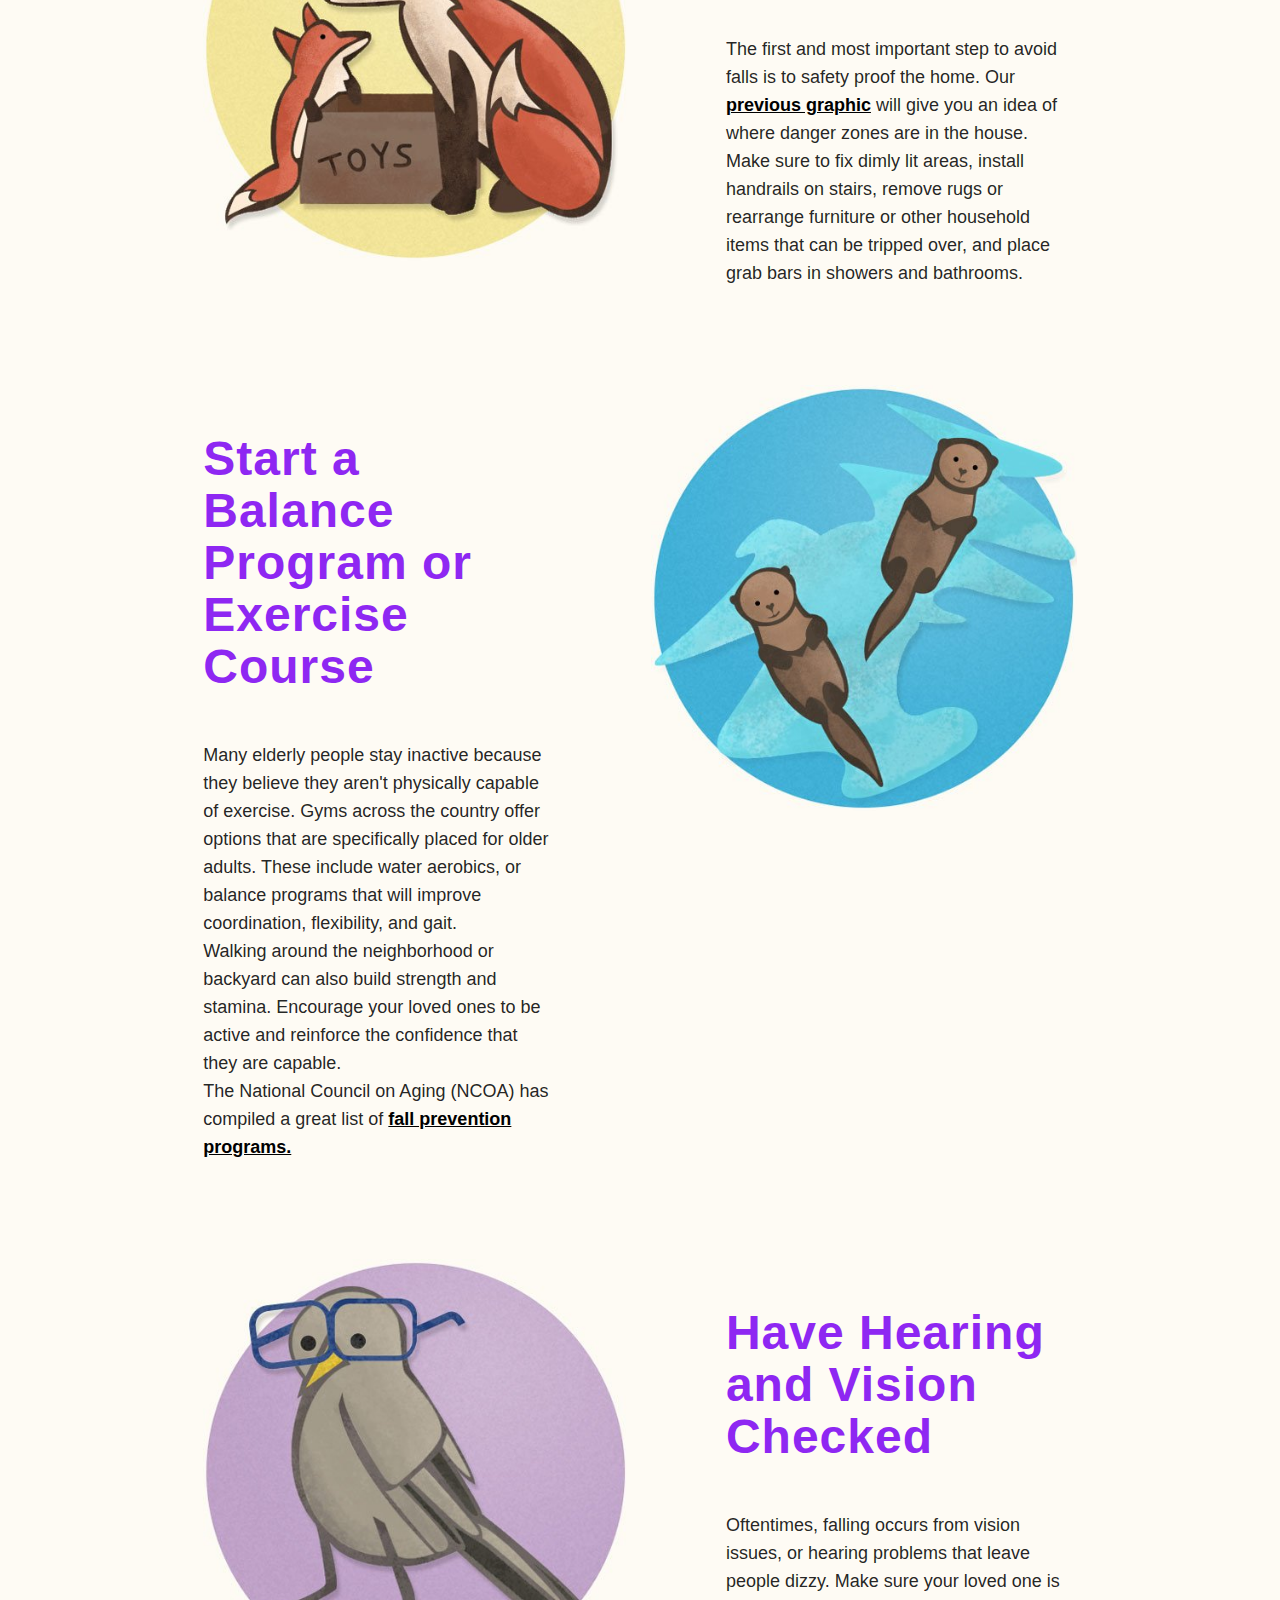
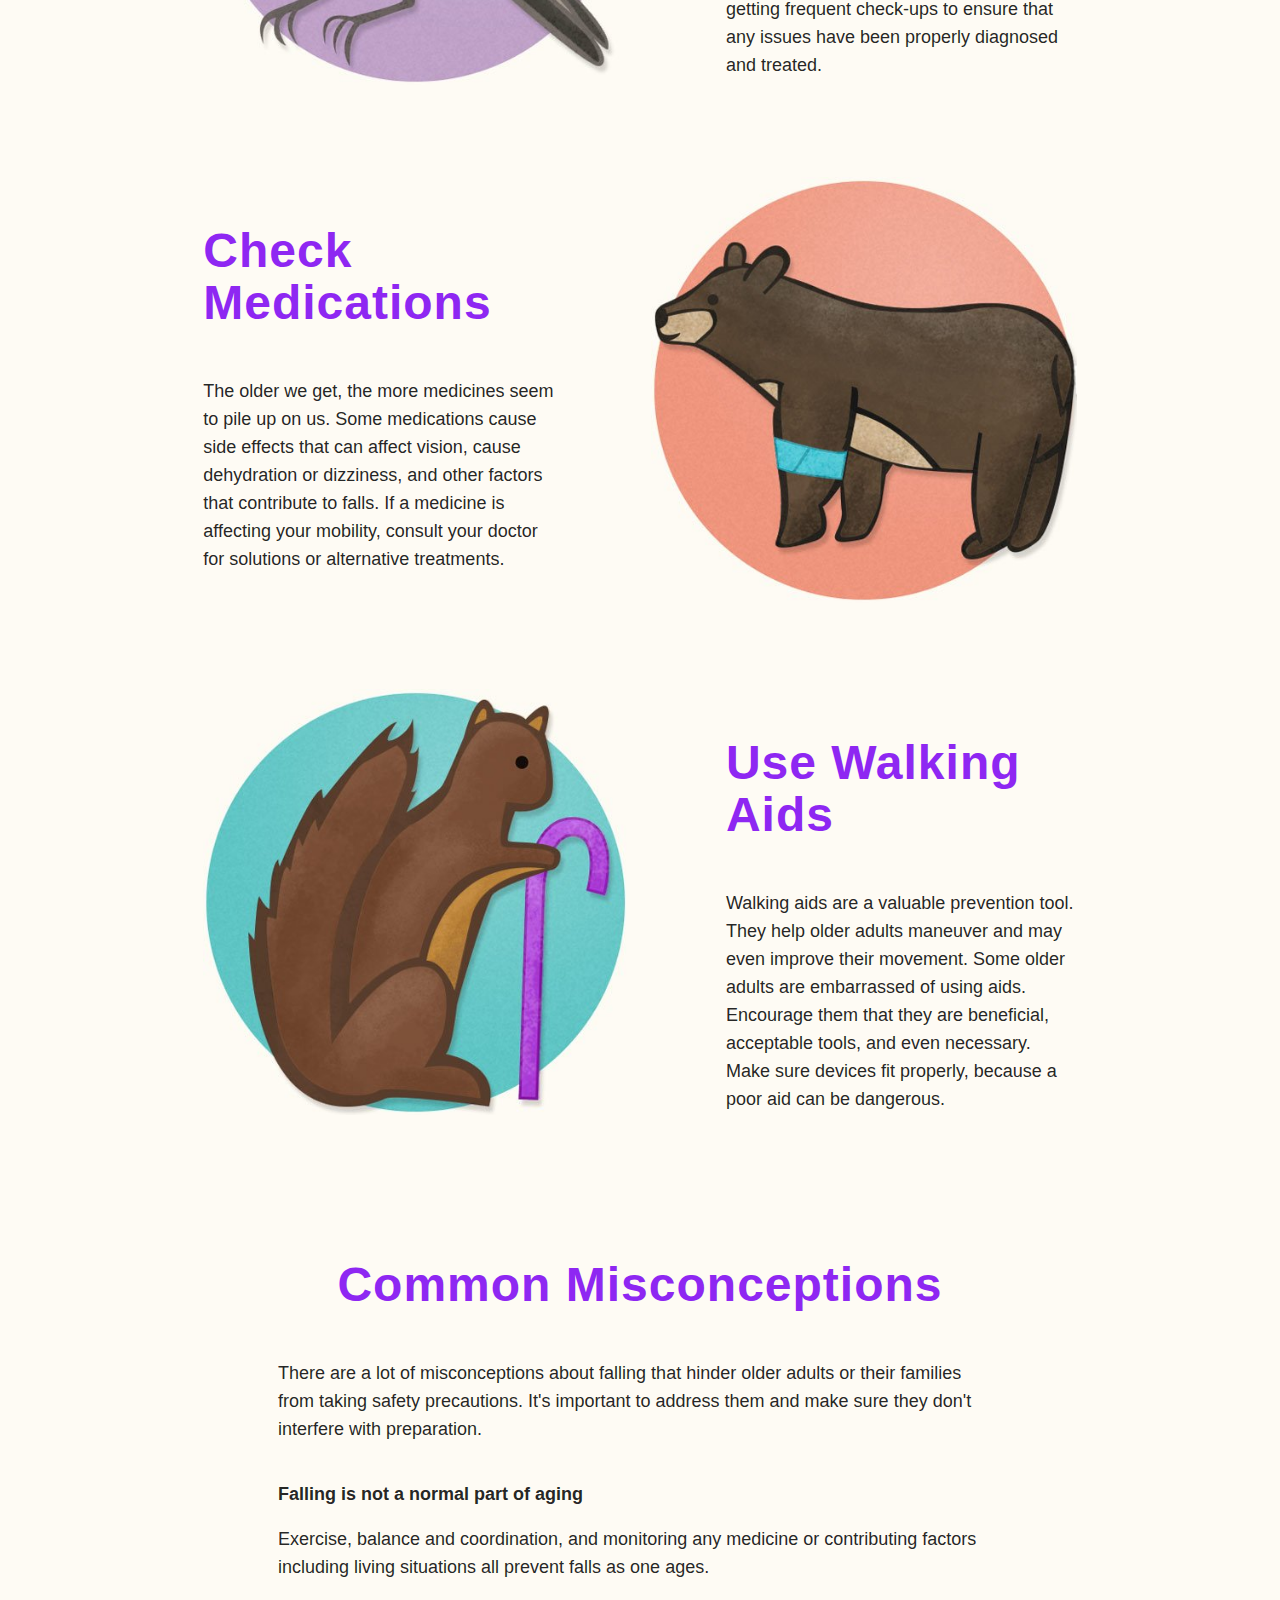
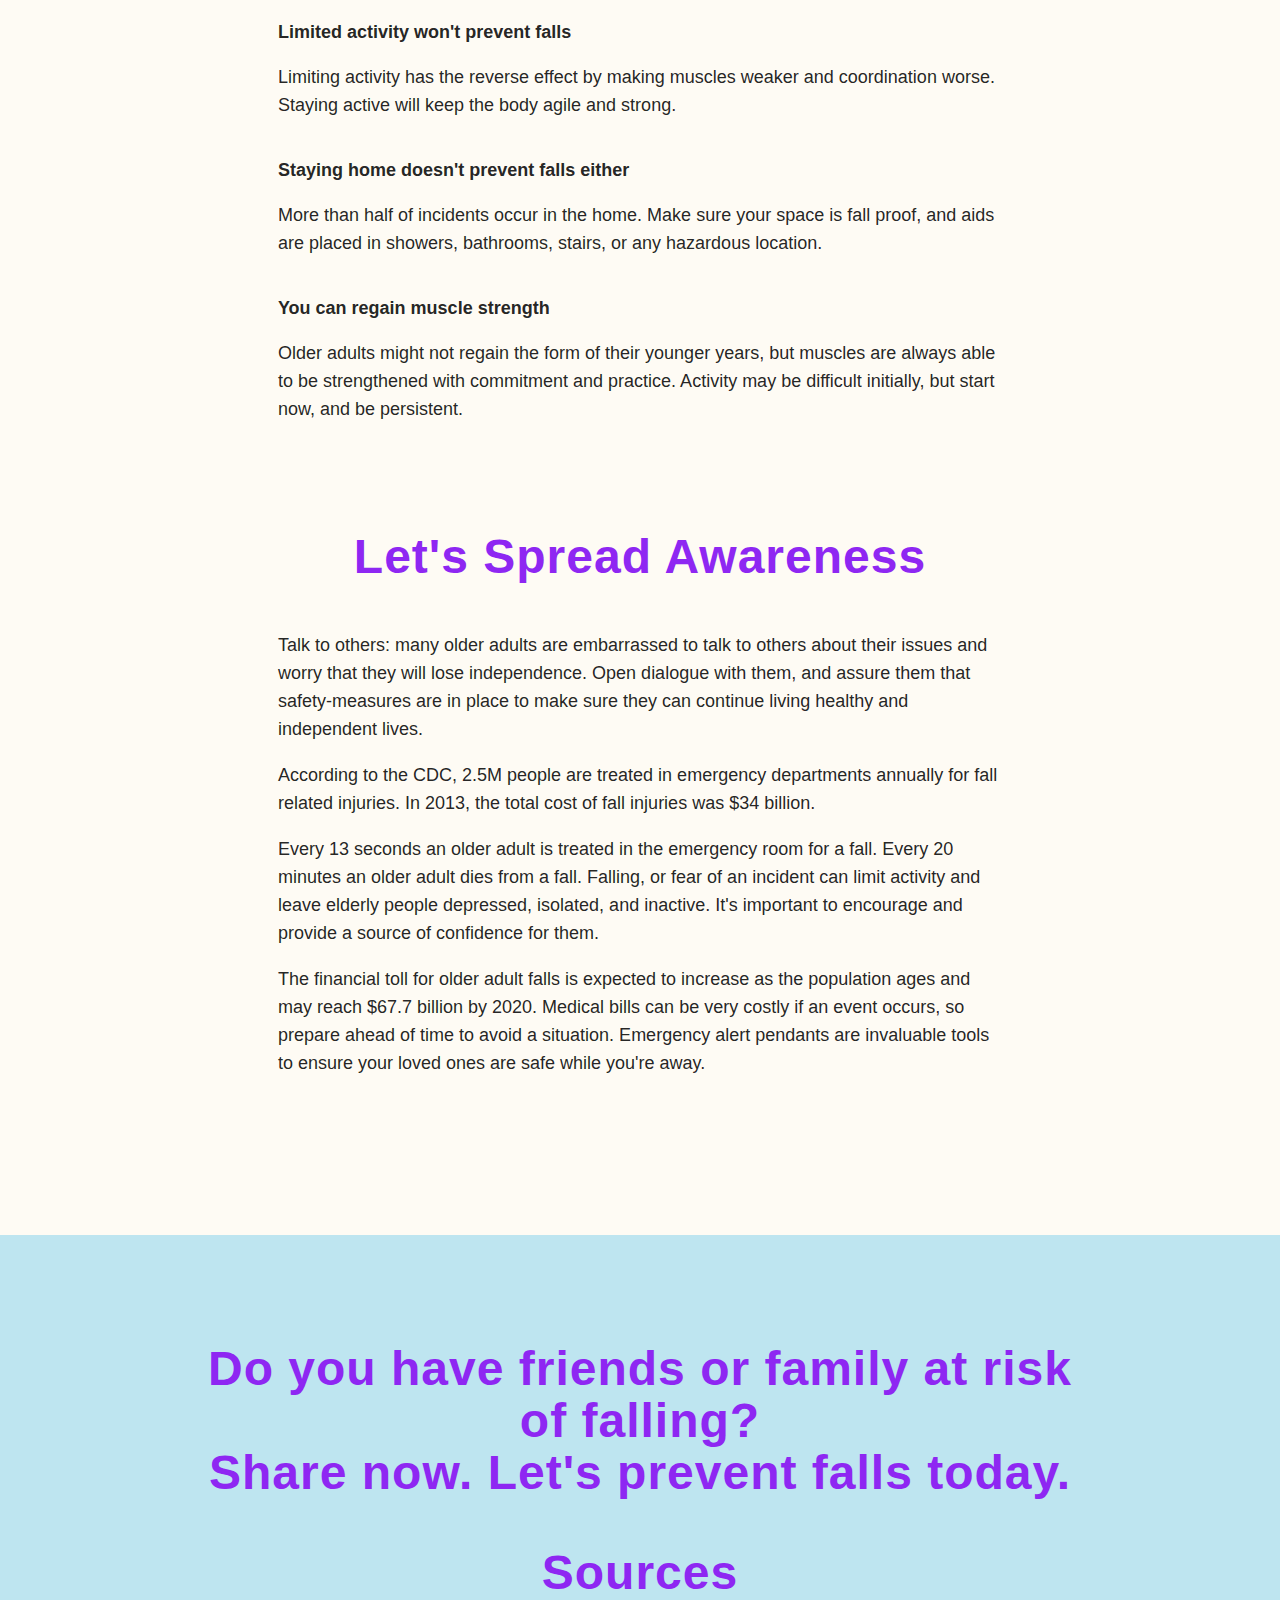
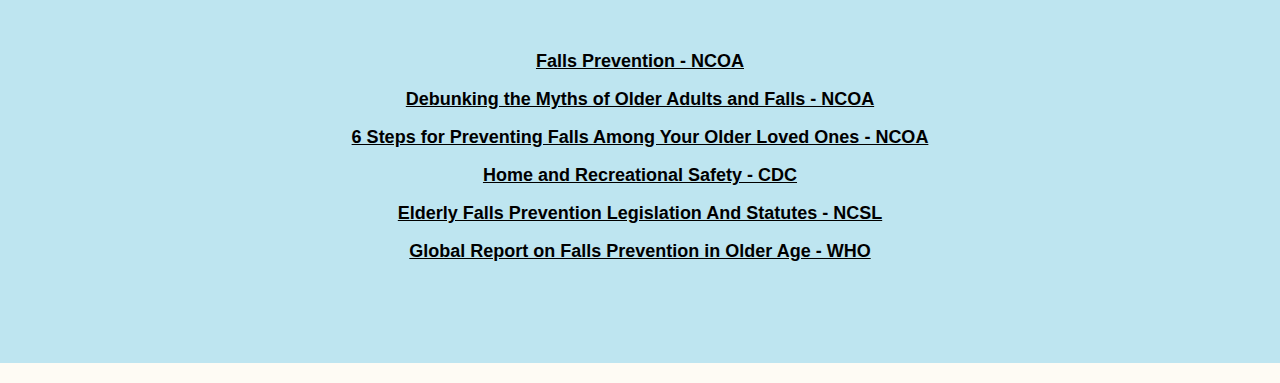
<file: preventing-falling.html>
<!DOCTYPE html>
<html>
	<head>
		<!-- Compiled and minified CSS -->
		<link rel="stylesheet" href="https://cdnjs.cloudflare.com/ajax/libs/materialize/1.0.0/css/materialize.min.css">

		<!-- Compiled and minified JavaScript -->
		<script src="https://cdnjs.cloudflare.com/ajax/libs/materialize/1.0.0/js/materialize.min.js"></script>

		<!-- Material Icons -->
		<link href="https://fonts.googleapis.com/icon?family=Material+Icons" rel="stylesheet">

		<!-- Jquery -->
		<script src="https://ajax.googleapis.com/ajax/libs/jquery/3.5.1/jquery.min.js"></script>

		<!-- share this -->
		<script type="text/javascript" src="https://platform-api.sharethis.com/js/sharethis.js#property=5ec749facf0d2b0012b98af5&product=inline-share-buttons" async="async"></script>

		<!-- CSS -->
		<link rel="stylesheet" href="css/common.css">
		<link rel="stylesheet" href="css/preventing-falling.css">

		<!--Let browser know website is optimized for mobile-->
		<meta name="viewport" content="width=device-width, initial-scale=1.0"/>
	</head>
	<body>
		<div class="row hero padding top-60 bottom-60">
			<div class="container">
				<div class="row">
					<div class="col s12">
						<a href="http://www.protectamerica.com"><img src="images/preventing-falling/logo.svg" class="logo padding bottom-60" /></a>
						<img src="images/preventing-falling/hero.png" class="responsive-img" />
						<div class="sharethis-inline-share-buttons padding top-40"></div>
					</div>
				</div>
			</div>
		</div>

		<div class="container padding top-60 bottom-60">
			<div class="row">
				<div class="col s12">
					<p class="h2-heading center">A Family Member's Guide <br class="hide-on-med-and-down" />for Preventing Falls in Older Adults</p>
					<p class="small">
						<em>The following is a true story; names have been changed to ensure privacy.</em>
					</p>
					<p>
					On a drizzly afternoon, Mrs. Donna Francis gathered her trash out of the garage to place on the corner of the front driveway. It was her usual routine on days the city collected garbage. The driveway skirted down, and the day's rain had left the pavement slick. Before Mrs. Francis knew what was happening, she had slipped and fallen. She couldn't get up.
					</p>
					<p>
					A neighbor rushed to her aid, but when she tried to help, Mrs. Francis was unable to move. The neighbor pushed the button on Mrs. Francis' medical alert necklace, and within moments an ambulance arrived to take her to the hospital.
					</p>
					<p>
					Mrs. Francis was startled. Her family worried she had suffered a heart attack because of severe chest pains. The hospital ruled it out as stress and anxiety that accompanied the aches she was feeling after a scary situation.
					</p>
					<blockquote class="padding top-40 bottom-40">
					“She would have probably been on the ground until someone drove by and noticed her,” Cheryl Francis, Donna's daughter said.
					</blockquote>
					<p>
					As someone who works in a hospital she knows first hand of the dangers of older adults falling. Oftentimes they trip over everyday items in their homes and end up on the floor until someone realizes they've been injured. She's seen patients come into the emergency room in ‘real bad' shape because they had been on the floor overnight.
					</p>
					<p>
					Mrs. Francis had always been reluctant to get an alert pendant; she didn't think she needed it. After a previous fall in the garage where she didn't sustain injuries, she yielded to her daughter's nudge to wear a device. Now, Mrs. Francis is extremely grateful to have had it during this recent fall.
					</p>
					<p>
					“I don't know if she would have chosen to have it on her own.” Cheryl says, “This one incident forever paid for it as far as I'm concerned. I think it's well worth the money spent just for the peace of mind that when she's there alone she can get help really quickly if she needs it.”
					</p>

					<p class="h2-heading center">Falls are More Common Than You Think</p>
					<p>
					The CDC reports that every 13 seconds an older adult is treated in an emergency room for a fall, and every 20 minutes a fall related death occurs. Horror stories in the news tell of people who've fallen and wait hours for assistance.
					</p>
					<p>
					Falls are the most common cause of traumatic brain injury (TBI), both fatal and nonfatal injuries in adults, broken bones or hips, and major health issues like stroke or heart attack.
					</p>
					<p>
					Large hospital bills stack up, and falling leaves victims scared. They begin limiting or completely halting activities to avoid recurrence. When a person is less active, they become weaker, leading to further incidents—an unfortunate cycle.
					</p>
					<p>
					Medical alert pendants are exceptional aids for older adults in case of a fall, but they're a solution after an incident occurs. It's vital to take proper safety measures to avoid a fall entirely.
					</p>
				</div>
			</div>
			<div class="row padding top-60">
				<div class="col l6 push-l6 m6 push-m6 s12">
					<img src="images/preventing-falling/bunnies.jpg" class="responsive-img center" />
				</div>
				<div class="col l5 pull-l6 m5 pull-m6 s12">
					<p class="h2-heading">What factors contribute to falling?</p>
					<p>
						<ul class="browser-default">
							<li>Hazards in the home</li>
							<li>Vision issues</li>
							<li>Trouble walking and keeping balance</li>
							<li>Complications from medicine, like dizziness, or drowsiness</li>
							<li>Health Problems</li>
						</ul>
					</p>
				</div>
			</div>
			<div class="row padding top-60">
				<div class="col l6 m6 s12">
					<img src="images/preventing-falling/foxes.jpg" class="responsive-img center" />
				</div>
				<div class="col l5 offset-l1 m5 offset-m1 s12">
					<p class="h2-heading">Safety Proof the Home</p>
					<p>The first and most important step to avoid falls is to safety proof the home. Our <a href="https://www.protectamerica.com/home-safety-older-adults">previous graphic</a> will give you an idea of where danger zones are in the house.
					<br>
					Make sure to fix dimly lit areas, install handrails on stairs, remove rugs or rearrange furniture or other household items that can be tripped over, and place grab bars in showers and bathrooms.</p>
				</div>
			</div>
			<div class="row padding top-60">
				<div class="col l6 push-l6 m6 push-m6 s12">
					<img src="images/preventing-falling/otters.jpg" class="responsive-img center" />
				</div>
				<div class="col l5 pull-l6 m5 pull-m6 s12">
					<p class="h2-heading">Start a Balance Program or Exercise Course</p>
					<p>
						Many elderly people stay inactive because they believe they aren't physically capable of exercise. Gyms across the country offer options that are specifically placed for older adults. These include water aerobics, or balance programs that will improve coordination, flexibility, and gait.
						<br>
						Walking around the neighborhood or backyard can also build strength and stamina. Encourage your loved ones to be active and reinforce the confidence that they are capable.
						<br>
						The National Council on Aging (NCOA) has compiled a great list of <a href="https://www.ncoa.org/healthy-aging/falls-prevention/falls-prevention-programs-for-older-adults/" target="_blank">fall prevention programs.</a>
					</p>
				</div>
			</div>
			<div class="row padding top-60">
				<div class="col l6 m6 s12">
					<img src="images/preventing-falling/bird.jpg" class="responsive-img center" />
				</div>
				<div class="col l5 offset-l1 m5 offset-m1 s12">
					<p class="h2-heading">Have Hearing and Vision Checked</p>
					<p>
						Oftentimes, falling occurs from vision issues, or hearing problems that leave people dizzy. Make sure your loved one is getting frequent check-ups to ensure that any issues have been properly diagnosed and treated.
					</p>
				</div>
			</div>
			<div class="row padding top-60">
				<div class="col l6 push-l6 m6 push-m6 s12">
					<img src="images/preventing-falling/bear.jpg" class="responsive-img center" />
				</div>
				<div class="col l5 pull-l6 m5 pull-m6 s12">
					<p class="h2-heading">Check Medications</p>
					<p>
					The older we get, the more medicines seem to pile up on us. Some medications cause side effects that can affect vision, cause dehydration or dizziness, and other factors that contribute to falls. If a medicine is affecting your mobility, consult your doctor for solutions or alternative treatments.
					</p>
				</div>
			</div>
			<div class="row padding top-60">
				<div class="col l6 m6 s12">
					<img src="images/preventing-falling/squirrel.jpg" class="responsive-img center" />
				</div>
				<div class="col l5 offset-l1 m5 offset-m1 s12">
					<p class="h2-heading">Use Walking Aids</p>
					<p>
						Walking aids are a valuable prevention tool. They help older adults maneuver and may even improve their movement.
						Some older adults are embarrassed of using aids. Encourage them that they are beneficial, acceptable tools, and even necessary. Make sure devices fit properly, because a poor aid can be dangerous.
					</p>
				</div>
			</div>
			<div class="row padding top-60 bottom-60">
				<div class="col s10 offset-s1">
					<p class="h2-heading center">Common Misconceptions</p>
					<p>
					There are a lot of misconceptions about falling that hinder older adults or their families from taking safety precautions. It's important to address them and make sure they don't interfere with preparation.
					</p>

					<p class="h3-heading padding top-20">
					Falling is not a normal part of aging
					</p>

					<p>
					Exercise, balance and coordination, and monitoring any medicine or contributing factors including living situations all prevent falls as one ages.
					</p>

					<p class="h3-heading padding top-20">
					Limited activity won't prevent falls
					</p>

					<p>
					Limiting activity has the reverse effect by making muscles weaker and coordination worse. Staying active will keep the body agile and strong.
					</p>

					<p class="h3-heading padding top-20">
					Staying home doesn't prevent falls either
					</p>

					<p>
					More than half of incidents occur in the home. Make sure your space is fall proof, and aids are placed in showers, bathrooms, stairs, or any hazardous location.
					</p>

					<p class="h3-heading padding top-20">
					You can regain muscle strength
					</p>
					<p>
					Older adults might not regain the form of their younger years, but muscles are always able to be strengthened with commitment and practice. Activity may be difficult initially, but start now, and be persistent.
					</p>

					<p class="h2-heading center padding top-60">Let's Spread Awareness</p>
					<p>
					Talk to others: many older adults are embarrassed to talk to others about their issues and worry that they will lose independence. Open dialogue with them, and assure them that safety-measures are in place to make sure they can continue living healthy and independent lives.
					</p>
					<p>
					According to the CDC, 2.5M people are treated in emergency departments annually for fall related injuries. In 2013, the total cost of fall injuries was $34 billion.
					</p>
					<p>
					Every 13 seconds an older adult is treated in the emergency room for a fall. Every 20 minutes an older adult dies from a fall. Falling, or fear of an incident can limit activity and leave elderly people depressed, isolated, and inactive. It's important to encourage and provide a source of confidence for them.
					</p>
					<p>
					The financial toll for older adult falls is expected to increase as the population ages and may reach $67.7 billion by 2020. Medical bills can be very costly if an event occurs, so prepare ahead of time to avoid a situation. Emergency alert pendants are invaluable tools to ensure your loved ones are safe while you're away.
					</p>
				</div>
			</div>
		</div>

		<div class="row footer padding top-60 bottom-60">
			<div class="container">
				<div class="row">
					<div class="col s12 center">
						<p class="h2-heading center">Do you have friends or family at risk of falling?
						<br />
						Share now. Let's prevent falls today.</p>

						<div class="sharethis-inline-share-buttons"></div>

						<p class="h2-heading center">Sources</p>
						<ul>
							<li><a href="https://www.ncoa.org/healthy-aging/falls-prevention/" target="_blank">Falls Prevention - NCOA</a></li>
							<li><a href="https://www.ncoa.org/healthy-aging/falls-prevention/preventing-falls-tips-for-older-adults-and-caregivers/debunking-the-myths-of-older-adult-falls/" target="_blank">Debunking the Myths of Older Adults and Falls - NCOA</a></li>
							<li><a href="https://www.ncoa.org/healthy-aging/falls-prevention/preventing-falls-tips-for-older-adults-and-caregivers/6-steps-to-protect-your-older-loved-one-from-a-fall/" target="_blank">6 Steps for Preventing Falls Among Your Older Loved Ones - NCOA</a></li>
							<li><a href="http://www.cdc.gov/homeandrecreationalsafety/falls/adultfalls.html" target="_blank">Home and Recreational Safety -  CDC</a></li>
							<li><a href="http://www.ncsl.org/research/health/elderly-falls-prevention-legislation-and-statutes.aspx" target="_blank">Elderly Falls Prevention Legislation And Statutes - NCSL</a></li>
							<li><a href="http://www.who.int/ageing/publications/Falls_prevention7March.pdf" target="_blank">Global Report on Falls Prevention in Older Age - WHO</a></li>
						</ul>
					</div>
				</div>
			</div>
		</div>
	</body>
</html>
</file>
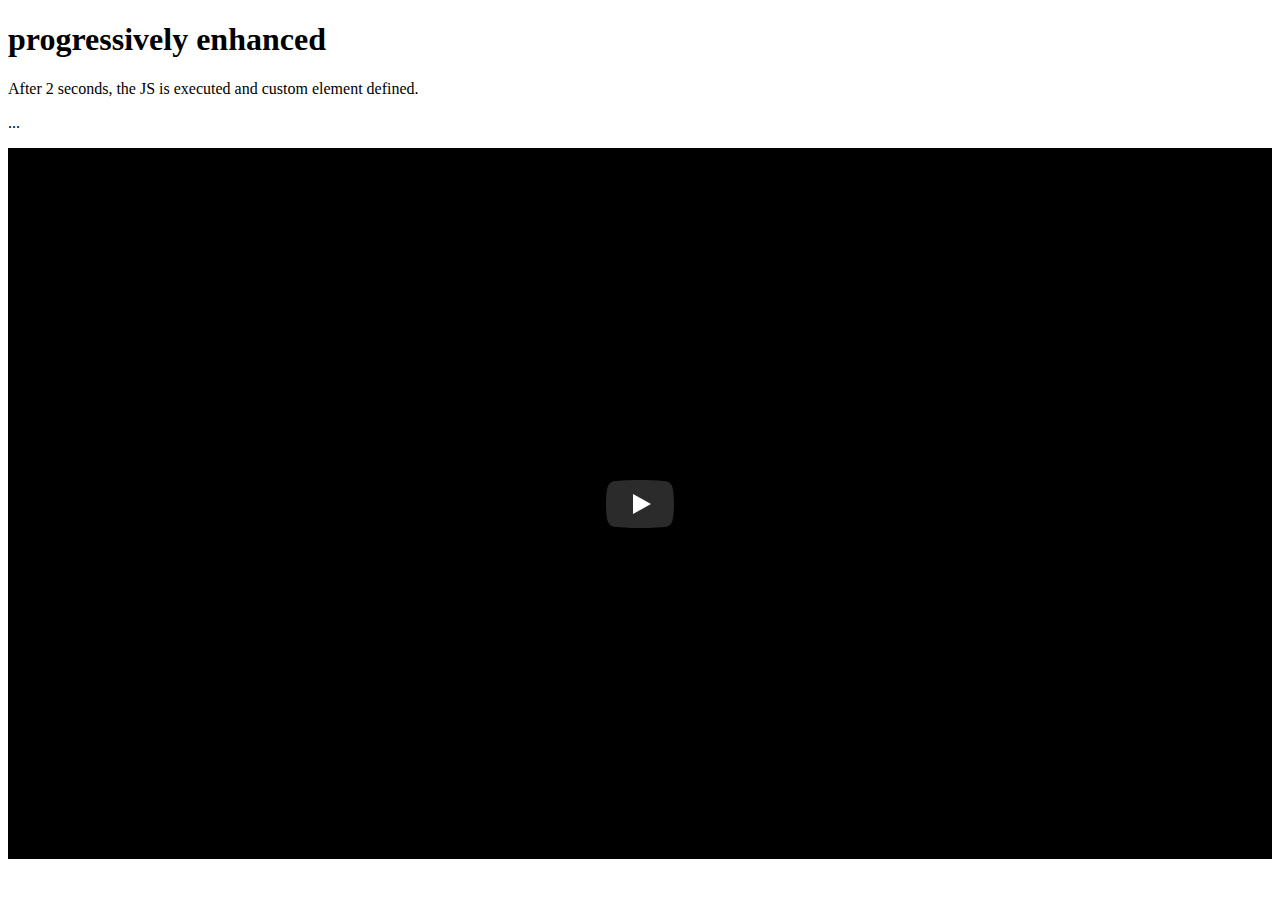
<file: plugins/lite-youtube-embed/variants/pe.html>
<!DOCTYPE html>
<html lang="en">
<head>
  <title>lite-youtube-embed - progressively enhanced</title>
  <meta charset="utf-8" />
  <meta name="viewport" content="width=device-width, initial-scale=1" />
  <link rel="stylesheet" href="../src/lite-yt-embed.css" />
</head>
<body>
<h1>progressively enhanced</h1>
<p>After 2 seconds, the JS is executed and custom element defined.</p>
<p id="done">...</p>

<lite-youtube videoid="ogfYd705cRs" style="background-image: url('https://i.ytimg.com/vi/ogfYd705cRs/hqdefault.jpg');">
	<div class="lty-playbtn"></div>
</lite-youtube>

<script>
// artificial delay somewhat simulates a script[defer]
setTimeout(_ => {
  const elem = document.createElement('script');
  elem.src = '../src/lite-yt-embed.js';
  document.head.append(elem);

  document.querySelector('#done').textContent = 'Script complete.'
}, 2000);
</script>

</body>
</html>
</file>
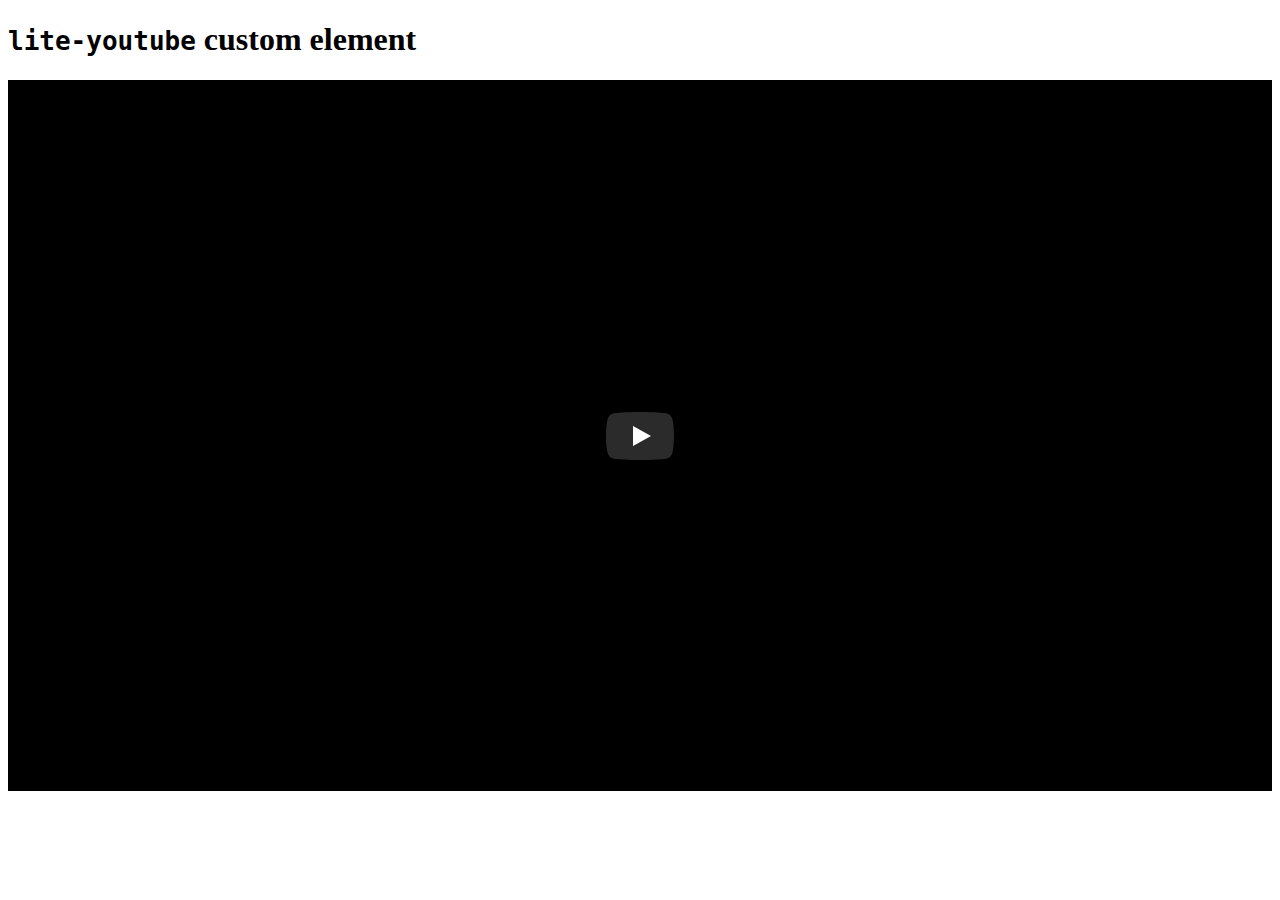
<file: plugins/lite-youtube-embed/variants/solo.html>
<!DOCTYPE html>
<html lang="en">
<head>
  <title>lite-youtube-embed</title>
  <meta charset="utf-8" />
  <meta name="viewport" content="width=device-width, initial-scale=1" />
  <link rel="stylesheet" href="../src/lite-yt-embed.css" />
</head>
<body>
<h1><code>lite-youtube</code> custom element</h1>

<lite-youtube videoid="ogfYd705cRs"></lite-youtube>

<script src="../src/lite-yt-embed.js"></script>

</body>
</html>
</file>
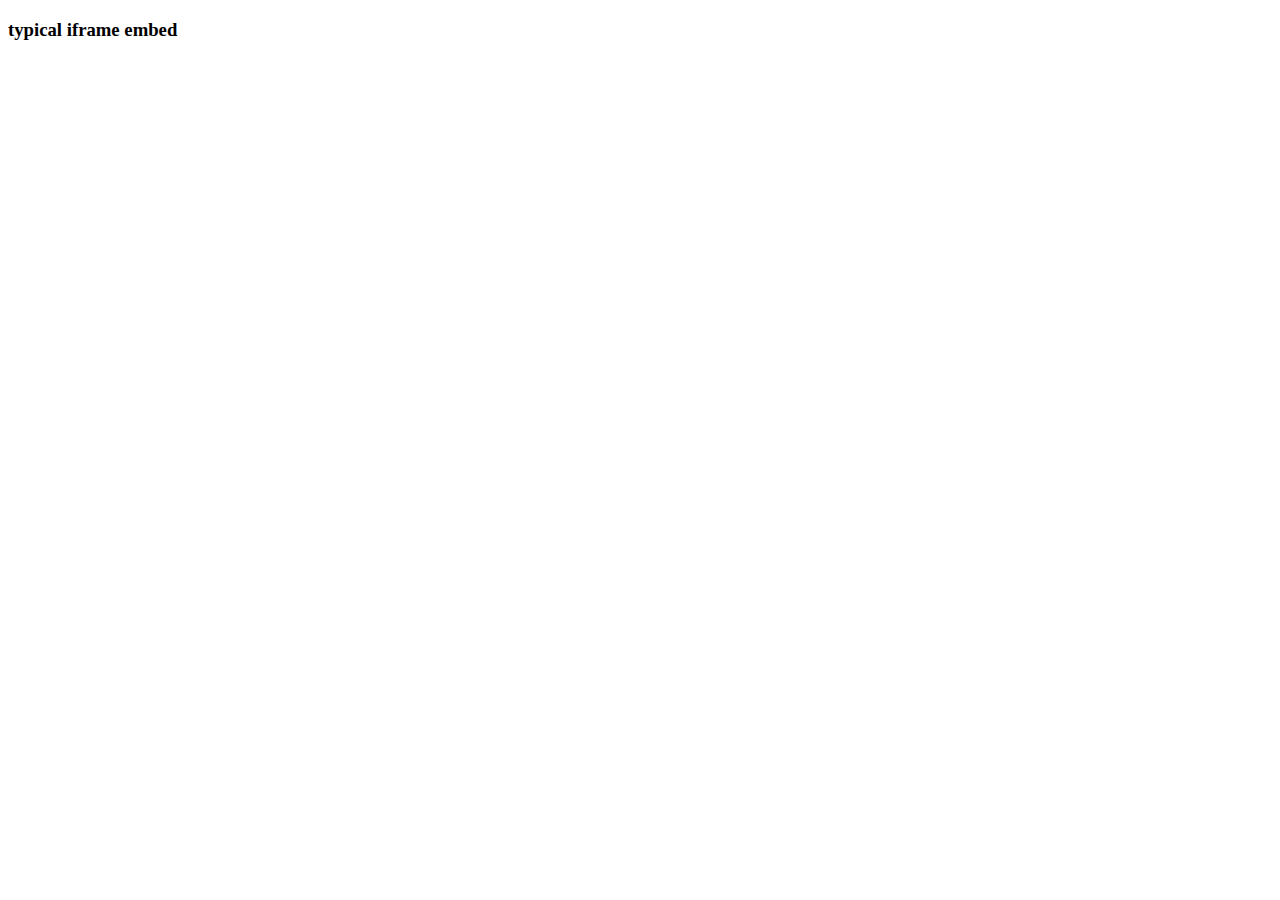
<file: plugins/lite-youtube-embed/variants/yt.html>
<!DOCTYPE html>
<html lang="en">
  <head>
    <title>lite-youtube-embed</title>
    <meta charset="utf-8" />
    <meta name="viewport" content="width=device-width, initial-scale=1" />
  </head>
  <body>

    <h3>typical iframe embed</h3>
    <iframe
      width="560"
      height="315"
      src="https://www.youtube.com/embed/ogfYd705cRs"
      frameborder="0"
      allow="accelerometer; autoplay; encrypted-media; gyroscope; picture-in-picture"
      allowfullscreen
    ></iframe>


  </body>
</html>
</file>
<file: css/main.css>
html {
  height: 100%;
}
body {
  font-familY: 'Roboto', Helvetica, sans-serif;
  height: 100%;
  background: linear-gradient(to bottom, #5800bf, #00e6e9);
  background-repeat: no-repeat;
  background-size: cover;
}
.no-margin {
  margin: 0;
}
.no-padding {
  padding: 0;
}
.padding.all-10 {
  padding: 10px;
}
.padding.all-20 {
  padding: 20px;
}
.padding.all-40 {
  padding: 40px;
}
.padding.top-20 {
  padding-top: 20px;
}
.padding.top-40 {
  padding-top: 40px;
}
.padding.top-60 {
  padding-top: 60px;
}
.padding.top-80 {
  padding-top: 80px;
}
.padding.bottom-20 {
  padding-bottom: 20px;
}
.padding.bottom-40 {
  padding-bottom: 40px;
}
.padding.bottom-60 {
  padding-bottom: 60px;
}
.padding.bottom-80 {
  padding-bottom: 80px;
}
.margin.all-10 {
  margin: 10px;
}
.margin.all-20 {
  margin: 20px;
}
.margin.all-40 {
  margin: 40px;
}
.margin.top-10 {
  margin-top: 10px;
}
.margin.top-20 {
  margin-top: 20px;
}
.margin.top-40 {
  margin-top: 40px;
}
.margin.top-60 {
  margin-top: 60px;
}
.margin.top-80 {
  margin-top: 80px;
}
.margin.bottom-20 {
  margin-bottom: 20px;
}
.margin.bottom-40 {
  margin-bottom: 40px;
}
.margin.bottom-60 {
  margin-bottom: 60px;
}
.margin.bottom-80 {
  margin-bottom: 80px;
}
#intro {
  color: #ffffff;
}
#intro a {
  color: #ffffff;
  text-decoration: underline;
}
</file>
<file: plugins/lite-youtube-embed/src/lite-yt-embed.css>
lite-youtube {
    background-color: #000;
    position: relative;
    display: block;
    contain: content;
    background-position: center center;
    background-size: cover;
    cursor: pointer;
}

/* gradient */
lite-youtube::before {
    content: '';
    display: block;
    position: absolute;
    top: 0;
    background-image: url([data-uri]);
    background-position: top;
    background-repeat: repeat-x;
    height: 60px;
    padding-bottom: 50px;
    width: 100%;
    transition: all 0.2s cubic-bezier(0, 0, 0.2, 1);
}

/* responsive iframe with a 16:9 aspect ratio
    thanks https://css-tricks.com/responsive-iframes/
*/
lite-youtube::after {
    content: "";
    display: block;
    padding-bottom: calc(100% / (16 / 9));
}
lite-youtube > iframe {
    width: 100%;
    height: 100%;
    position: absolute;
    top: 0;
    left: 0;
}

/* play button */
lite-youtube > .lty-playbtn {
    width: 68px;
    height: 48px;
    position: absolute;
    transform: translate3d(-50%, -50%, 0);
    top: 50%;
    left: 50%;
    z-index: 1;
    /* YT's actual play button svg */
    background-image: url('data:image/svg+xml;utf8,<svg xmlns="http://www.w3.org/2000/svg" version="1.1" viewBox="0 0 68 48"><path fill="%23f00" fill-opacity="0.8" d="M66.52,7.74c-0.78-2.93-2.49-5.41-5.42-6.19C55.79,.13,34,0,34,0S12.21,.13,6.9,1.55 C3.97,2.33,2.27,4.81,1.48,7.74C0.06,13.05,0,24,0,24s0.06,10.95,1.48,16.26c0.78,2.93,2.49,5.41,5.42,6.19 C12.21,47.87,34,48,34,48s21.79-0.13,27.1-1.55c2.93-0.78,4.64-3.26,5.42-6.19C67.94,34.95,68,24,68,24S67.94,13.05,66.52,7.74z"></path><path d="M 45,24 27,14 27,34" fill="%23fff"></path></svg>');
    filter: grayscale(100%);
    transition: filter .1s cubic-bezier(0, 0, 0.2, 1);
}

lite-youtube:hover > .lty-playbtn {
    filter: none;
}

/* Post-click styles */
lite-youtube.lyt-activated {
    cursor: unset;
}
lite-youtube.lyt-activated::before,
lite-youtube.lyt-activated > .lty-playbtn {
    opacity: 0;
    pointer-events: none;
}
</file>
<file: css/carbon-monoxide.css>
.co-yellow{
	background-color: #f7e002;
}

.co-grey{
	background-color: #555555;
}

.co-yellow-text{
	color: #f7e002;
}

.co-grey-text{
	color: #555555;
}

body{
	font-family: Helvetica, Arial, sans-serif;
}

.h1-heading{
	font-size: 36px;
	line-height: 1.2;
	text-transform: uppercase;
	letter-spacing: 0.5;
}

.h2-heading{
	font-size: 28px;
	line-height: 1.2;
	letter-spacing: 0.5;
}

.h3-heading{
	font-size: 18px;
	line-height: 1.2;
	font-weight: 700;
	letter-spacing: 0.5;
}

p{
	font-size: 18px;
	line-height: 28px;
	letter-spacing: 0.5;
}

ul{
	font-size: 18px;
	line-height: 28px;
	letter-spacing: 0.5;
}

li{
	margin-bottom: 10px;
}

.icon-list i{
	margin-right: 20px;
	margin-top: 5px;
}

.icon-list p{
	text-transform: uppercase;
	letter-spacing: 1;
	font-size: 24px;
	margin-top: 10px;
	margin-bottom: 0;
}

.two-column{
	columns: 2;
}

.two-column li{
	margin-left: 10px;
	margin-right: 10px;
}


.bold{
	font-weight: 700;
}

a{
	color: #ffffff;
}

a:hover{
	color: #f7e002;
}

.logo{
	display: block;
	width: 100%;
	max-width: 300px;
	margin: 0 auto;
}

.row{
	position: relative;
	overflow: hidden;
	margin-bottom: 0;
}

.left-triangle{
	position: absolute;
	width: 0;
	height: 0;
	border-style: solid;
	border-width: 400px 0 400px 1200px;
	border-color: transparent transparent transparent #ffffff;
	margin-top: -100px;
}

.right-triangle{
	position: absolute;
	margin-top: -100px;
	right: 0;
	width: 0;
	height: 0;
	border-style: solid;
	border-width: 400px 1200px 400px 0;
	border-color: transparent #ffffff transparent transparent;
}

hr{
	width: 100%;
	height: 5px;
	margin-top: 5px;
	border-style: none;
}

.causes{
	display: block;
	margin: 0 auto;
	width: 100%;
}

.causes.one{
	max-width: 250px;
}

.causes.two{
	max-width: 300px;
}

.causes.three{
	max-width: 400px;
}

@media only screen and (max-width: 600px){
	.two-column{
		columns: 1;
	}
	.s-center{
		text-align: center;
	}
}
</file>
<file: css/plants.css>
body{
	background-color: #ffffff;
	font-family: Helvetica, Arial, sans-serif;
	overflow: auto !important; /* fixes modals shifting content issue */
}

.logo{
	display: block;
	width: 100%;
	max-width: 300px;
	margin: 0 auto;
}

.h2-heading{
	font-size: 28px;
	line-height: 38px;
	font-weight: 600;
	letter-spacing: 1px;
	text-transform: uppercase;
}

.h3-heading{
	font-size: 24px;
	line-height: 28px;
	text-transform: uppercase;
	margin: 0 auto;
	padding-top: 50px;
}

.color-bg{
	background-color: #acdb92;
	color: #000;
	outline: 6px dotted #fff;
	outline-offset: -30px;
	border: 6px solid #718e6b;
}

.color-bg a{
	color: #000;
}

a{
	font-weight:700;
	color: #718e6b;
}

a:hover{
	text-decoration: underline;
}

.bold{
	font-weight: 700;
}

.caps{
	text-transform: uppercase;
}

.italic{
	font-style: italic;
}

.carousel.carousel-slider .carousel-item .h2-heading{
	font-size: 28px;
	line-height: 38px;
	font-weight: 600;
	letter-spacing: 1px;
	text-transform: uppercase;
	margin-bottom: 0;
}

.carousel ul{
	display: block;
	max-width: 80%;
}

.brick{
	background-image:url("../images/plants-that-protect/brick-bg.png");
	background-repeat: repeat-x;
	background-position: top center;
	background-size:50%;
	padding-top:20%;
}

/* modals */
.yard{
	position: relative;
}

.circle{
	position: absolute;
	background-color: #000000;
	opacity: 0.8;
	width: 2.5vw;
	height: 2.5vw;
	border-radius: 50%;
	max-width: 50px;
	max-height: 50px;
}

.circle:hover{
	opacity: 0.6;
}

/* fence bushes */
.circle.one{
	top: 50%;
	left: 8%;
}

/* window sill */
.circle.two{
	top: 55%;
	left: 71.5%;
}

/* bush under window */
.circle.three{
	top: 50%;
	left: 60%;
}

/* grass */
.circle.four{
	top: 80%;
	left: 75%;
}

/* gardening tools */
.circle.five{
	top: 68%;
	left: 35%;
}

/* along path */
.circle.six{
	top: 72%;
	left: 83%;
}

.carousel{
	min-height:200px;
	border: 1px solid #000000;
}


@media only screen and (max-width: 600px) {

	.carousel.carousel-slider .carousel-item .h2-heading{
		font-size: 18px;
	}

	.carousel-ul{
		margin-left: 10px;
	}

	.color-bg{
		outline: none;
		border: 2px solid #718e6b;
	}
	.s-center-align{
		text-align:center;
	}
}
</file>
<file: css/preventing-falling.css>
body{
	background-color: #fefbf4;
}

.h2-heading{
	color: #8e27f2;
	font-weight: 700;
	letter-spacing: 1px;
	font-size: 48px;
	line-height: 52px;
}

a{
	color: #000000;
	font-weight: 700;
	text-decoration: underline;
}

.small{
	font-size: 16px;
	color: #999999;
	font-style: italic;
}

blockquote{
	border: none;
	font-style: italic;
	font-size: 28px;
	line-height: 34px;
	max-width: 600px;
	margin: 0 auto;
	text-align: center;
}

.hero{
	background-image: url("../images/preventing-falling/title-bg.jpg");
	background-repeat: no-repeat;
	background-size: cover;
}

.logo{
	display: block;
	margin: 0 auto;
	width: 100%;
	max-width: 350px;
}

.footer{
	background-color: #bee5f0;
}

@media only screen and (max-width: 600px){
	.h2-heading{
		font-size: 28px;
		line-height: 34px;
	}
}
</file>
<file: css/common.css>
/* reset */

html {
	box-sizing: border-box;
}
*, *:before, *:after {
	box-sizing: inherit;
}

/* typography */
body{
	font-family: 'Roboto', Helvetica, Arial, sans-serif;
}

.h1-heading{
	font-size: 48px;
	line-height: 54px;
}

.h2-heading{
	font-size: 28px;
	line-height: 34px;
}

.h3-heading{
	font-size: 18px;
	line-height: 26px;
	font-weight: 700;
}

p{
	font-size: 18px;
	line-height: 28px;
}

ul{
	font-size: 18px;
	line-height: 28px;
}

li{
	margin-bottom: 10px;
}

a{

}

/* margin and padding helpers */

.no-padding{
	padding: 0;
}

.no-margin{
	margin: 0;
}

/* margins */
.margin.top-0 {
	margin-top: 0;
}
.margin.bottom-0 {
	bottom-top: 0;
}
.margin.top-10 {
	margin-top: 10px;
}
.margin.bottom-10 {
	margin-bottom: 10px;
}
.margin.top-20 {
	margin-top: 20px;
}
.margin.bottom-20 {
	margin-bottom: 20px;
}
.margin.top-40 {
	margin-top: 40px;
}
.margin.bottom-40 {
	margin-bottom: 40px;
}
.margin.top-60 {
	margin-top: 60px;
}
.margin.bottom-60 {
	margin-bottom: 60px;
}
.margin.top-80 {
	margin-top: 80px;
}
.margin.bottom-80 {
	margin-bottom: 60px;
}
.margin.top-100 {
	margin-top: 100px;
}
.margin.bottom-100 {
	margin-bottom: 100px;
}
.margin.top-120 {
	margin-top: 120px;
}
.margin.bottom-120 {
	margin-bottom: 120px;
}
.margin.top-140 {
	margin-top: 140px;
}
.margin.bottom-140 {
	margin-bottom: 140px;
}
.margin.top-160 {
	margin-top: 160px;
}
.margin.bottom-160 {
	margin-bottom: 160px;
}
.margin.all-10 {
	margin: 10px;
}
.margin.all-20 {
	margin: 20px;
}
.margin.all-40 {
	margin: 40px;
}

/* padding */
.padding.top-0 {
	padding-top: 0;
}
.padding.bottom-0 {
	padding-bottom: 0;
}
.padding.top-10 {
	padding-top: 10px;
}
.padding.bottom-10 {
	padding-bottom: 10px;
}
.padding.top-20 {
	padding-top: 20px;
}
.padding.bottom-20 {
	padding-bottom: 20px;
}
.padding.top-40 {
	padding-top: 40px;
}
.padding.bottom-40 {
	padding-bottom: 40px;
}
.padding.top-60 {
	padding-top: 60px;
}
.padding.bottom-60 {
	padding-bottom: 60px;
}
.padding.top-80 {
	padding-top: 80px;
}
.padding.bottom-80 {
	padding-bottom: 80px;
}
.padding.top-100 {
	padding-top: 100px;
}
.padding.bottom-100 {
	padding-bottom: 100px;
}
.padding.top-120 {
	padding-top: 120px;
}
.padding.bottom-120 {
	padding-bottom: 120px;
}
.padding.top-160 {
	padding-top: 160px;
}
.padding.bottom-160 {
	padding-bottom: 160px;
}
.padding.all-10 {
	padding: 10px;
}
.padding.all-20 {
	padding: 20px;
}
.padding.all-40 {
	padding: 40px;
}


/* Small Size Helpers */

/* padding */
.padding.s-top-0 {
	padding-top: 0px;
}
.padding.s-bottom-0 {
	padding-bottom: 0px;
}
.padding.s-top-10 {
	padding-top: 10px;
}
.padding.s-bottom-10 {
	padding-bottom: 10px;
}
.padding.s-top-20 {
	padding-top: 20px;
}
.padding.s-bottom-20 {
	padding-bottom: 20px;
}
.padding.s-top-40 {
	padding-top: 40px;
}
.padding.s-bottom-40 {
	padding-bottom: 40px;
}
.padding.s-top-60 {
	padding-top: 60px;
}
.padding.s-bottom-60 {
	padding-bottom: 60px;
}
.padding.s-top-80 {
	padding-top: 80px;
}
.padding.s-bottom-80 {
	padding-bottom: 80px;
}
.padding.s-top-100 {
	padding-top: 100px;
}
.padding.s-bottom-100 {
	padding-bottom: 100px;
}
.padding.s-top-120 {
	padding-top: 120px;
}
.padding.s-bottom-120 {
	padding-bottom: 120px;
}
.padding.s-top-140 {
	padding-top: 140px;
}
.padding.s-bottom-140 {
	padding-bottom: 140px;
}
.padding.s-top-160 {
	padding-top: 160px;
}
.padding.s-bottom-160 {
	padding-bottom: 160px;
}
.padding.s-all-10 {
	padding: 10px;
}
.padding.s-all-20 {
	padding: 20px;
}

/* margin */
.margin.s-top-0 {
	margin-top: 0px;
}
.margin.s-bottom-0 {
	margin-bottom: 0px;
}
.margin.s-top-10 {
	margin-top: 10px;
}
.margin.s-bottom-10 {
	margin-bottom: 10px;
}
.margin.s-top-20 {
	margin-top: 20px;
}
.margin.s-bottom-20 {
	margin-bottom: 20px;
}
.margin.s-top-40 {
	margin-top: 40px;
}
.margin.s-bottom-40 {
	margin-bottom: 40px;
}
.margin.s-top-60 {
	margin-top: 60px;
}
.margin.s-bottom-60 {
	margin-bottom: 60px;
}
.margin.s-top-80 {
	margin-top: 80px;
}
.margin.s-bottom-80 {
	margin-bottom: 80px;
}
.margin.s-top-100 {
	margin-top: 100px;
}
.margin.s-bottom-100 {
	margin-bottom: 100px;
}
.margin.s-top-120 {
	margin-top: 120px;
}
.margin.s-bottom-120 {
	margin-bottom: 120px;
}
.margin.s-top-140 {
	margin-top: 140px;
}
.margin.s-bottom-140 {
	margin-bottom: 140px;
}
.margin.s-top-160 {
	margin-top: 160px;
}
.margin.s-bottom-160 {
	margin-bottom: 160px;
}
.margin.s-all-10 {
	margin: 10px;
}
.margin.s-all-20 {
	margin: 20px;
}

/* Medium Size Helpers */
@media only screen and (min-width: 601px) {

	/* padding */

	.padding.m-top-0 {
		padding-top: 0px;
	}
	.padding.m-bottom-0 {
		padding-bottom: 0px;
	}
	.padding.m-top-20 {
		padding-top: 20px;
	}
	.padding.m-bottom-20 {
		padding-bottom: 20px;
	}
	.padding.m-top-40 {
		padding-top: 40px;
	}
	.padding.m-bottom-40 {
		padding-bottom: 40px;
	}
	.padding.m-top-60 {
		padding-top: 60px;
	}
	.padding.m-bottom-60 {
		padding-bottom: 60px;
	}
	.padding.m-top-80 {
		padding-top: 80px;
	}
	.padding.m-bottom-80 {
		padding-bottom: 80px;
	}
	.padding.m-top-100 {
		padding-top: 100px;
	}
	.padding.m-bottom-100 {
		padding-bottom: 100px;
	}
	.padding.m-top-120 {
		padding-top: 120px;
	}
	.padding.m-bottom-120 {
		padding-bottom: 120px;
	}
	.padding.m-top-160 {
		padding-top: 160px;
	}
	.padding.m-bottom-160 {
		padding-bottom: 160px;
	}
	.padding.m-all-10 {
		padding: 10px;
	}
	.padding.m-all-20 {
		padding: 20px;
	}

	/* margin */

	.margin.m-top-0 {
		margin-top: 0px;
	}
	.margin.m-bottom-0 {
		margin-bottom: 0px;
	}
	.margin.m-top-20 {
		margin-top: 20px;
	}
	.margin.m-bottom-20 {
		margin-bottom: 20px;
	}
	.margin.m-top-40 {
		margin-top: 40px;
	}
	.margin.m-bottom-40 {
		margin-bottom: 40px;
	}
	.margin.m-top-60 {
		margin-top: 60px;
	}
	.margin.m-bottom-60 {
		margin-bottom: 60px;
	}
	.margin.m-top-80 {
		margin-top: 80px;
	}
	.margin.m-bottom-80 {
		margin-bottom: 80px;
	}
	.margin.m-top-100 {
		margin-top: 100px;
	}
	.margin.m-bottom-100 {
		margin-bottom: 100px;
	}
	.margin.m-top-120 {
		margin-top: 120px;
	}
	.margin.m-bottom-120 {
		margin-bottom: 120px;
	}
	.margin.m-top-160 {
		margin-top: 160px;
	}
	.margin.m-bottom-160 {
		margin-bottom: 160px;
	}
	.margin.m-all-10 {
		margin: 10px;
	}
	.margin.m-all-20 {
		margin: 20px;
	}
}
/* Large Size Helpers */
@media only screen and (min-width: 993px) {

	/* padding */

	.padding.l-top-0 {
		padding-top: 0px;
	}
	.padding.l-bottom-0 {
		padding-bottom: 0px;
	}
	.padding.l-top-20 {
		padding-top: 20px;
	}
	.padding.l-bottom-20 {
		padding-bottom: 20px;
	}
	.padding.l-top-40 {
		padding-top: 40px;
	}
	.padding.l-bottom-40 {
		padding-bottom: 40px;
	}
	.padding.l-top-60 {
		padding-top: 60px;
	}
	.padding.l-bottom-60 {
		padding-bottom: 60px;
	}
	.padding.l-top-80 {
		padding-top: 80px;
	}
	.padding.l-bottom-80 {
		padding-bottom: 80px;
	}
	.padding.l-top-100 {
		padding-top: 100px;
	}
	.padding.l-bottom-100 {
		padding-bottom: 100px;
	}
	.padding.l-top-120 {
		padding-top: 120px;
	}
	.padding.l-bottom-120 {
		padding-bottom: 120px;
	}
	.padding.l-top-160 {
		padding-top: 160px;
	}
	.padding.l-bottom-160 {
		padding-bottom: 160px;
	}
	.padding.l-top-180 {
		padding-top: 180px;
	}
	.padding.l-bottom-180 {
		padding-bottom: 180px;
	}
	.padding.l-all-10 {
		padding: 10px;
	}
	.padding.l-all-20 {
		padding: 20px;
	}

	/* margin  */
	.margin.l-top-0 {
		margin-top: 0px;
	}
	.margin.l-bottom-0 {
		margin-bottom: 0px;
	}
	.margin.l-top-20 {
		margin-top: 20px;
	}
	.margin.l-bottom-20 {
		margin-bottom: 20px;
	}
	.margin.l-top-40 {
		margin-top: 40px;
	}
	.margin.l-bottom-40 {
		margin-bottom: 40px;
	}
	.margin.l-top-60 {
		margin-top: 60px;
	}
	.margin.l-bottom-60 {
		margin-bottom: 60px;
	}
	.margin.l-top-80 {
		margin-top: 80px;
	}
	.margin.l-bottom-80 {
		margin-bottom: 80px;
	}
	.margin.l-top-100 {
		margin-top: 100px;
	}
	.margin.l-bottom-100 {
		margin-bottom: 100px;
	}
	.margin.l-top-120 {
		margin-top: 120px;
	}
	.margin.l-bottom-120 {
		margin-bottom: 120px;
	}
	.margin.l-top-160 {
		margin-top: 160px;
	}
	.margin.l-bottom-160 {
		margin-bottom: 160px;
	}
	.margin.l-all-10 {
		margin: 10px;
	}
	.margin.l-all-20 {
		margin: 20px;
	}

}
/* X-Large Size Helpers */
@media only screen and (min-width: 1201px) {

	/* padding */

	.padding.xl-top-0 {
		padding-top: 0px;
	}
	.padding.xl-bottom-0 {
		padding-bottom: 0px;
	}
	.padding.xl-top-20 {
		padding-top: 20px;
	}
	.padding.xl-bottom-20 {
		padding-bottom: 20px;
	}
	.padding.xl-top-40 {
		padding-top: 40px;
	}
	.padding.xl-bottom-40 {
		padding-bottom: 40px;
	}
	.padding.xl-top-60 {
		padding-top: 60px;
	}
	.padding.xl-bottom-60 {
		padding-bottom: 60px;
	}
	.padding.xl-top-80 {
		padding-top: 80px;
	}
	.padding.xl-bottom-80 {
		padding-bottom: 80px;
	}
	.padding.xl-top-100 {
		padding-top: 100px;
	}
	.padding.xl-bottom-100 {
		padding-bottom: 100px;
	}
	.padding.xl-top-120 {
		padding-top: 120px;
	}
	.padding.xl-bottom-120 {
		padding-bottom: 120px;
	}
	.padding.xl-top-160 {
		padding-top: 160px;
	}
	.padding.xl-bottom-160 {
		padding-bottom: 160px;
	}
	.padding.xl-top-180 {
		padding-top: 180px;
	}
	.padding.xl-bottom-180 {
		padding-bottom: 180px;
	}
	.padding.xl-all-20 {
		padding: 20px;
	}

	/* margin */

	.margin.xl-top-0 {
		margin-top: 0px;
	}
	.margin.xl-bottom-0 {
		margin-bottom: 0px;
	}
	.margin.xl-top-20 {
		margin-top: 20px;
	}
	.margin.xl-bottom-20 {
		margin-bottom: 20px;
	}
	.margin.xl-top-40 {
		margin-top: 40px;
	}
	.margin.xl-bottom-40 {
		margin-bottom: 40px;
	}
	.margin.xl-top-60 {
		margin-top: 60px;
	}
	.margin.xl-bottom-60 {
		margin-bottom: 60px;
	}
	.margin.xl-top-80 {
		margin-top: 80px;
	}
	.margin.xl-bottom-80 {
		margin-bottom: 80px;
	}
	.margin.xl-top-100 {
		margin-top: 100px;
	}
	.margin.xl-bottom-100 {
		margin-bottom: 100px;
	}
	.margin.xl-top-120 {
		margin-top: 120px;
	}
	.margin.xl-bottom-120 {
		margin-bottom: 120px;
	}
	.margin.xl-top-160 {
		margin-top: 160px;
	}
	.margin.xl-bottom-160 {
		margin-bottom: 160px;
	}
	.margin.xl-all-20 {
		margin: 20px;
	}

}
</file>
<file: css/camera.css>
/* materialize container stuff */

.container{
	max-width: 1295px;
	width: 100%;
	margin: 0 auto;
}

/* colors */

body{
	background-color: #e9eaee;
}

.reflex-blue{
	background-color: #001489;
}

.bright-blue{
	background-color: #005cfb;
}

.silver{
	background-color: #f5f5f5;
}

/* typography */

.small-title{
	font-size: 14px;
	line-height: 28px;
	font-weight: 700;
	letter-spacing: 0.5px;
	text-transform: uppercase;
	padding-bottom: 0;
	margin-bottom: 0;
}

.h1-heading{
	font-family: Helvetica, Arial ,sans-serif;
	font-size: 48px;
	line-height: 54px;
	font-weight: 200;
}

.small{
	font-size: 16px;
	line-height: 20px;
}

.tiny{
	font-size: 10px;
	line-height: 12px;
}

a{
	color: inherit;
}

/* content */
.lazyload, .lazyloading {
	background-image: none !important;
}

.inline-icon{
	vertical-align: middle;
	font-size: 18px;
}

.btn{
background-color: #005cfb;
border-radius: 8px;
transition: 0.2s;
}

.btn:hover{
	background: #001489;
	box-shadow: 0 0.7rem 1.4rem rgba(51,58,70,0.15), 0 0.3rem 0.6rem rgba(0,24,55,0.065);
	transform: translate3d(0,-4px,0);
}

.btn:visited{
	background-color: #005cfb;
}

tr{
	border: none;
}

.video-container{
	position: relative;
	width: 100%;
	height: 0;
	padding-bottom: 56.25%;
}

.video-container .video{
	position: absolute;
	top: 0;
	left: 0;
	width: 100%;
	height: 100%;
}

.three-features td{
	text-transform: uppercase;
	font-weight: 700;
	color: #666666;
	border-right: 1px solid #666666;
}

.three-features td:last-of-type{
	border: none;
}

.video-border{
	border: 1px solid #666666;
	padding: 10px;
	max-width: 350px;
}

.video-border p{
	line-height: 1;
}

.cloud-storage{
	background-color: #333333;
	position: relative;
}

.xl{
	font-size: 120px;
	line-height: 1;
	font-weight: 800;
	letter-spacing: -1px;
	text-transform: uppercase;
	color: #40f99b;
}

.badges{
	position: absolute;
	bottom: 10px;
	left: 40%;
}

.badges img{
	display: block;
	max-width: 120px;
}

.phone{
	display: inline-block;
	vertical-align: bottom;
}

/* icon sprite */
.icon{
	width: 80px;
	height: 80px;
	background-image: url("../images/camera/video-icons.png");
	background-size: 400px;
	background-repeat: no-repeat;
}

.icon.live-video{
	background-position: 1;
}

.icon.two-way{
	background-position: -80px 0;
}

.icon.night-vision{
	background-position: -160px 0;
}

.icon.cloud-recording{
	background-position: -240px 0;
}

.icon.alert{
	background-position: -320px 0;
}

/* blue bg */

.icon.hd{
	background-position: 0 -80px;
}

.icon.fov{
	background-position: -80px -80px;
}

.icon.motion{
	background-position: -160px -80px
}

.icon.voice{
	background-position: -240px -80px;
}

.icon.cloud{
	background-position: -320px -80px;
}

.icon.ir{
	background-position: 0 -160px;
}

.icon.twenty-four{
	background-position: -80px -160px;
}

.icon.bell{
	background-position: -160px -160px;
}

.icon.app-store{
	width: 153px;
	height: 45px;
	background-position: -10px -248px;
}

.icon.play-store{
	width: 152px;
	height: 45px;
	background-position: -180px -248px;
}

.icon-block{
	display: table;
}

.icon-block p{
	display: table-cell;
	vertical-align: middle;
}

/* equipment image sprite -- white background */

.product-small{
	width: 100%;
	max-width: 150px;
	height: 150px;
	margin: 0 auto;
	background-image: url("../images/camera/products-sprite-white.jpg");
	background-size: 450px;
}

.product-small.panel{
	background-position: 0 0;
}

.product-small.dw-sensor{
	background-position: -150px 0;
}

.product-small.motion{
	background-position: -300px 0;
}

.product-small.indoor{
	background-position: 0 -150px;
}

.product-small.smoke{
	background-position: -150px -150px;
}

.product-small.echo{
	background-position: -300px -150px;
}

.product-small.doorbell{
	background-position: 0 -300px;
}

.product-small.august{
	background-position: -150px -300px;
}

.product-small.outdoor{
	background-position: -300px -300px;
}

.hero{
	background-image: none;
	background-size: cover;
	background-position: right bottom;
	background-repeat: no-repeat;
}
.app{
	background-image: none;
	background-size: 650px;
	background-position: bottom -80px right -100px;
	background-repeat: no-repeat;
}
.features p{
	line-height:1;
}
.security{
	background-color: #ebecf0;
	background-position: top right;
	background-repeat: no-repeat;
	background-size: 45%;
}

.caption{
	width: 60%;
	margin: 0 auto;
}

.caption i{
	font-size: 36px;
	color: #005cfb;
}

.smart-security{
	background-color: #DAE9EE;
}

.smart-security p.small{
		line-height: 1;
}

/* media queries for bg images */
@media only screen and (min-width: 992px){
	.hero{
		background-image: url("../images/camera/indoor-camera-hero.jpg");
	}
}

@media only screen and (min-width: 600px){
	.app{
		background-image: url("../images/camera/adc-app-hand.png");
	}
	.security{
		background-image: url("../images/camera/panel-on-desk.jpg");
	}
}

/* max width media queries */

@media only screen and (max-width: 1200px){
	.container{
		width: 100%;
	}
}


@media only screen and (max-width: 992px){
	/* main content */
	.cloud-storage.xl{
		font-size: 100px;
	}
	.hero{
		background-image: url("../images/camera/camera-bg-2.png"), url("../images/camera/blue-wall-bg.png");
		background-repeat: no-repeat, repeat-x;
		background-size: 650px, contain;
		background-position: right -200px bottom -75px, top left;
	}
	.app{
		background-size: 550px;
		background-position: right -200px bottom 0;
	}
	.security{
		background-size: 65%;
		background-position: right -50% top 0;
	}
}


@media only screen and (max-width: 600px){

	/* main content  */
	.cloud-storage .xl{
		font-size: 50px;
	}
	.hero{
		padding-bottom: 280px !important;
		background-size: 450px, contain;
		background-position: bottom -40px right -120px, top left;
	}

	.s-valign-wrapper{
		display: flex;
		align-items: center;
	}
	.three-features td{
		padding: 10px;
		font-size: 12px;
	}
	.app{
		background-image: none;
	}
	.security{
		padding-top: 400px;
		background-position: top right;
		background-size: 90%;
		background-image: url("../images/camera/panel-on-desk-mobile.jpg");
	}
	.caption{
		width: 100%;
	}
}

/* extra small for mobile */
@media only screen and (max-width: 400px){

	.xs-12{ /* overrides col s10 */
		width: 100% !important;
		margin-left: 0 !important;
		margin-right: 0 !important;
	}

	.product-small{
		width: 80px;
		height: 80px;
		background-size: 240px;
	}

	.product-small.dw-sensor{
		background-position: -80px 0;
	}

	.product-small.motion{
		background-position: -160px 0;
	}

	.product-small.indoor{
		background-position: 0 -80px;
	}

	.product-small.smoke{
		background-position: -80px -80px;
	}

	.product-small.echo{
		background-position: -160px -80px;
	}

	.product-small.doorbell{
		background-position: 0 -160px;
	}

	.product-small.august{
		background-position: -80px -160px;
	}

	.product-small.outdoor{
		background-position: -160px -160px;
	}

	.hero{
		padding-bottom: 300px;
	}

	.security{
		padding-top: 250px;
	}
}
</file>
